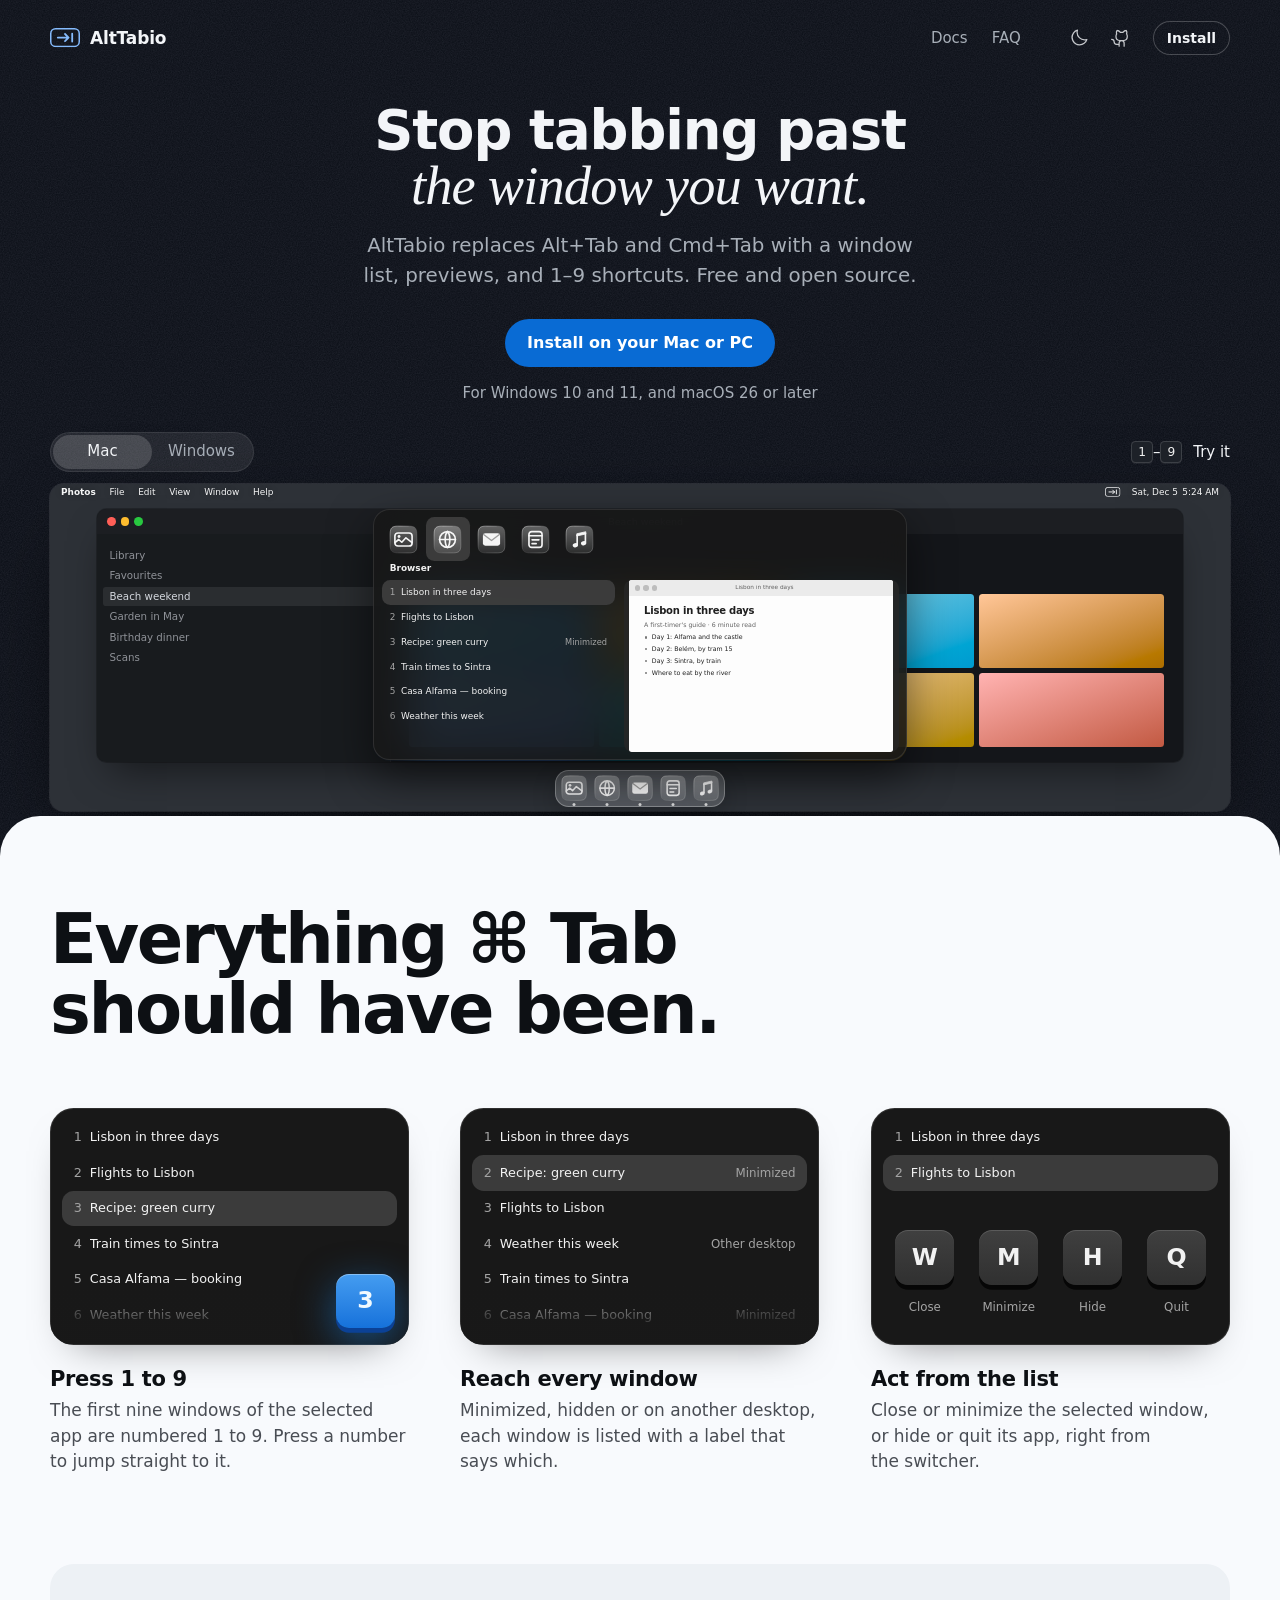
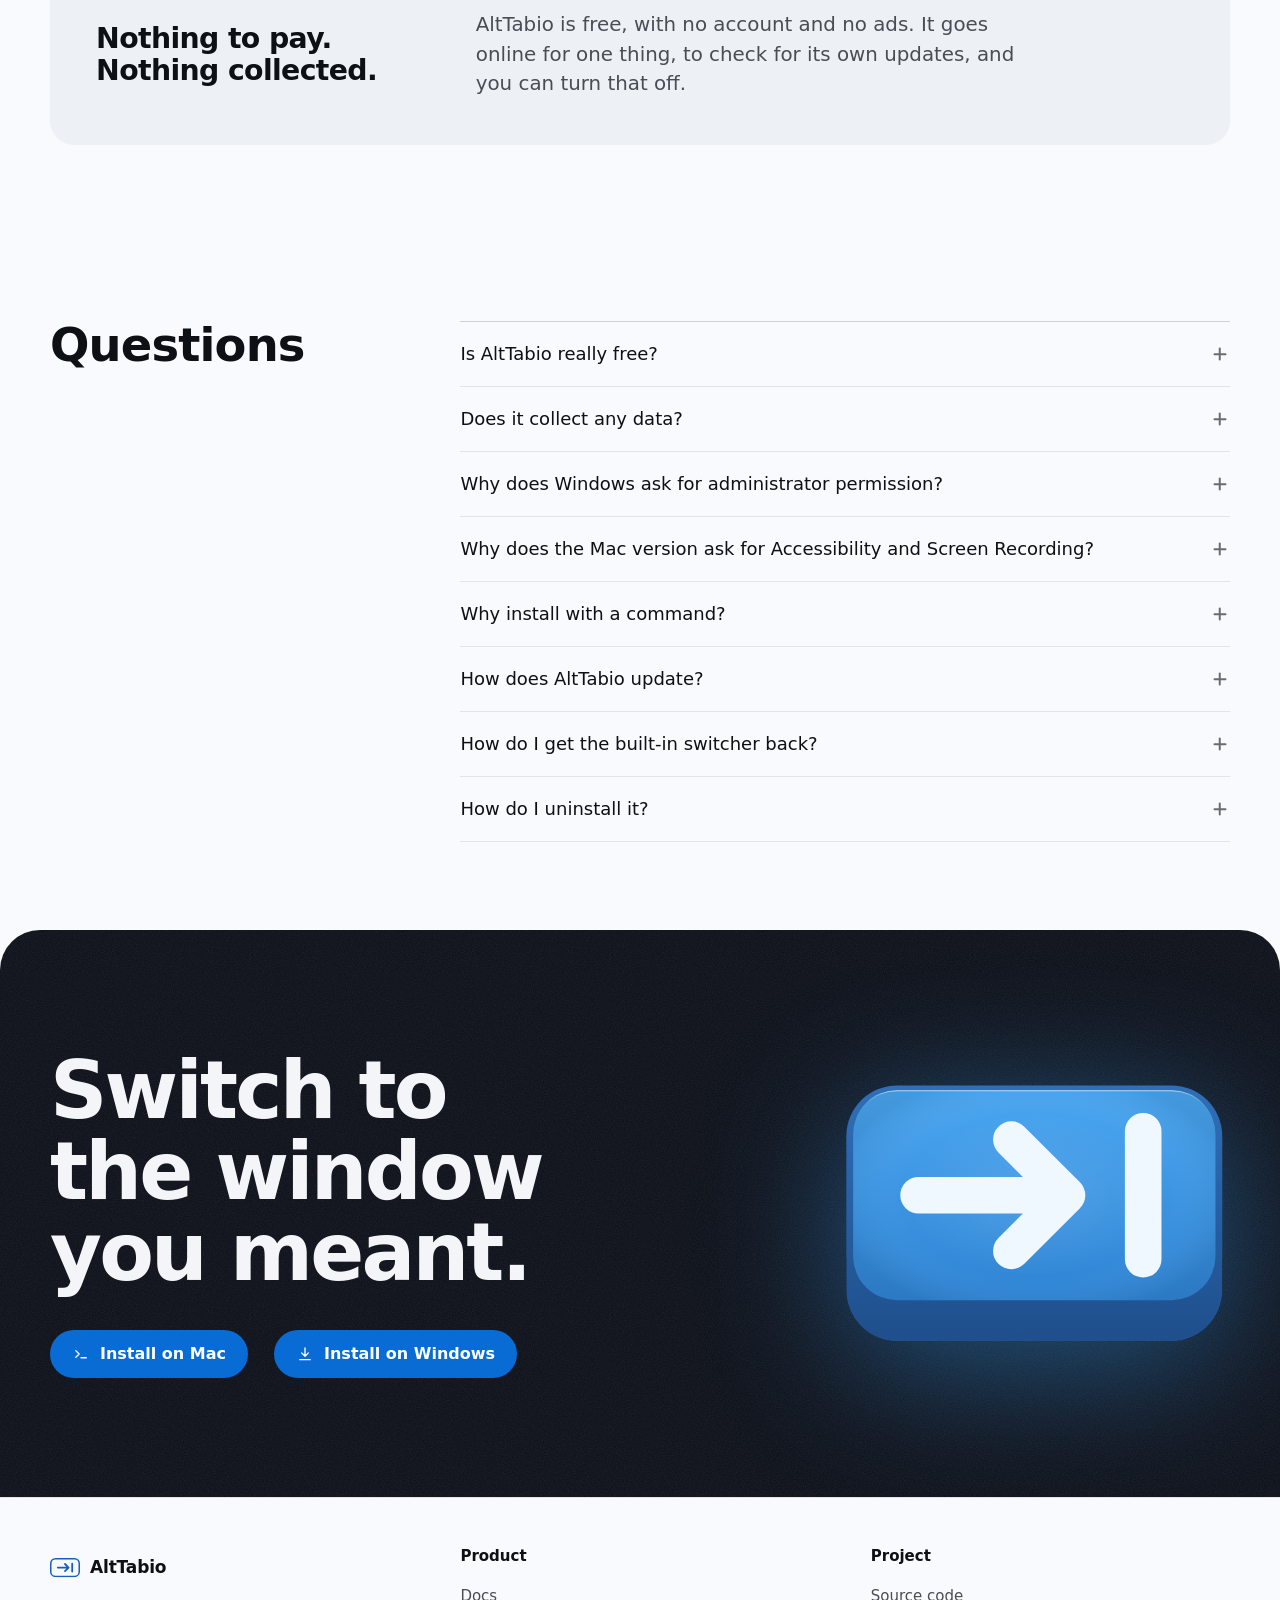
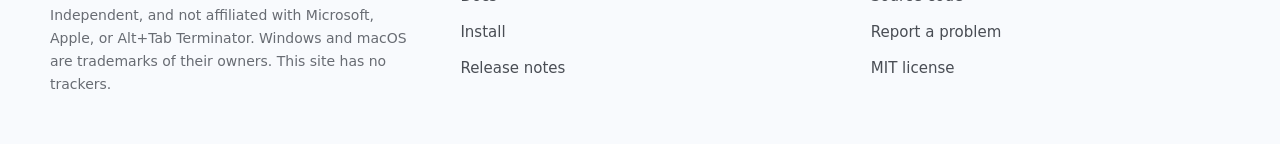
<file: docs/index.html>
<!doctype html>
<html lang="en">
<head>
<meta charset="utf-8" />
<meta name="viewport" content="width=device-width, initial-scale=1" />
<title>AltTabio: free Alt+Tab and Cmd+Tab replacement</title>
<meta name="description" content="AltTabio replaces Alt+Tab on Windows and Cmd+Tab on macOS with a window list, number-key shortcuts, and a preview. Free, open source, no telemetry." />
<meta name="application-name" content="AltTabio" />
<meta name="robots" content="index, follow, max-image-preview:large, max-snippet:-1, max-video-preview:-1" />
<meta name="theme-color" content="#090d16" media="(prefers-color-scheme: light)" />
<meta name="theme-color" content="#090d16" media="(prefers-color-scheme: dark)" />
<meta name="color-scheme" content="light dark" />
<link rel="canonical" href="https://vibeslop.github.io/AltTabio/" />
<link rel="alternate" type="text/markdown" title="AltTabio product notes" href="https://vibeslop.github.io/AltTabio/product.md" />
<link rel="alternate" type="application/atom+xml" title="AltTabio releases" href="https://github.com/vibeslop/AltTabio/releases.atom" />
<link rel="describedby" href="https://vibeslop.github.io/AltTabio/llms.txt" />
<link rel="sitemap" type="application/xml" href="https://vibeslop.github.io/AltTabio/sitemap.xml" />
<link rel="icon" href="favicon.ico" sizes="any" />
<link rel="icon" href="favicon.svg" type="image/svg+xml" />
<link rel="apple-touch-icon" href="alttabio-icon.png" />
<meta property="og:type" content="website" />
<meta property="og:site_name" content="AltTabio" />
<meta property="og:locale" content="en_US" />
<meta property="og:title" content="AltTabio: free Alt+Tab and Cmd+Tab replacement" />
<meta property="og:description" content="A window list, number-key shortcuts, and a preview. Replaces Alt+Tab on Windows and Cmd+Tab on macOS. Free and open source." />
<meta property="og:url" content="https://vibeslop.github.io/AltTabio/" />
<meta property="og:image" content="https://vibeslop.github.io/AltTabio/images/og-share.jpg" />
<meta property="og:image:type" content="image/jpeg" />
<meta property="og:image:width" content="1200" />
<meta property="og:image:height" content="630" />
<meta property="og:image:alt" content="AltTabio: Stop tabbing past the window you want. The Mac switcher open over a desktop, with numbered windows." />
<meta name="twitter:card" content="summary_large_image" />
<meta name="twitter:title" content="AltTabio: free Alt+Tab and Cmd+Tab replacement" />
<meta name="twitter:description" content="A window list, number-key shortcuts, and a preview. Replaces Alt+Tab on Windows and Cmd+Tab on macOS." />
<meta name="twitter:image" content="https://vibeslop.github.io/AltTabio/images/og-share.jpg" />
<link rel="stylesheet" href="site.css" />
<script>
(function () {
  var root = document.documentElement;
  try {
    var stored = localStorage.getItem("alttabio-theme");
    root.dataset.theme = stored === "light" || stored === "dark" ? stored
      : (matchMedia("(prefers-color-scheme: dark)").matches ? "dark" : "light");
  } catch (e) {
    root.dataset.theme = "light";
  }
  // Picks the download to lead with before the first paint. iPads report a Mac platform
  // but have touch points, and AltTabio does not run on them.
  var platform = (navigator.userAgentData && navigator.userAgentData.platform) || navigator.platform || "";
  root.dataset.os = /mac/i.test(platform) && navigator.maxTouchPoints < 2 ? "mac" : /win/i.test(platform) ? "windows" : "other";
  // The demo, and the features under it, show this system; the demo's switch changes it.
  root.dataset.demo = root.dataset.os === "windows" ? "windows" : "mac";
})();
</script>
<script src="site.js" defer></script>
<script type="application/ld+json">
{
  "@context": "https://schema.org",
  "@graph": [
    {
      "@type": "WebSite",
      "@id": "https://vibeslop.github.io/AltTabio/#website",
      "url": "https://vibeslop.github.io/AltTabio/",
      "name": "AltTabio",
      "description": "Free, open-source Alt+Tab replacement for Windows and Cmd+Tab replacement for macOS.",
      "inLanguage": "en",
      "publisher": {"@id": "https://vibeslop.github.io/AltTabio/#software"}
    },
    {
      "@type": "WebPage",
      "@id": "https://vibeslop.github.io/AltTabio/#webpage",
      "url": "https://vibeslop.github.io/AltTabio/",
      "name": "AltTabio: free Alt+Tab and Cmd+Tab replacement",
      "isPartOf": {"@id": "https://vibeslop.github.io/AltTabio/#website"},
      "about": {"@id": "https://vibeslop.github.io/AltTabio/#software"},
      "primaryImageOfPage": {"@type": "ImageObject", "url": "https://vibeslop.github.io/AltTabio/images/og-share.jpg"},
      "inLanguage": "en",
      "dateModified": "2026-11-09"
    },
    {
      "@type": "SoftwareApplication",
      "@id": "https://vibeslop.github.io/AltTabio/#software",
      "name": "AltTabio",
      "alternateName": ["Alt Tabio", "Alt-Tabio"],
      "url": "https://vibeslop.github.io/AltTabio/",
      "image": "https://vibeslop.github.io/AltTabio/alttabio-icon.png",
      "screenshot": "https://vibeslop.github.io/AltTabio/images/hero-switcher.png",
      "description": "AltTabio is a free, open-source window switcher. On Windows it replaces Alt+Tab with a list of open windows, optional number labels, a live preview, and search as you type. On macOS it replaces Cmd+Tab and lists every window of each app, including minimized windows and windows on other desktops.",
      "applicationCategory": "UtilitiesApplication",
      "applicationSubCategory": "Window switcher",
      "operatingSystem": "Windows 10, Windows 11, macOS 26",
      "softwareVersion": "1.4.1",
      "softwareRequirements": "64-bit Windows 10 or 11, or macOS 26 or later",
      "downloadUrl": "https://github.com/vibeslop/AltTabio/releases/latest",
      "installUrl": "https://vibeslop.github.io/AltTabio/#install",
      "codeRepository": "https://github.com/vibeslop/AltTabio",
      "license": "https://opensource.org/licenses/MIT",
      "isAccessibleForFree": true,
      "offers": {"@type": "Offer", "price": "0", "priceCurrency": "USD", "availability": "https://schema.org/InStock"},
      "featureList": [
        "Replaces Alt+Tab and optionally Win+Tab on Windows",
        "Replaces Cmd+Tab and optionally Option+Tab on macOS",
        "Lists every window of every app on macOS, including minimized, hidden, and other-desktop windows",
        "Live preview of the selected window",
        "Type to filter windows by title or app on Windows",
        "Number keys 1 to 9 switch to a window at once",
        "Close, minimize, hide, quit, or force-quit from the switcher",
        "No ads, no account, no telemetry",
        "Automatic updates from GitHub Releases on Windows and macOS"
      ],
      "sameAs": ["https://github.com/vibeslop/AltTabio"]
    },
    {
      "@type": "FAQPage",
      "@id": "https://vibeslop.github.io/AltTabio/#faq-schema",
      "mainEntity": [
        {"@type": "Question", "name": "Is AltTabio really free?", "acceptedAnswer": {"@type": "Answer", "text": "Yes. AltTabio is open-source software under the MIT license. No trial, no ads, no account, and no paid version."}},
        {"@type": "Question", "name": "Does it collect any data?", "acceptedAnswer": {"@type": "Answer", "text": "No. AltTabio has no tracking. It contacts GitHub only to check for and download its own updates, and those requests send nothing about your windows, what you type, or your settings. You can turn automatic updates off in Settings and still check yourself. The source code is public, so anyone can read it."}},
        {"@type": "Question", "name": "Why does Windows ask for administrator permission?", "acceptedAnswer": {"@type": "Answer", "text": "AltTabio needs it to see Alt+Tab before Windows does and to close a frozen program when you ask. Those are the only reasons."}},
        {"@type": "Question", "name": "Why does the Mac version ask for Accessibility and Screen Recording?", "acceptedAnswer": {"@type": "Answer", "text": "Accessibility lets AltTabio see Cmd+Tab before macOS does and raise, minimize, or close windows. Screen Recording is only for window previews, which are never saved or sent. AltTabio asks for it after your first Cmd+Tab, and the list still works without it."}},
        {"@type": "Question", "name": "Why install with a command?", "acceptedAnswer": {"@type": "Answer", "text": "Apple and Windows block or warn about browser downloads unless a developer pays a yearly fee, and AltTabio doesn't. The install command downloads the latest release from GitHub over HTTPS, verifies AltTabio's own signature before installing anything, puts the app in Applications or Program Files, and opens it. Every Mac release is signed with the same certificate, so macOS keeps your permissions across updates. It takes a minute. On a Mac, press Cmd+Space, type Terminal, and press Return. On Windows, press Start, type PowerShell, and press Enter. Then paste the command and press Return or Enter. Prefer not to run a command? You can download and verify it by hand on a Mac or on Windows."}},
        {"@type": "Question", "name": "How does AltTabio update?", "acceptedAnswer": {"@type": "Answer", "text": "AltTabio checks GitHub once a day, installs newer releases automatically, and restarts while your computer is idle. You don't need to run the install command again. You can turn automatic updates off in Settings and check from the tray or menu bar icon instead."}},
        {"@type": "Question", "name": "How do I get the built-in switcher back?", "acceptedAnswer": {"@type": "Answer", "text": "On Windows, right-click the AltTabio tray icon and choose Exit, or turn off Replace Alt+Tab or Replace Win+Tab in Settings. On a Mac, quit AltTabio from its menu bar icon, or turn off replacing Cmd+Tab in Settings."}},
        {"@type": "Question", "name": "How do I uninstall it?", "acceptedAnswer": {"@type": "Answer", "text": "On Windows, turn off Start at sign-in if you enabled it, exit from the tray icon, and delete its folder (C:\\Program Files\\AltTabio by default). On a Mac, turn off Launch at login, quit AltTabio, delete AltTabio.app, and remove its settings and permissions. The docs have the command for that."}}
      ]
    }
  ]
}
</script>
</head>
<body>
<a class="skip" href="#main">Skip to content</a>

<svg width="0" height="0" style="position:absolute" aria-hidden="true">
  <symbol id="mark" viewBox="0 0 25 16">
    <rect x=".625" y=".625" width="23.75" height="14.75" rx="4" fill="none" stroke="currentColor" stroke-width="1.25"/>
    <path d="M6.5 8H15.5M12.5 5L15.5 8L12.5 11M18.5 4.75V11.25" fill="none" stroke="currentColor" stroke-width="1.5" stroke-linecap="round" stroke-linejoin="round"/>
  </symbol>
  <symbol id="i-download" viewBox="0 0 24 24"><g fill="none" stroke="currentColor" stroke-width="1.8" stroke-linecap="round" stroke-linejoin="round"><path d="M12 4v11M7.5 10.5L12 15l4.5-4.5M5 19.5h14"/></g></symbol>
  <symbol id="i-github" viewBox="0 0 256 256"><path fill="currentColor" d="M208.31,75.68A59.78,59.78,0,0,0,202.93,28,8,8,0,0,0,196,24a59.75,59.75,0,0,0-48,24H124A59.75,59.75,0,0,0,76,24a8,8,0,0,0-6.93,4,59.78,59.78,0,0,0-5.38,47.68A58.14,58.14,0,0,0,56,104v8a56.06,56.06,0,0,0,48.44,55.47A39.8,39.8,0,0,0,96,192v8H72a24,24,0,0,1-24-24A40,40,0,0,0,8,136a8,8,0,0,0,0,16,24,24,0,0,1,24,24,40,40,0,0,0,40,40H96v16a8,8,0,0,0,16,0V192a24,24,0,0,1,48,0v40a8,8,0,0,0,16,0V192a39.8,39.8,0,0,0-8.44-24.53A56.06,56.06,0,0,0,216,112v-8A58.14,58.14,0,0,0,208.31,75.68ZM200,112a40,40,0,0,1-40,40H112a40,40,0,0,1-40-40v-8a41.74,41.74,0,0,1,6.9-22.48A8,8,0,0,0,80,73.83a43.81,43.81,0,0,1,.79-33.58,43.88,43.88,0,0,1,32.32,20.06A8,8,0,0,0,119.82,64h32.35a8,8,0,0,0,6.74-3.69,43.87,43.87,0,0,1,32.32-20.06A43.81,43.81,0,0,1,192,73.83a8.09,8.09,0,0,0,1,7.65A41.72,41.72,0,0,1,200,104Z"/></symbol>
  <symbol id="i-sun" viewBox="0 0 256 256"><path fill="currentColor" d="M120,40V16a8,8,0,0,1,16,0V40a8,8,0,0,1-16,0Zm72,88a64,64,0,1,1-64-64A64.07,64.07,0,0,1,192,128Zm-16,0a48,48,0,1,0-48,48A48.05,48.05,0,0,0,176,128ZM58.34,69.66A8,8,0,0,0,69.66,58.34l-16-16A8,8,0,0,0,42.34,53.66Zm0,116.68-16,16a8,8,0,0,0,11.32,11.32l16-16a8,8,0,0,0-11.32-11.32ZM192,72a8,8,0,0,0,5.66-2.34l16-16a8,8,0,0,0-11.32-11.32l-16,16A8,8,0,0,0,192,72Zm5.66,114.34a8,8,0,0,0-11.32,11.32l16,16a8,8,0,0,0,11.32-11.32ZM48,128a8,8,0,0,0-8-8H16a8,8,0,0,0,0,16H40A8,8,0,0,0,48,128Zm80,80a8,8,0,0,0-8,8v24a8,8,0,0,0,16,0V216A8,8,0,0,0,128,208Zm112-88H216a8,8,0,0,0,0,16h24a8,8,0,0,0,0-16Z"/></symbol>
<symbol id="i-moon" viewBox="0 0 256 256"><path fill="currentColor" d="M233.54,142.23a8,8,0,0,0-8-2,88.08,88.08,0,0,1-109.8-109.8,8,8,0,0,0-10-10,104.84,104.84,0,0,0-52.91,37A104,104,0,0,0,136,224a103.09,103.09,0,0,0,62.52-20.88,104.84,104.84,0,0,0,37-52.91A8,8,0,0,0,233.54,142.23ZM188.9,190.34A88,88,0,0,1,65.66,67.11a89,89,0,0,1,31.4-26A106,106,0,0,0,96,56,104.11,104.11,0,0,0,200,160a106,106,0,0,0,14.92-1.06A89,89,0,0,1,188.9,190.34Z"/></symbol>
  <symbol id="i-arrow" viewBox="0 0 24 24"><g fill="none" stroke="currentColor" stroke-width="1.8" stroke-linecap="round" stroke-linejoin="round"><path d="M5 12h14M13 6l6 6-6 6"/></g></symbol>
  <symbol id="i-copy" viewBox="0 0 24 24"><g fill="none" stroke="currentColor" stroke-width="1.7" stroke-linecap="round" stroke-linejoin="round"><rect x="8.5" y="8.5" width="11.5" height="11.5" rx="2.5"/><path d="M15.5 8.5V6.5a2.5 2.5 0 0 0-2.5-2.5H6.5A2.5 2.5 0 0 0 4 6.5V13a2.5 2.5 0 0 0 2.5 2.5h2"/></g></symbol>
  <symbol id="i-check" viewBox="0 0 24 24"><g fill="none" stroke="currentColor" stroke-width="1.9" stroke-linecap="round" stroke-linejoin="round"><path d="M5 12.5l4.5 4.5L19 7.5"/></g></symbol>
  <symbol id="i-terminal" viewBox="0 0 24 24"><g fill="none" stroke="currentColor" stroke-width="1.8" stroke-linecap="round" stroke-linejoin="round"><path d="M5 7.5l4.5 4.5L5 16.5M12 17h7"/></g></symbol>
</svg>

<header class="stage">
  <nav class="wrap nav" aria-label="Site">
    <a class="brand" href="./" aria-label="AltTabio home">
      <svg class="mark" viewBox="0 0 25 16" aria-hidden="true"><use href="#mark"/></svg>
      <span>AltTabio</span>
    </a>
    <div class="navlinks">
      <a href="docs/">Docs</a>
      <a href="#faq">FAQ</a>
    </div>
    <div class="nav-tools">
      <button class="icon-btn" id="theme-btn" type="button" aria-label="Use the dark appearance">
        <svg viewBox="0 0 256 256" aria-hidden="true"><use href="#i-moon"/></svg>
      </button>
      <a class="icon-btn nav-github" href="https://github.com/vibeslop/AltTabio" aria-label="AltTabio on GitHub">
        <svg viewBox="0 0 256 256" aria-hidden="true"><use href="#i-github"/></svg>
      </a>
      <a class="btn btn-sm btn-quiet nav-cta" href="#install">Install</a>
    </div>
  </nav>
</header>

<main id="main">
  <section class="stage hero" aria-labelledby="hero-title">
    <div class="wrap hero-copy">
      <h1 id="hero-title">Stop tabbing past <em>the window you want.</em></h1>
      <p class="sub">AltTabio replaces Alt+Tab and Cmd+Tab with a window list, previews, and 1–9 shortcuts. Free and open&nbsp;source.</p>
      <div class="hero-get">
        <div class="get-mac">
          <div class="cmd hero-cmd">
            <span class="p" aria-hidden="true">$</span>
            <code id="hero-install-cmd">curl -fsSL https://vibeslop.github.io/AltTabio/install.sh | sh</code>
            <button class="icon-btn copy-btn" type="button" data-copy="hero-install-cmd" aria-label="Copy the install command">
              <svg class="i-copy" viewBox="0 0 24 24" aria-hidden="true"><use href="#i-copy"/></svg>
              <svg class="i-check" viewBox="0 0 24 24" aria-hidden="true"><use href="#i-check"/></svg>
              <span aria-hidden="true">Copy</span>
            </button>
            <span class="sr-only copy-status" aria-live="polite"></span>
          </div>
          <p class="hero-meta">Paste into Terminal and press Return · macOS 26 or later · <a href="#faq-terminal">Why a command?</a></p>
        </div>
        <div class="get-win">
          <div class="cmd hero-cmd">
            <span class="p" aria-hidden="true">&gt;</span>
            <code id="hero-install-cmd-win">irm https://vibeslop.github.io/AltTabio/install.ps1 | iex</code>
            <button class="icon-btn copy-btn" type="button" data-copy="hero-install-cmd-win" aria-label="Copy the install command">
              <svg class="i-copy" viewBox="0 0 24 24" aria-hidden="true"><use href="#i-copy"/></svg>
              <svg class="i-check" viewBox="0 0 24 24" aria-hidden="true"><use href="#i-check"/></svg>
              <span aria-hidden="true">Copy</span>
            </button>
            <span class="sr-only copy-status" aria-live="polite"></span>
          </div>
          <p class="hero-meta">Paste into PowerShell and press Enter · Windows 10 and 11 · <a href="#faq-terminal">Why a command?</a></p>
        </div>
        <div class="get-other">
          <div class="cta"><a class="btn only-other" href="#install">Install on your Mac or PC</a></div>
          <p class="hero-meta">For Windows 10 and 11, and macOS 26 or later</p>
        </div>
      </div>
    </div>

    <div class="wrap demo" id="demo">
      <div class="demo-bar">
        <div class="seg" role="group" aria-label="Show the switcher for">
          <button type="button" data-os-pick="mac" aria-pressed="true">Mac</button>
          <button type="button" data-os-pick="windows" aria-pressed="false">Windows</button>
        </div>
        <p class="demo-keys" id="demo-keys"><span class="on-keys"><kbd data-k="digit">1</kbd>–<kbd data-k="digit">9</kbd> Try it</span><span class="on-touch">Tap a window</span></p>
      </div>
      <div class="desk" data-mode="mac">
        <div class="desk-front" aria-hidden="true"></div>
        <div class="sw" tabindex="0" role="group" aria-roledescription="switcher demo" aria-label="Try the switcher" aria-describedby="demo-keys"></div>
        <button class="reopen" type="button" hidden>Show the switcher again</button>
        <noscript><img class="desk-fallback" src="images/windows-zed.png" width="1600" height="847" alt="AltTabio on Windows 11: four numbered windows beside a live preview of its source in Zed." /></noscript>
      </div>
      <p class="sr-only" aria-live="polite" id="demo-status"></p>
    </div>
  </section>

  <section id="features" class="sheet-up" aria-labelledby="features-title">
    <div class="wrap">
      <h2 id="features-title" class="display">Everything <span class="say-win">Alt+Tab</span><span class="say-mac">⌘&nbsp;Tab</span> should have been.</h2>
      <!-- Each feature is a piece of the panel, drawn with the demo's styles. site.js adds the
           Windows icons and lets the first piece answer to the pointer and the number keys. -->
      <ul class="feats">
        <li>
          <div class="for-win" data-mode="windows">
            <div class="sw fx fx-more fx-pick" aria-hidden="true">
              <div class="fx-rows">
                <div class="row"><span class="n">1</span><span class="ic" data-ic="photos"></span><span class="t">Beach weekend<small>Photos</small></span></div>
                <div class="row"><span class="n">2</span><span class="ic" data-ic="web"></span><span class="t">Lisbon in three days<small>Browser</small></span></div>
                <div class="row" aria-current="true"><span class="n">3</span><span class="ic" data-ic="mail"></span><span class="t">Inbox<small>Mail</small></span></div>
                <div class="row"><span class="n">4</span><span class="ic" data-ic="notes"></span><span class="t">Packing for Lisbon<small>Notes</small></span></div>
                <div class="row"><span class="n">5</span><span class="ic" data-ic="music"></span><span class="t">Morning<small>Music</small></span></div>
              </div>
              <span class="fx-key lit">3</span>
            </div>
            <h3>Press 1 to 9</h3><p>Keys 1 to 9 jump straight to the first nine windows, without stepping through the list.</p></div>
          <div class="for-mac" data-mode="mac">
            <div class="sw fx fx-more fx-pick" aria-hidden="true">
              <div class="fx-rows">
                <div class="row"><span class="n">1</span><span class="t">Lisbon in three days</span></div>
                <div class="row"><span class="n">2</span><span class="t">Flights to Lisbon</span></div>
                <div class="row" aria-current="true"><span class="n">3</span><span class="t">Recipe: green curry</span></div>
                <div class="row"><span class="n">4</span><span class="t">Train times to Sintra</span></div>
                <div class="row"><span class="n">5</span><span class="t">Casa Alfama — booking</span></div>
                <div class="row"><span class="n">6</span><span class="t">Weather this week</span></div>              </div>
              <span class="fx-key lit">3</span>
            </div>
            <h3>Press 1 to 9</h3><p>The first nine windows of the selected app are numbered 1 to 9. Press a number to jump straight to it.</p></div>
        </li>
        <li>
          <div class="for-win" data-mode="windows">
            <div class="sw fx" aria-hidden="true">
              <div class="fx-rows">
                <div class="row" aria-current="true"><span class="ic" data-ic="web"></span><span class="t">Lisbon in three days<small>Browser</small></span></div>
                <div class="row"><span class="ic" data-ic="web"></span><span class="t">Flights to Lisbon<small>Browser</small></span></div>
                <div class="row"><span class="ic" data-ic="notes"></span><span class="t">Packing for Lisbon<small>Notes</small></span></div>
              </div>
              <div class="fx-find"><svg viewBox="0 0 24 24"><circle cx="10.5" cy="10.5" r="6" fill="none" stroke="currentColor" stroke-width="1.8"/><path d="M15 15l5 5" stroke="currentColor" stroke-width="1.8" stroke-linecap="round"/></svg><span>lisbon</span></div>
            </div>
            <h3>Type to find</h3><p>Hold Alt and type. The list narrows by title, app or number.</p></div>
          <div class="for-mac" data-mode="mac">
            <div class="sw fx fx-more" aria-hidden="true">
              <div class="fx-rows">
                <div class="row"><span class="n">1</span><span class="t">Lisbon in three days</span></div>
                <div class="row" aria-current="true"><span class="n">2</span><span class="t">Recipe: green curry</span><span class="s">Minimized</span></div>
                <div class="row"><span class="n">3</span><span class="t">Flights to Lisbon</span></div>
                <div class="row"><span class="n">4</span><span class="t">Weather this week</span><span class="s">Other desktop</span></div>
                <div class="row"><span class="n">5</span><span class="t">Train times to Sintra</span></div>
                <div class="row"><span class="n">6</span><span class="t">Casa Alfama — booking</span><span class="s">Minimized</span></div>              </div>
            </div>
            <h3>Reach every window</h3><p>Minimized, hidden or on another desktop, each window is listed with a label that says which.</p></div>
        </li>
        <li>
          <div class="for-win" data-mode="windows">
            <div class="sw fx" aria-hidden="true">
              <div class="fx-rows">
                <div class="row"><span class="n">1</span><span class="ic" data-ic="photos"></span><span class="t">Beach weekend<small>Photos</small></span></div>
                <div class="row" aria-current="true"><span class="n">2</span><span class="ic" data-ic="web"></span><span class="t">Lisbon in three days<small>Browser</small></span></div>
              </div>
              <div class="fx-acts"><span class="fx-act"><span class="fx-key">F4</span><small>Close</small></span><span class="fx-act"><span class="fx-key">F5</span><small>Minimize</small></span><span class="fx-act"><span class="fx-key">F6</span><small>Maximize</small></span><span class="fx-act"><span class="fx-key">F8</span><small>Terminate</small></span></div>
            </div>
            <h3>Act from the list</h3><p>Close, minimize, or maximize a window, or terminate its app, without leaving the switcher.</p></div>
          <div class="for-mac" data-mode="mac">
            <div class="sw fx" aria-hidden="true">
              <div class="fx-rows">
                <div class="row"><span class="n">1</span><span class="t">Lisbon in three days</span></div>
                <div class="row" aria-current="true"><span class="n">2</span><span class="t">Flights to Lisbon</span></div>
              </div>
              <div class="fx-acts"><span class="fx-act"><span class="fx-key">W</span><small>Close</small></span><span class="fx-act"><span class="fx-key">M</span><small>Minimize</small></span><span class="fx-act"><span class="fx-key">H</span><small>Hide</small></span><span class="fx-act"><span class="fx-key">Q</span><small>Quit</small></span></div>
            </div>
            <h3>Act from the list</h3><p>Close or minimize the selected window, or hide or quit its app, right from the switcher.</p></div>
        </li>
      </ul>
      <div id="about" class="pledge thirds">
        <h2>Nothing to pay. Nothing collected.</h2>
        <p>AltTabio is free, with no account and no ads. It goes online for one thing, to check for its own updates, and you can turn that off.</p>
      </div>
    </div>
  </section>

  <section id="faq" aria-labelledby="faq-title">
    <div class="wrap thirds">
      <div class="head">
        <h2 id="faq-title">Questions</h2>
      </div>
      <div class="faq">
        <details>
          <summary>Is AltTabio really free?<span class="plus" aria-hidden="true"></span></summary>
          <div class="ans"><p>Yes. AltTabio is open-source software under the MIT license. No trial, no ads, no account, and no paid version.</p></div>
        </details>
        <details>
          <summary>Does it collect any data?<span class="plus" aria-hidden="true"></span></summary>
          <div class="ans"><p>No. AltTabio has no tracking. It contacts GitHub only to check for and download its own updates, and those requests send nothing about your windows, what you type, or your settings. You can turn automatic updates off in Settings and still check yourself. The <a href="https://github.com/vibeslop/AltTabio">source code</a> is public, so anyone can read it.</p></div>
        </details>
        <details>
          <summary>Why does Windows ask for administrator permission?<span class="plus" aria-hidden="true"></span></summary>
          <div class="ans"><p>AltTabio needs it to see Alt+Tab before Windows does and to close a frozen program when you ask. Those are the only reasons.</p></div>
        </details>
        <details>
          <summary>Why does the Mac version ask for Accessibility and Screen Recording?<span class="plus" aria-hidden="true"></span></summary>
          <div class="ans"><p>Accessibility lets AltTabio see Cmd+Tab before macOS does and raise, minimize, or close windows. Screen Recording is only for window previews, which are never saved or sent. AltTabio asks for it after your first Cmd+Tab, and the list still works without it.</p></div>
        </details>
        <details id="faq-terminal">
          <summary>Why install with a command?<span class="plus" aria-hidden="true"></span></summary>
          <div class="ans"><p>Apple and Windows block or warn about browser downloads unless a developer pays a yearly fee, and AltTabio doesn't. The install command downloads the latest release from GitHub over HTTPS, verifies AltTabio's own signature before installing anything, puts the app in Applications or Program Files, and opens it. Every Mac release is signed with the same certificate, so macOS keeps your permissions across updates.</p><p>It takes a minute. On a Mac, press Cmd+Space, type Terminal, and press Return. On Windows, press Start, type PowerShell, and press Enter. Then paste the command and press Return or Enter.</p><p>Prefer not to run a command? You can download and verify it by hand on a <a href="docs/#manual-mac">Mac</a> or on <a href="docs/#download-windows">Windows</a>.</p></div>
        </details>
        <details>
          <summary>How does AltTabio update?<span class="plus" aria-hidden="true"></span></summary>
          <div class="ans"><p>AltTabio checks GitHub once a day, installs newer releases automatically, and restarts while your computer is idle. You don't need to run the install command again. You can turn automatic updates off in Settings and check from the tray or menu bar icon instead.</p></div>
        </details>
        <details>
          <summary>How do I get the built-in switcher back?<span class="plus" aria-hidden="true"></span></summary>
          <div class="ans"><p>On Windows, right-click the AltTabio tray icon and choose Exit, or turn off Replace Alt+Tab or Replace Win+Tab in Settings.</p><p>On a Mac, quit AltTabio from its menu bar icon, or turn off replacing Cmd+Tab in Settings.</p></div>
        </details>
        <details>
          <summary>How do I uninstall it?<span class="plus" aria-hidden="true"></span></summary>
          <div class="ans"><p>On Windows, turn off Start at sign-in if you enabled it, exit from the tray icon, and delete its folder (<code class="inline">C:\Program Files\AltTabio</code> by default).</p><p>On a Mac, turn off Launch at login, quit AltTabio, delete <code class="inline">AltTabio.app</code>, and remove its settings and permissions. The <a href="docs/#uninstall">docs</a> have the command for that.</p></div>
        </details>
      </div>
    </div>
  </section>

  <section class="stage closing sheet-up" id="install" aria-labelledby="closing-title">
    <div class="wrap closing-grid">
      <div>
      <h2 id="closing-title" class="display">Switch to the window you meant.</h2>
      <div class="cmd closing-cmd only-mac">
        <span class="p" aria-hidden="true">$</span>
        <code id="closing-install-cmd">curl -fsSL https://vibeslop.github.io/AltTabio/install.sh | sh</code>
        <button class="icon-btn copy-btn" type="button" data-copy="closing-install-cmd" aria-label="Copy the install command">
          <svg class="i-copy" viewBox="0 0 24 24" aria-hidden="true"><use href="#i-copy"/></svg>
          <svg class="i-check" viewBox="0 0 24 24" aria-hidden="true"><use href="#i-check"/></svg>
          <span aria-hidden="true">Copy</span>
        </button>
        <span class="sr-only copy-status" aria-live="polite"></span>
      </div>
      <p class="hero-meta only-mac">Open Terminal, paste it and press Return.</p>
      <div class="cmd closing-cmd only-win">
        <span class="p" aria-hidden="true">&gt;</span>
        <code id="closing-install-cmd-win">irm https://vibeslop.github.io/AltTabio/install.ps1 | iex</code>
        <button class="icon-btn copy-btn" type="button" data-copy="closing-install-cmd-win" aria-label="Copy the install command">
          <svg class="i-copy" viewBox="0 0 24 24" aria-hidden="true"><use href="#i-copy"/></svg>
          <svg class="i-check" viewBox="0 0 24 24" aria-hidden="true"><use href="#i-check"/></svg>
          <span aria-hidden="true">Copy</span>
        </button>
        <span class="sr-only copy-status" aria-live="polite"></span>
      </div>
      <p class="hero-meta only-win">Open PowerShell, paste it and press Enter.</p>
      <div class="cta">
        <a class="btn only-mac" href="docs/#install-mac"><svg viewBox="0 0 24 24" aria-hidden="true"><use href="#i-terminal"/></svg>Install on Mac</a>
        <a class="btn only-win" href="docs/#install-windows"><svg viewBox="0 0 24 24" aria-hidden="true"><use href="#i-download"/></svg>Install on Windows</a>
        <a class="link only-mac" href="docs/#install-windows">Also for Windows <svg viewBox="0 0 24 24" aria-hidden="true"><use href="#i-arrow"/></svg></a>
        <a class="link only-win" href="docs/#install-mac">Also for Mac <svg viewBox="0 0 24 24" aria-hidden="true"><use href="#i-arrow"/></svg></a>
      </div>
      </div>
      <!-- The app's icon, as key_svg() in scripts/build-icons.py draws it, with its colours as
           custom properties: pressing it steps through the app's own icon colours. -->
      <button class="closing-key" type="button" aria-label="Change the key's colour">
        <svg viewBox="112 108 800 800" aria-hidden="true">
          <defs>
            <linearGradient id="key-skirt" x1="0" y1="246" x2="0" y2="770" gradientUnits="userSpaceOnUse"><stop offset="0" style="stop-color: var(--key-skirt-top)"/><stop offset="1" style="stop-color: var(--key-skirt-bottom)"/></linearGradient>
            <linearGradient id="key-face" x1="0" y1="256" x2="0" y2="686" gradientUnits="userSpaceOnUse"><stop offset="0" style="stop-color: var(--key-face-top)"/><stop offset="1" style="stop-color: var(--key-face-bottom)"/></linearGradient>
            <radialGradient id="key-dish" cx="512" cy="471" r="415.52" gradientUnits="userSpaceOnUse" gradientTransform="translate(0 471) scale(1 .62) translate(0 -471)"><stop offset="0" stop-color="#fff" stop-opacity=".10"/><stop offset=".65" stop-color="#fff" stop-opacity="0"/><stop offset="1" stop-color="#000" stop-opacity=".08"/></radialGradient>
            <linearGradient id="key-sheen" x1="141" y1="0" x2="883" y2="0" gradientUnits="userSpaceOnUse"><stop offset="0" stop-color="#fff" stop-opacity="0"/><stop offset=".12" stop-color="#fff" stop-opacity=".6"/><stop offset=".88" stop-color="#fff" stop-opacity=".6"/><stop offset="1" stop-color="#fff" stop-opacity="0"/></linearGradient>
            <mask id="key-top-edge" maskUnits="userSpaceOnUse" x="-100" y="-100" width="1300" height="1300"><g fill="#fff"><rect x="141" y="256" width="742" height="430" rx="90"/></g><g fill="#000"><rect x="141" y="258" width="742" height="430" rx="90"/></g></mask>
            <clipPath id="key-face-clip"><rect x="141" y="256" width="742" height="430" rx="90"/></clipPath>
            <!-- The key's foot stays where it is while the cap sinks into it; above it the cap is free. -->
            <clipPath id="key-foot"><rect x="0" y="0" width="1024" height="600"/><rect x="127" y="246" width="770" height="524" rx="104"/></clipPath>
          </defs>
          <g clip-path="url(#key-foot)">
            <g class="key-cap">
              <rect x="127" y="246" width="770" height="524" rx="104" fill="url(#key-skirt)"/>
              <rect x="141" y="256" width="742" height="430" rx="90" fill="url(#key-face)"/>
              <rect x="141" y="256" width="742" height="430" rx="90" fill="url(#key-dish)"/>
              <g mask="url(#key-top-edge)"><rect x="-100" y="-100" width="1300" height="1300" fill="url(#key-sheen)"/></g>
              <g clip-path="url(#key-face-clip)"><path class="key-legend" d="M275 471H579M465 357L579 471L465 585M735 340V602" fill="none" stroke-width="75" stroke-linecap="round" stroke-linejoin="round"/></g>
            </g>
          </g>
          <rect class="key-ring" x="115" y="234" width="794" height="548" rx="116" fill="none" stroke-width="8"/>
        </svg>
      </button>
      <span class="sr-only" id="key-colour" aria-live="polite"></span>
    </div>
  </section>

</main>

<footer>
  <div class="wrap foot thirds">
    <div>
      <a class="brand" href="./">
        <svg class="mark" viewBox="0 0 25 16" aria-hidden="true"><use href="#mark"/></svg>
        <span>AltTabio</span>
      </a>
      <p class="colophon">Independent, and not affiliated with Microsoft, Apple, or Alt+Tab Terminator. Windows and macOS are trademarks of their owners. This site has no trackers.</p>
    </div>
    <nav aria-labelledby="foot-product">
      <h2 id="foot-product">Product</h2>
      <ul>
        <li><a href="docs/">Docs</a></li>
        <li><a href="#install">Install</a></li>
        <li><a href="https://github.com/vibeslop/AltTabio/releases">Release notes</a></li>
      </ul>
    </nav>
    <nav aria-labelledby="foot-project">
      <h2 id="foot-project">Project</h2>
      <ul>
        <li><a href="https://github.com/vibeslop/AltTabio">Source code</a></li>
        <li><a href="https://github.com/vibeslop/AltTabio/issues">Report a problem</a></li>
        <li><a href="https://github.com/vibeslop/AltTabio/blob/main/LICENSE">MIT license</a></li>
      </ul>
    </nav>
  </div>
</footer>

</body>
</html>
</file>
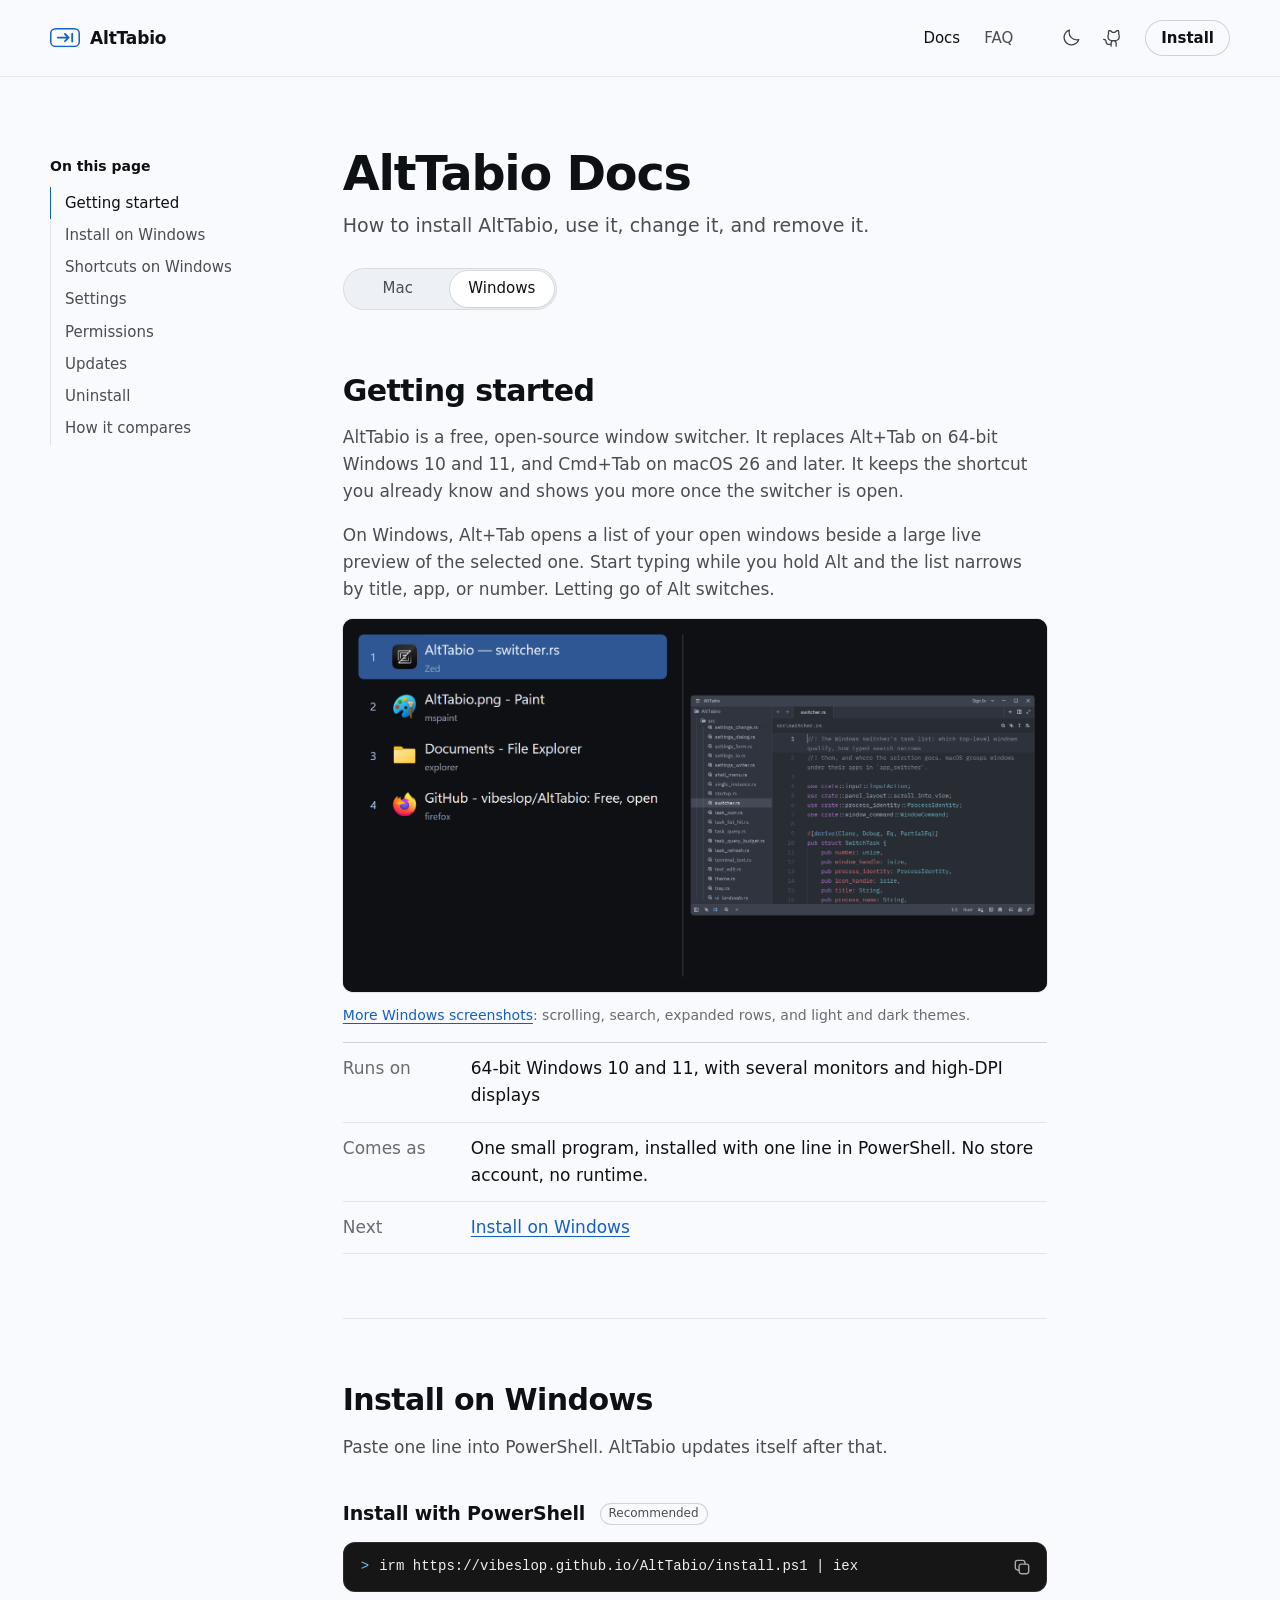
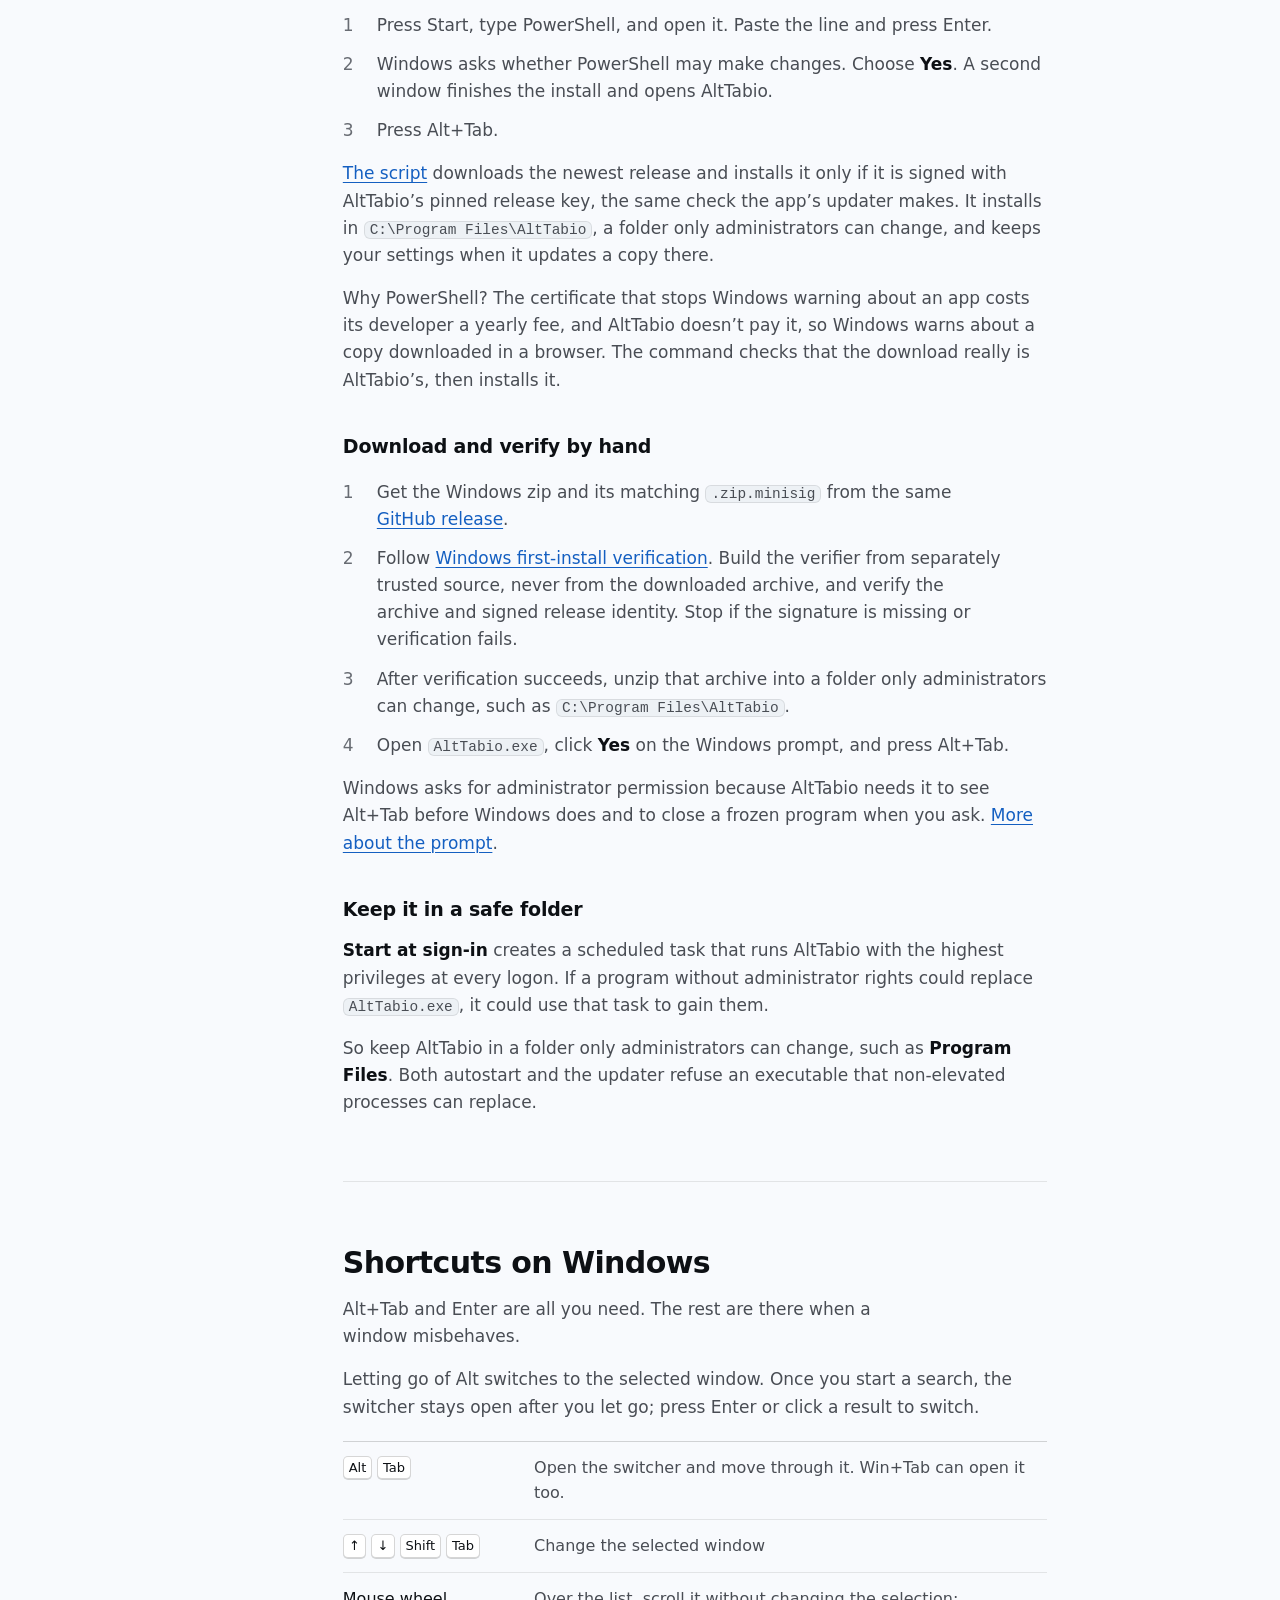
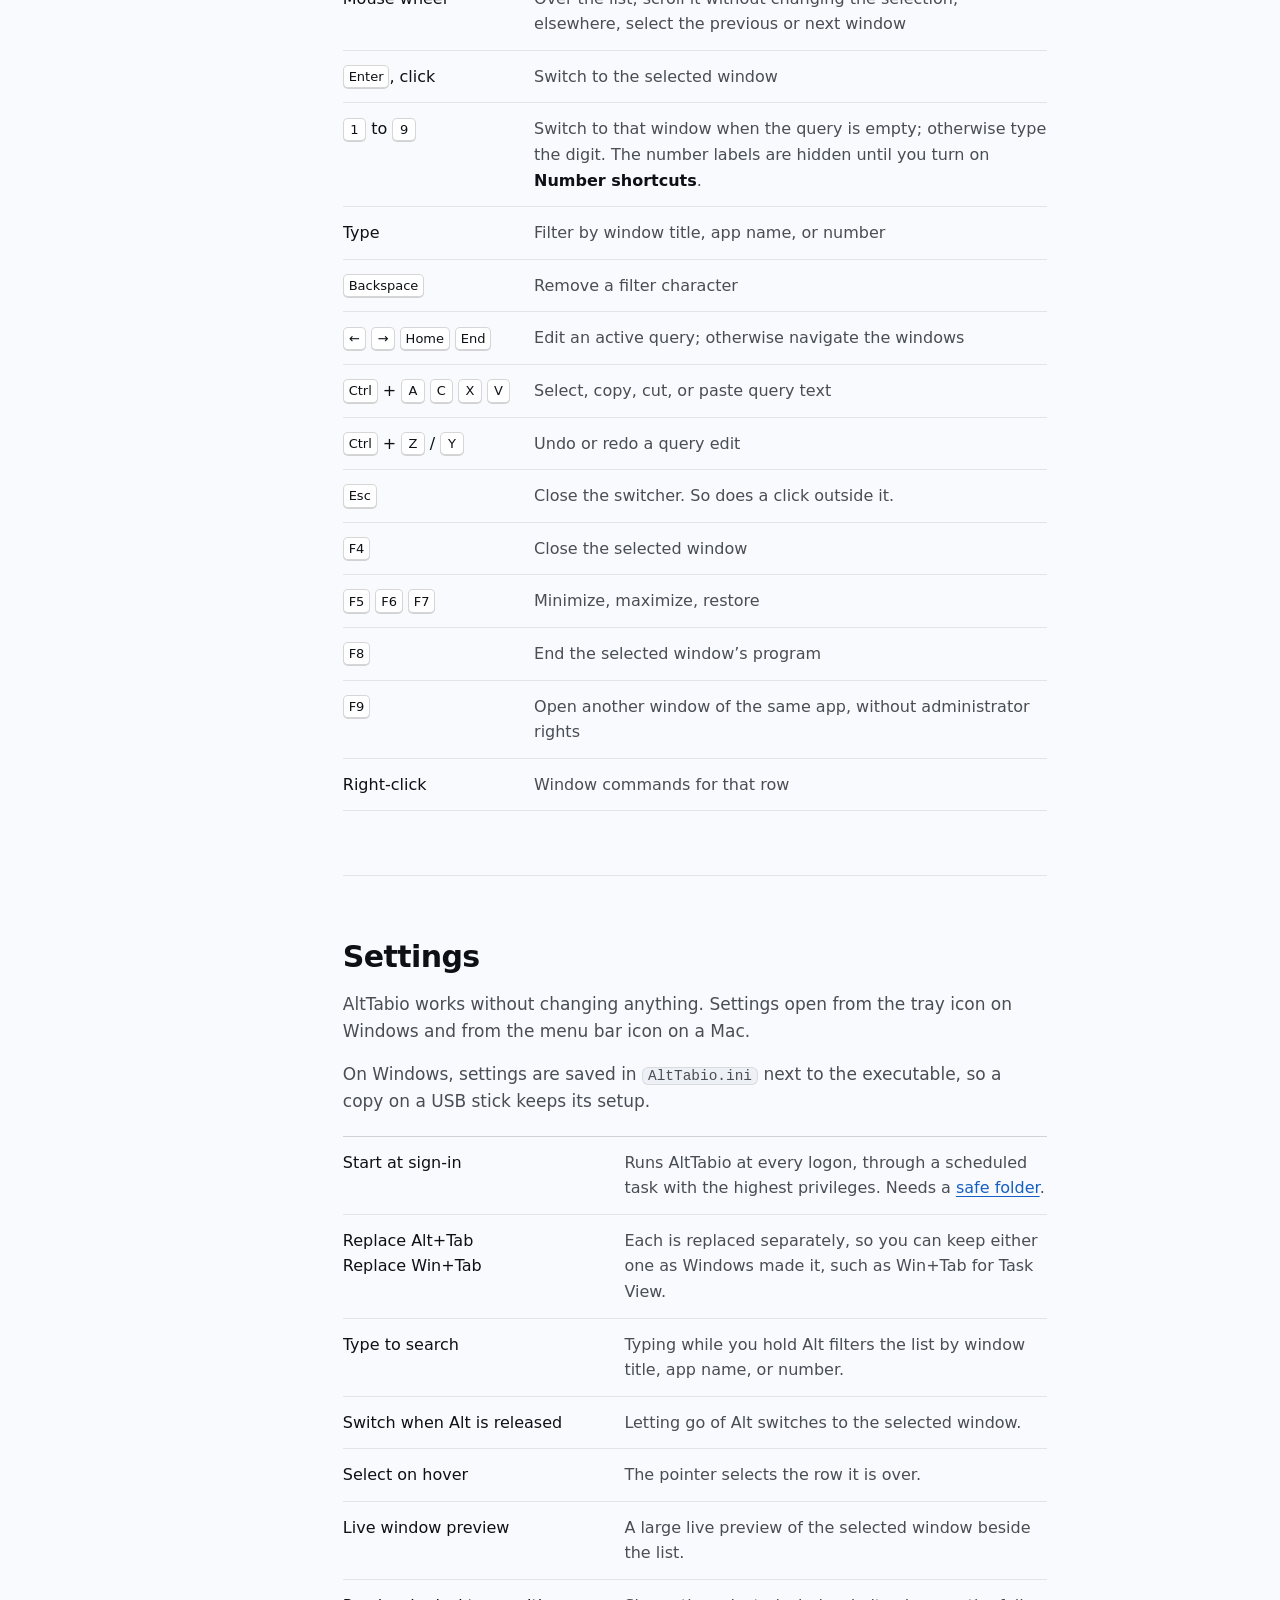
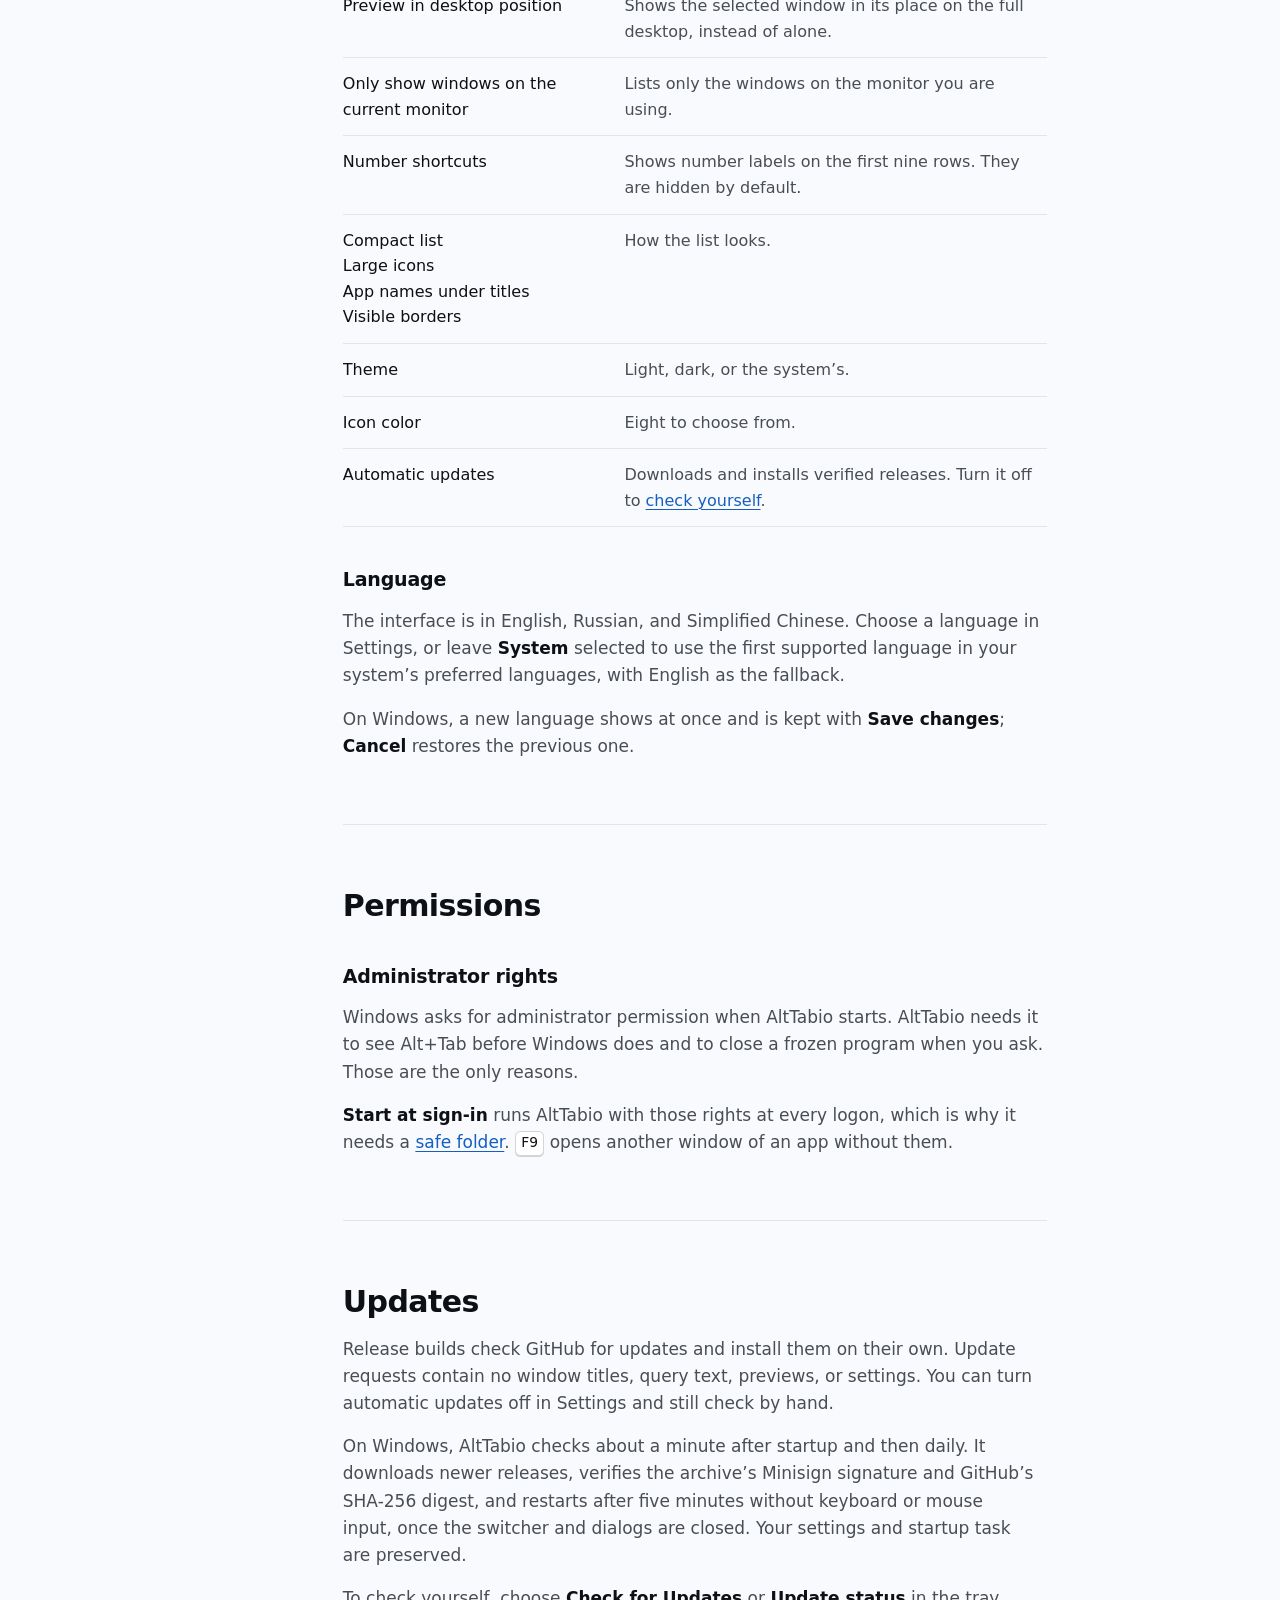
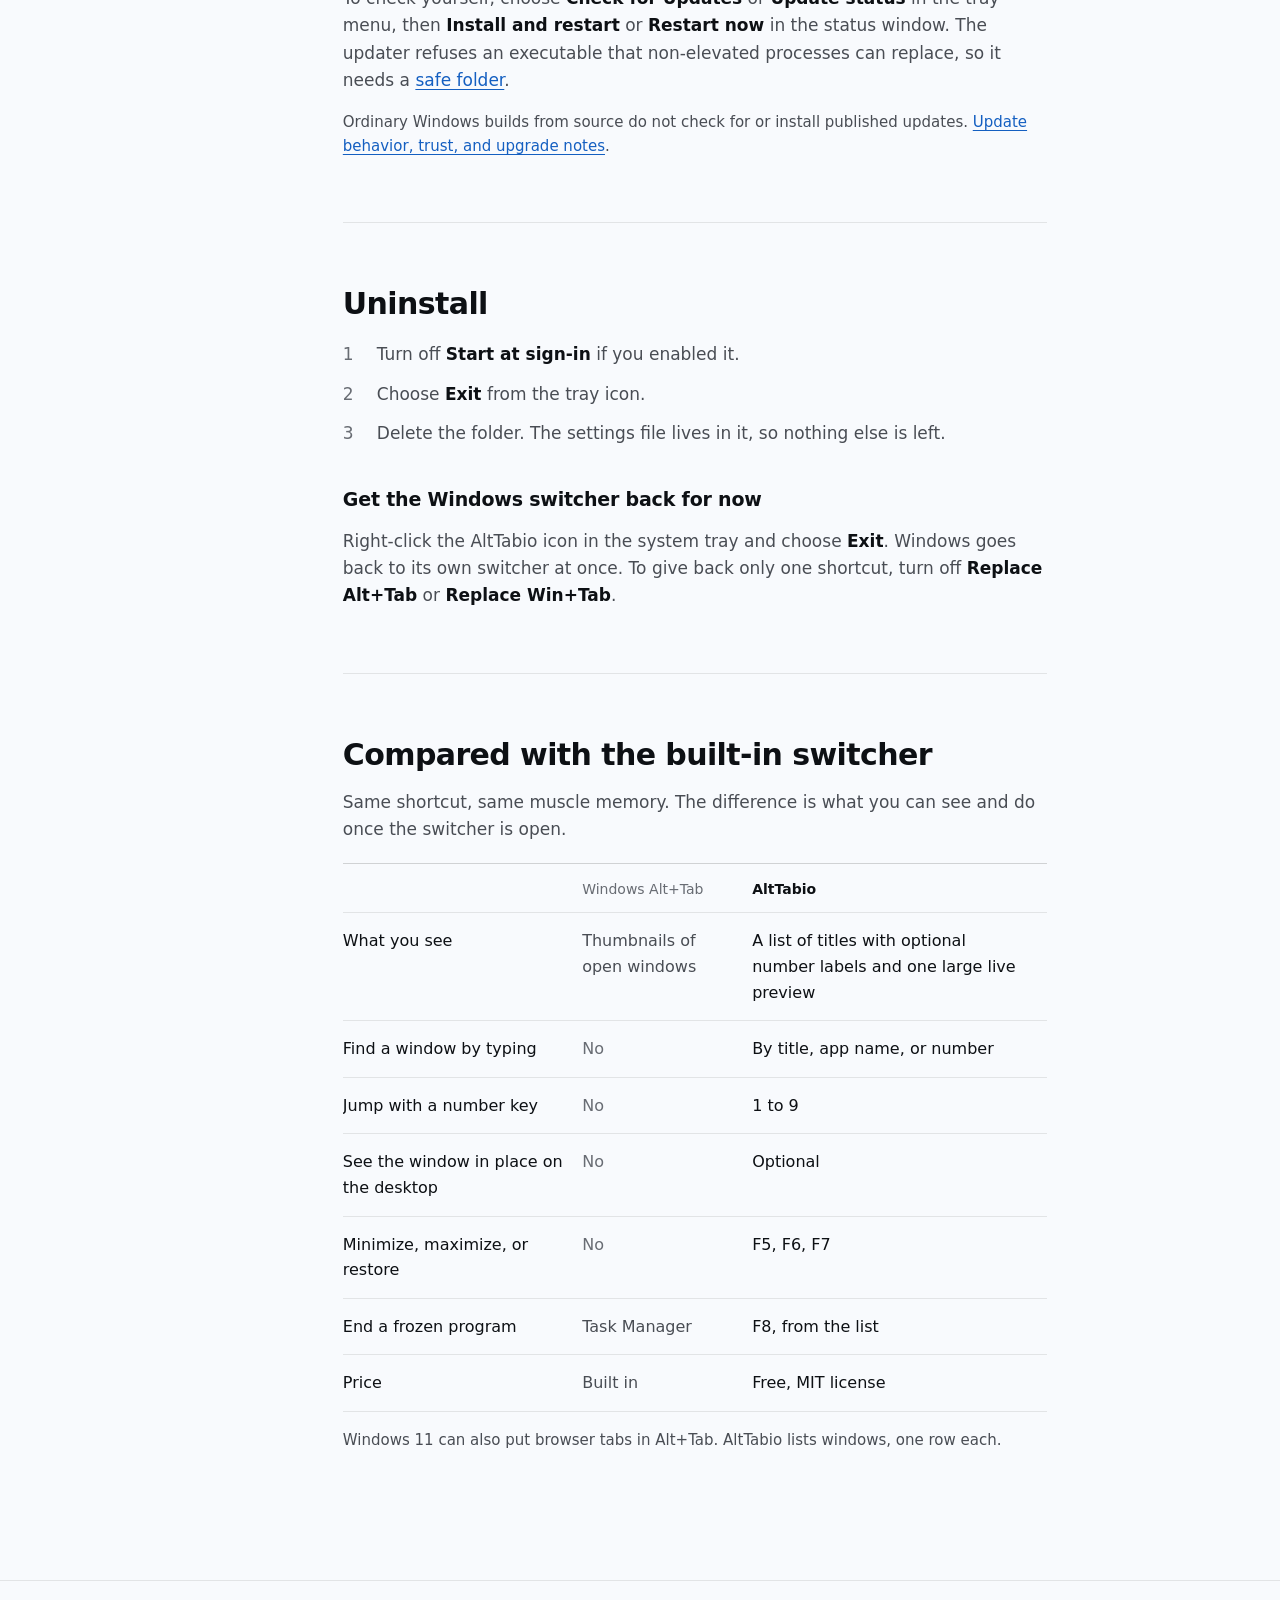
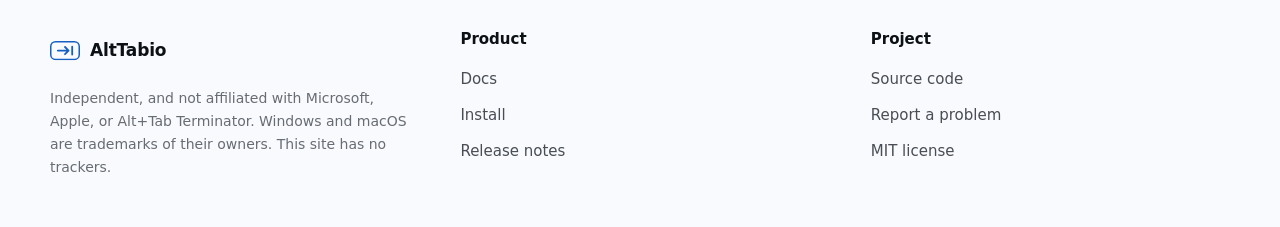
<file: docs/docs/index.html>
<!doctype html>
<html lang="en">
<head>
<meta charset="utf-8" />
<meta name="viewport" content="width=device-width, initial-scale=1" />
<title>AltTabio Docs: install, shortcuts, and settings for Windows and Mac</title>
<meta name="description" content="How to install, verify, use, update, and uninstall AltTabio on Windows and Mac: every shortcut and setting, the permissions it asks for, and how it differs from the built-in switcher." />
<meta name="robots" content="index, follow, max-image-preview:large, max-snippet:-1, max-video-preview:-1" />
<meta name="theme-color" content="#090d16" media="(prefers-color-scheme: light)" />
<meta name="theme-color" content="#090d16" media="(prefers-color-scheme: dark)" />
<meta name="color-scheme" content="light dark" />
<link rel="canonical" href="https://vibeslop.github.io/AltTabio/docs/" />
<link rel="alternate" type="application/atom+xml" title="AltTabio releases" href="https://github.com/vibeslop/AltTabio/releases.atom" />
<link rel="icon" href="../favicon.ico" sizes="any" />
<link rel="icon" href="../favicon.svg" type="image/svg+xml" />
<link rel="apple-touch-icon" href="../alttabio-icon.png" />
<meta property="og:type" content="website" />
<meta property="og:site_name" content="AltTabio" />
<meta property="og:locale" content="en_US" />
<meta property="og:title" content="AltTabio Docs" />
<meta property="og:description" content="Install, shortcuts, settings, permissions, updates, and uninstall for AltTabio on Windows and Mac." />
<meta property="og:url" content="https://vibeslop.github.io/AltTabio/docs/" />
<meta property="og:image" content="https://vibeslop.github.io/AltTabio/images/og-share.jpg" />
<meta property="og:image:type" content="image/jpeg" />
<meta property="og:image:width" content="1200" />
<meta property="og:image:height" content="630" />
<meta property="og:image:alt" content="AltTabio: Stop tabbing past the window you want. The Mac switcher open over a desktop, with numbered windows." />
<meta name="twitter:card" content="summary_large_image" />
<meta name="twitter:title" content="AltTabio Docs" />
<meta name="twitter:description" content="Install, shortcuts, settings, permissions, updates, and uninstall for AltTabio on Windows and Mac." />
<meta name="twitter:image" content="https://vibeslop.github.io/AltTabio/images/og-share.jpg" />
<link rel="stylesheet" href="../site.css" />
<link rel="stylesheet" href="docs.css" />
<script>
(function () {
  var root = document.documentElement;
  try {
    var stored = localStorage.getItem("alttabio-theme");
    root.dataset.theme = stored === "light" || stored === "dark" ? stored
      : (matchMedia("(prefers-color-scheme: dark)").matches ? "dark" : "light");
  } catch (e) {
    root.dataset.theme = "light";
  }
  // Picks the download to lead with before the first paint. iPads report a Mac platform
  // but have touch points, and AltTabio does not run on them.
  var platform = (navigator.userAgentData && navigator.userAgentData.platform) || navigator.platform || "";
  root.dataset.os = /mac/i.test(platform) && navigator.maxTouchPoints < 2 ? "mac" : /win/i.test(platform) ? "windows" : "other";
  // The docs show one system's instructions: the one a link points into, else this computer's,
  // else Windows. Without script both stay. #windows and #mac only pick the system.
  var hash = location.hash;
  var pick = /^#(windows|mac)$/.exec(hash);
  root.dataset.platform = pick ? pick[1]
    : /-mac$|^#remote-desktops$/.test(hash) ? "mac"
    : /-windows$/.test(hash) ? "windows"
    : root.dataset.os === "mac" ? "mac" : "windows";
  if (pick) history.replaceState(null, "", location.pathname + location.search);
})();
</script>
<script src="../site.js" defer></script>
<script src="docs.js" defer></script>
<script type="application/ld+json">
{
  "@context": "https://schema.org",
  "@graph": [
    {
      "@type": "TechArticle",
      "@id": "https://vibeslop.github.io/AltTabio/docs/#article",
      "url": "https://vibeslop.github.io/AltTabio/docs/",
      "headline": "AltTabio Docs",
      "description": "How to install, verify, use, update, and uninstall AltTabio on Windows and Mac.",
      "isPartOf": {"@id": "https://vibeslop.github.io/AltTabio/#website"},
      "breadcrumb": {"@id": "https://vibeslop.github.io/AltTabio/docs/#breadcrumb"},
      "inLanguage": "en",
      "dateModified": "2026-11-09"
    },
    {
      "@type": "BreadcrumbList",
      "@id": "https://vibeslop.github.io/AltTabio/docs/#breadcrumb",
      "itemListElement": [
        {"@type": "ListItem", "position": 1, "name": "AltTabio", "item": "https://vibeslop.github.io/AltTabio/"},
        {"@type": "ListItem", "position": 2, "name": "Docs", "item": "https://vibeslop.github.io/AltTabio/docs/"}
      ]
    }
  ]
}
</script>
</head>
<body>
<a class="skip" href="#main">Skip to content</a>

<svg width="0" height="0" style="position:absolute" aria-hidden="true">
  <symbol id="mark" viewBox="0 0 25 16">
    <rect x=".625" y=".625" width="23.75" height="14.75" rx="4" fill="none" stroke="currentColor" stroke-width="1.25"/>
    <path d="M6.5 8H15.5M12.5 5L15.5 8L12.5 11M18.5 4.75V11.25" fill="none" stroke="currentColor" stroke-width="1.5" stroke-linecap="round" stroke-linejoin="round"/>
  </symbol>
  <symbol id="i-github" viewBox="0 0 256 256"><path fill="currentColor" d="M208.31,75.68A59.78,59.78,0,0,0,202.93,28,8,8,0,0,0,196,24a59.75,59.75,0,0,0-48,24H124A59.75,59.75,0,0,0,76,24a8,8,0,0,0-6.93,4,59.78,59.78,0,0,0-5.38,47.68A58.14,58.14,0,0,0,56,104v8a56.06,56.06,0,0,0,48.44,55.47A39.8,39.8,0,0,0,96,192v8H72a24,24,0,0,1-24-24A40,40,0,0,0,8,136a8,8,0,0,0,0,16,24,24,0,0,1,24,24,40,40,0,0,0,40,40H96v16a8,8,0,0,0,16,0V192a24,24,0,0,1,48,0v40a8,8,0,0,0,16,0V192a39.8,39.8,0,0,0-8.44-24.53A56.06,56.06,0,0,0,216,112v-8A58.14,58.14,0,0,0,208.31,75.68ZM200,112a40,40,0,0,1-40,40H112a40,40,0,0,1-40-40v-8a41.74,41.74,0,0,1,6.9-22.48A8,8,0,0,0,80,73.83a43.81,43.81,0,0,1,.79-33.58,43.88,43.88,0,0,1,32.32,20.06A8,8,0,0,0,119.82,64h32.35a8,8,0,0,0,6.74-3.69,43.87,43.87,0,0,1,32.32-20.06A43.81,43.81,0,0,1,192,73.83a8.09,8.09,0,0,0,1,7.65A41.72,41.72,0,0,1,200,104Z"/></symbol>
  <symbol id="i-sun" viewBox="0 0 256 256"><path fill="currentColor" d="M120,40V16a8,8,0,0,1,16,0V40a8,8,0,0,1-16,0Zm72,88a64,64,0,1,1-64-64A64.07,64.07,0,0,1,192,128Zm-16,0a48,48,0,1,0-48,48A48.05,48.05,0,0,0,176,128ZM58.34,69.66A8,8,0,0,0,69.66,58.34l-16-16A8,8,0,0,0,42.34,53.66Zm0,116.68-16,16a8,8,0,0,0,11.32,11.32l16-16a8,8,0,0,0-11.32-11.32ZM192,72a8,8,0,0,0,5.66-2.34l16-16a8,8,0,0,0-11.32-11.32l-16,16A8,8,0,0,0,192,72Zm5.66,114.34a8,8,0,0,0-11.32,11.32l16,16a8,8,0,0,0,11.32-11.32ZM48,128a8,8,0,0,0-8-8H16a8,8,0,0,0,0,16H40A8,8,0,0,0,48,128Zm80,80a8,8,0,0,0-8,8v24a8,8,0,0,0,16,0V216A8,8,0,0,0,128,208Zm112-88H216a8,8,0,0,0,0,16h24a8,8,0,0,0,0-16Z"/></symbol>
  <symbol id="i-moon" viewBox="0 0 256 256"><path fill="currentColor" d="M233.54,142.23a8,8,0,0,0-8-2,88.08,88.08,0,0,1-109.8-109.8,8,8,0,0,0-10-10,104.84,104.84,0,0,0-52.91,37A104,104,0,0,0,136,224a103.09,103.09,0,0,0,62.52-20.88,104.84,104.84,0,0,0,37-52.91A8,8,0,0,0,233.54,142.23ZM188.9,190.34A88,88,0,0,1,65.66,67.11a89,89,0,0,1,31.4-26A106,106,0,0,0,96,56,104.11,104.11,0,0,0,200,160a106,106,0,0,0,14.92-1.06A89,89,0,0,1,188.9,190.34Z"/></symbol>
  <symbol id="i-arrow" viewBox="0 0 24 24"><g fill="none" stroke="currentColor" stroke-width="1.8" stroke-linecap="round" stroke-linejoin="round"><path d="M5 12h14M13 6l6 6-6 6"/></g></symbol>
  <symbol id="i-copy" viewBox="0 0 24 24"><g fill="none" stroke="currentColor" stroke-width="1.7" stroke-linecap="round" stroke-linejoin="round"><rect x="8.5" y="8.5" width="11.5" height="11.5" rx="2.5"/><path d="M15.5 8.5V6.5a2.5 2.5 0 0 0-2.5-2.5H6.5A2.5 2.5 0 0 0 4 6.5V13a2.5 2.5 0 0 0 2.5 2.5h2"/></g></symbol>
  <symbol id="i-check" viewBox="0 0 24 24"><g fill="none" stroke="currentColor" stroke-width="1.9" stroke-linecap="round" stroke-linejoin="round"><path d="M5 12.5l4.5 4.5L19 7.5"/></g></symbol>
</svg>

<header class="site-head">
  <nav class="wrap nav" aria-label="Site">
    <a class="brand" href="../" aria-label="AltTabio home">
      <svg class="mark" viewBox="0 0 25 16" aria-hidden="true"><use href="#mark"/></svg>
      <span>AltTabio</span>
    </a>
    <div class="navlinks">
      <a href="./" aria-current="page">Docs</a>
      <a href="../#faq">FAQ</a>
    </div>
    <div class="nav-tools">
      <button class="icon-btn" id="theme-btn" type="button" aria-label="Use the dark appearance">
        <svg viewBox="0 0 256 256" aria-hidden="true"><use href="#i-moon"/></svg>
      </button>
      <a class="icon-btn nav-github" href="https://github.com/vibeslop/AltTabio" aria-label="AltTabio on GitHub">
        <svg viewBox="0 0 256 256" aria-hidden="true"><use href="#i-github"/></svg>
      </a>
      <a class="btn btn-sm btn-quiet nav-cta" data-only="windows" href="#install-windows">Install</a>
      <a class="btn btn-sm btn-quiet nav-cta" data-only="mac" href="#install-mac">Install</a>
    </div>
  </nav>
</header>

<main id="main" class="wrap docs">
  <div class="docs-head">
    <h1>AltTabio Docs</h1>
    <p class="lede">How to install AltTabio, use it, change it, and remove it.</p>
    <div class="platform" role="group" aria-label="System">
      <button type="button" data-platform-pick="mac" aria-pressed="false">Mac</button>
      <button type="button" data-platform-pick="windows" aria-pressed="false">Windows</button>
    </div>
  </div>

  <nav class="toc" aria-label="On this page">
    <h2 class="toc-title">On this page</h2>
    <ul>
      <li><a href="#getting-started">Getting started</a></li>
      <li data-only="windows"><a href="#install-windows">Install on Windows</a></li>
      <li data-only="mac"><a href="#install-mac">Install on Mac</a></li>
      <li data-only="windows"><a href="#shortcuts-windows">Shortcuts on Windows</a></li>
      <li data-only="mac"><a href="#shortcuts-mac">Shortcuts on Mac</a></li>
      <li><a href="#settings">Settings</a></li>
      <li><a href="#permissions">Permissions</a></li>
      <li data-only="mac"><a href="#remote-desktops">Remote desktops</a></li>
      <li><a href="#updates">Updates</a></li>
      <li><a href="#uninstall">Uninstall</a></li>
      <li><a href="#compare">How it compares</a></li>
    </ul>
  </nav>

  <div class="docs-body">
    <section id="getting-started" aria-labelledby="getting-started-title">
      <h2 id="getting-started-title">Getting started</h2>
      <p>AltTabio is a free, open-source window switcher. It replaces Alt+Tab on 64-bit Windows 10 and 11, and Cmd+Tab on macOS 26 and later. It keeps the shortcut you already know and shows you more once the switcher is open.</p>

      <div data-only="windows">
        <p>On Windows, Alt+Tab opens a list of your open windows beside a large live preview of the selected one. Start typing while you hold Alt and the list narrows by title, app, or number. Letting go of Alt switches.</p>
        <figure class="docs-shot">
          <img src="../images/windows-zed.png" width="1600" height="847" decoding="async" alt="AltTabio on Windows 11: four numbered windows on the left and a live preview of the selected one, its source code in Zed, on the right." />
          <figcaption><a href="https://github.com/vibeslop/AltTabio/blob/main/docs/screenshots.md">More Windows screenshots</a>: scrolling, search, expanded rows, and light and dark themes.</figcaption>
        </figure>
        <dl class="facts-list">
          <div><dt>Runs on</dt><dd>64-bit Windows 10 and 11, with several monitors and high-DPI displays</dd></div>
          <div><dt>Comes as</dt><dd>One small program, installed with one line in PowerShell. No store account, no runtime.</dd></div>
          <div><dt>Next</dt><dd><a href="#install-windows">Install on Windows</a></dd></div>
        </dl>
      </div>

      <div data-only="mac">
        <p>On a Mac, Cmd+Tab opens a strip of your running apps, most recently used first, and lists every window of the selected app below it. Minimized windows, windows of hidden apps, and windows on other desktops are in the list, each marked. The first Tab lands on the previous app, and letting go of Cmd switches.</p>
        <dl class="facts-list">
          <div><dt>Runs on</dt><dd>macOS 26 or later, on Apple silicon and Intel</dd></div>
          <div><dt>Comes as</dt><dd>A universal app, installed with one line in Terminal</dd></div>
          <div><dt>Next</dt><dd><a href="#install-mac">Install on Mac</a></dd></div>
        </dl>
      </div>
    </section>

    <section id="install-windows" data-only="windows" aria-labelledby="install-windows-title">
      <h2 id="install-windows-title">Install on Windows</h2>
      <p>Paste one line into PowerShell. AltTabio updates itself after that.</p>

      <h3 id="powershell-windows">Install with PowerShell <span class="tag">Recommended</span></h3>
      <div class="cmd">
        <span class="p" aria-hidden="true">&gt;</span>
        <code id="install-cmd-windows">irm https://vibeslop.github.io/AltTabio/install.ps1 | iex</code>
        <button class="icon-btn" type="button" data-copy="install-cmd-windows" aria-label="Copy the install command">
          <svg class="i-copy" viewBox="0 0 24 24" aria-hidden="true"><use href="#i-copy"/></svg>
          <svg class="i-check" viewBox="0 0 24 24" aria-hidden="true"><use href="#i-check"/></svg>
        </button>
        <span class="sr-only copy-status" aria-live="polite"></span>
      </div>
      <ol class="steps">
        <li><span>Press Start, type PowerShell, and open it. Paste the line and press Enter.</span></li>
        <li><span>Windows asks whether PowerShell may make changes. Choose <strong>Yes</strong>. A second window finishes the install and opens AltTabio.</span></li>
        <li><span>Press Alt+Tab.</span></li>
      </ol>
      <p><a href="https://github.com/vibeslop/AltTabio/blob/main/docs/install.ps1">The script</a> downloads the newest release and installs it only if it is signed with AltTabio’s pinned release key, the same check the app’s updater makes. It installs in <code class="inline">C:\Program Files\AltTabio</code>, a folder only administrators can change, and keeps your settings when it updates a copy there.</p>
      <p>Why PowerShell? The certificate that stops Windows warning about an app costs its developer a yearly fee, and AltTabio doesn’t pay it, so Windows warns about a copy downloaded in a browser. The command checks that the download really is AltTabio’s, then installs it.</p>

      <h3 id="download-windows">Download and verify by hand</h3>
      <ol class="steps">
        <li><span>Get the Windows zip and its matching <code class="inline">.zip.minisig</code> from the same <a href="https://github.com/vibeslop/AltTabio/releases/latest">GitHub release</a>.</span></li>
        <li><span>Follow <a href="https://github.com/vibeslop/AltTabio/blob/main/docs/windows-install.md">Windows first-install verification</a>. Build the verifier from separately trusted source, never from the downloaded archive, and verify the archive and signed release identity. Stop if the signature is missing or verification fails.</span></li>
        <li><span>After verification succeeds, unzip that archive into a folder only administrators can change, such as <code class="inline">C:\Program Files\AltTabio</code>.</span></li>
        <li><span>Open <code class="inline">AltTabio.exe</code>, click <strong>Yes</strong> on the Windows prompt, and press Alt+Tab.</span></li>
      </ol>
      <p>Windows asks for administrator permission because AltTabio needs it to see Alt+Tab before Windows does and to close a frozen program when you ask. <a href="#permissions-windows">More about the prompt</a>.</p>

      <h3 id="safe-folder-windows">Keep it in a safe folder</h3>
      <p><strong>Start at sign-in</strong> creates a scheduled task that runs AltTabio with the highest privileges at every logon. If a program without administrator rights could replace <code class="inline">AltTabio.exe</code>, it could use that task to gain them.</p>
      <p>So keep AltTabio in a folder only administrators can change, such as <strong>Program Files</strong>. Both autostart and the updater refuse an executable that non-elevated processes can replace.</p>
    </section>

    <section id="install-mac" data-only="mac" aria-labelledby="install-mac-title">
      <h2 id="install-mac-title">Install on Mac</h2>
      <p>Paste one line into Terminal. AltTabio updates itself after that.</p>

      <h3 id="terminal-mac">Install with Terminal <span class="tag">Recommended</span></h3>
      <div class="cmd">
        <span class="p" aria-hidden="true">$</span>
        <code id="install-cmd">curl -fsSL https://vibeslop.github.io/AltTabio/install.sh | sh</code>
        <button class="icon-btn" type="button" data-copy="install-cmd" aria-label="Copy the install command">
          <svg class="i-copy" viewBox="0 0 24 24" aria-hidden="true"><use href="#i-copy"/></svg>
          <svg class="i-check" viewBox="0 0 24 24" aria-hidden="true"><use href="#i-check"/></svg>
        </button>
        <span class="sr-only copy-status" aria-live="polite"></span>
      </div>
      <ol class="steps">
        <li><span>Open Terminal, paste the line, and press Return. It installs AltTabio in Applications, or updates your copy, then opens it.</span></li>
        <li><span>Allow <strong>Accessibility</strong> when AltTabio asks, then press Cmd+Tab.</span></li>
        <li><span>AltTabio updates itself from then on. To check now, choose <strong>Check for Updates…</strong> in its menu bar menu.</span></li>
      </ol>
      <p><a href="https://github.com/vibeslop/AltTabio/blob/main/docs/install.sh">The script</a> downloads the newest installer and runs it only if it is signed with AltTabio’s pinned release certificate. A new copy goes in <code class="inline">/Applications</code> if that folder is writable, otherwise in <code class="inline">~/Applications</code>. An existing copy is updated where it is.</p>
      <p>Why Terminal? Apple charges developers to notarize their apps, and AltTabio doesn’t pay, so macOS blocks a copy downloaded in a browser. The command checks that the download really is AltTabio’s, then installs it.</p>

      <h3 id="first-run-mac">First run</h3>
      <p>AltTabio asks for <strong>Accessibility</strong> on first launch, keeps its settings window open until you allow it, and picks up the grant while it runs. After your first Cmd+Tab it asks for <strong>Screen Recording</strong>, which only window previews use. The list works without it. <a href="#permissions-mac">More about both permissions</a>.</p>

      <h3 id="manual-mac">Download the app by hand</h3>
      <ol class="steps">
        <li><span>Download <code class="inline">AltTabio-&lt;version&gt;-macos.zip</code> from <a href="https://github.com/vibeslop/AltTabio/releases/latest">GitHub Releases</a> and unzip it in Downloads. Leave the app there without opening it.</span></li>
        <li><div class="prose">
          <p>In Terminal, run this command to verify the app’s signature, bundle identifier, and pinned release certificate. If you unzipped it elsewhere, change the quoted app path to that location.</p>
          <div class="cmd">
            <span class="p" aria-hidden="true">$</span>
            <!-- Keep the requirement aligned with scripts/mac/release-certificate.sha1 and scripts/mac/install.sh. -->
            <code id="manual-verify-cmd">codesign --verify --deep --strict -R '=identifier "com.vibeslop.AltTabio" and certificate leaf = H"617A82407E9767025EDE4A62A9B990ADEA21F53B"' "$HOME/Downloads/AltTabio.app" &amp;&amp; printf '%s\n' 'Verified AltTabio release identity.'</code>
            <button class="icon-btn" type="button" data-copy="manual-verify-cmd" aria-label="Copy the command">
              <svg class="i-copy" viewBox="0 0 24 24" aria-hidden="true"><use href="#i-copy"/></svg>
              <svg class="i-check" viewBox="0 0 24 24" aria-hidden="true"><use href="#i-check"/></svg>
            </button>
            <span class="sr-only copy-status" aria-live="polite"></span>
          </div>
          <p>Continue only if Terminal prints <strong>Verified AltTabio release identity.</strong> If it does not, stop. Do not move or open the app, or use Open Anyway.</p>
        </div></li>
        <li><span>Only after verification succeeds, move that same <code class="inline">AltTabio.app</code> to Applications and open it. When macOS says it could not verify the app, choose <strong>Done</strong>.</span></li>
        <li><span>For the verified app only, open <strong>System Settings, Privacy &amp; Security</strong>, click <strong>Open Anyway</strong> next to the message about AltTabio, and confirm.</span></li>
      </ol>
      <p class="callout">Open Anyway does not verify the release identity; the check in step 2 is required first. The Terminal installer checks the same identity before installing.</p>
    </section>

    <section id="shortcuts-windows" data-only="windows" aria-labelledby="shortcuts-windows-title">
      <h2 id="shortcuts-windows-title">Shortcuts on Windows</h2>
      <p>Alt+Tab and Enter are all you need. The rest are there when a window misbehaves.</p>
      <p>Letting go of Alt switches to the selected window. Once you start a search, the switcher stays open after you let go; press Enter or click a result to switch.</p>
      <div class="table-wrap">
        <table class="table keys">
          <caption class="sr-only">AltTabio shortcuts on Windows</caption>
          <tbody>
          <tr><th scope="row"><kbd>Alt</kbd> <kbd>Tab</kbd></th><td>Open the switcher and move through it. Win+Tab can open it too.</td></tr>
          <tr><th scope="row"><kbd>↑</kbd> <kbd>↓</kbd> <kbd>Shift</kbd> <kbd>Tab</kbd></th><td>Change the selected window</td></tr>
          <tr><th scope="row">Mouse wheel</th><td>Over the list, scroll it without changing the selection; elsewhere, select the previous or next window</td></tr>
          <tr><th scope="row"><kbd>Enter</kbd>, click</th><td>Switch to the selected window</td></tr>
          <tr><th scope="row"><kbd>1</kbd> to <kbd>9</kbd></th><td>Switch to that window when the query is empty; otherwise type the digit. The number labels are hidden until you turn on <strong>Number shortcuts</strong>.</td></tr>
          <tr><th scope="row">Type</th><td>Filter by window title, app name, or number</td></tr>
          <tr><th scope="row"><kbd>Backspace</kbd></th><td>Remove a filter character</td></tr>
          <tr><th scope="row"><kbd>←</kbd> <kbd>→</kbd> <kbd>Home</kbd> <kbd>End</kbd></th><td>Edit an active query; otherwise navigate the windows</td></tr>
          <tr><th scope="row"><kbd>Ctrl</kbd> + <kbd>A</kbd> <kbd>C</kbd> <kbd>X</kbd> <kbd>V</kbd></th><td>Select, copy, cut, or paste query text</td></tr>
          <tr><th scope="row"><kbd>Ctrl</kbd> + <kbd>Z</kbd> / <kbd>Y</kbd></th><td>Undo or redo a query edit</td></tr>
          <tr><th scope="row"><kbd>Esc</kbd></th><td>Close the switcher. So does a click outside it.</td></tr>
          <tr><th scope="row"><kbd>F4</kbd></th><td>Close the selected window</td></tr>
          <tr><th scope="row"><kbd>F5</kbd> <kbd>F6</kbd> <kbd>F7</kbd></th><td>Minimize, maximize, restore</td></tr>
          <tr><th scope="row"><kbd>F8</kbd></th><td>End the selected window’s program</td></tr>
          <tr><th scope="row"><kbd>F9</kbd></th><td>Open another window of the same app, without administrator rights</td></tr>
          <tr><th scope="row">Right-click</th><td>Window commands for that row</td></tr>
          </tbody>
        </table>
      </div>
    </section>

    <section id="shortcuts-mac" data-only="mac" aria-labelledby="shortcuts-mac-title">
      <h2 id="shortcuts-mac-title">Shortcuts on Mac</h2>
      <p>The keys follow macOS. Hold Cmd for all of them, as in the system switcher.</p>
      <div class="table-wrap">
        <table class="table keys">
          <caption class="sr-only">AltTabio shortcuts on macOS</caption>
          <tbody>
          <tr><th scope="row"><kbd>⌘</kbd> <kbd>Tab</kbd></th><td>Open the switcher on the previous app. Tab steps on, Shift+Tab steps back.</td></tr>
          <tr><th scope="row"><kbd>⌥</kbd> <kbd>Tab</kbd></th><td>The same, when <strong>Also open with ⌥ Tab</strong> is on</td></tr>
          <tr><th scope="row"><kbd>←</kbd> <kbd>`</kbd> / <kbd>→</kbd></th><td>Previous app / next app</td></tr>
          <tr><th scope="row"><kbd>↑</kbd> <kbd>↓</kbd></th><td>The selected app’s windows</td></tr>
          <tr><th scope="row"><kbd>1</kbd> to <kbd>9</kbd></th><td>Switch to that window of the selected app</td></tr>
          <tr><th scope="row">Release <kbd>⌘</kbd>, <kbd>Return</kbd>, click</th><td>Switch to the selected window, or bring forward an app that has none</td></tr>
          <tr><th scope="row"><kbd>W</kbd> <kbd>M</kbd></th><td>Close or minimize the selected window</td></tr>
          <tr><th scope="row"><kbd>H</kbd> <kbd>Q</kbd></th><td>Hide or quit the selected app</td></tr>
          <tr><th scope="row"><kbd>Esc</kbd></th><td>Close the switcher. So does a click outside it.</td></tr>
          <tr><th scope="row">Right-click</th><td>Window and app commands, including Force Quit</td></tr>
          </tbody>
        </table>
      </div>
    </section>

    <section id="settings" aria-labelledby="settings-title">
      <h2 id="settings-title">Settings</h2>
      <p>AltTabio works without changing anything. Settings open from the tray icon on Windows and from the menu bar icon on a Mac.</p>

      <div data-only="windows" id="settings-windows">
        <p>On Windows, settings are saved in <code class="inline">AltTabio.ini</code> next to the executable, so a copy on a USB stick keeps its setup.</p>
        <div class="table-wrap">
          <table class="table settings">
            <caption class="sr-only">AltTabio settings on Windows</caption>
            <tbody>
            <tr><th scope="row">Start at sign-in</th><td>Runs AltTabio at every logon, through a scheduled task with the highest privileges. Needs a <a href="#safe-folder-windows">safe folder</a>.</td></tr>
            <tr><th scope="row">Replace Alt+Tab<br />Replace Win+Tab</th><td>Each is replaced separately, so you can keep either one as Windows made it, such as Win+Tab for Task View.</td></tr>
            <tr><th scope="row">Type to search</th><td>Typing while you hold Alt filters the list by window title, app name, or number.</td></tr>
            <tr><th scope="row">Switch when Alt is released</th><td>Letting go of Alt switches to the selected window.</td></tr>
            <tr><th scope="row">Select on hover</th><td>The pointer selects the row it is over.</td></tr>
            <tr><th scope="row">Live window preview</th><td>A large live preview of the selected window beside the list.</td></tr>
            <tr><th scope="row">Preview in desktop position</th><td>Shows the selected window in its place on the full desktop, instead of alone.</td></tr>
            <tr><th scope="row">Only show windows on the current monitor</th><td>Lists only the windows on the monitor you are using.</td></tr>
            <tr><th scope="row">Number shortcuts</th><td>Shows number labels on the first nine rows. They are hidden by default.</td></tr>
            <tr><th scope="row">Compact list<br />Large icons<br />App names under titles<br />Visible borders</th><td>How the list looks.</td></tr>
            <tr><th scope="row">Theme</th><td>Light, dark, or the system’s.</td></tr>
            <tr><th scope="row">Icon color</th><td>Eight to choose from.</td></tr>
            <tr><th scope="row">Automatic updates</th><td>Downloads and installs verified releases. Turn it off to <a href="#updates-windows">check yourself</a>.</td></tr>
            </tbody>
          </table>
        </div>
      </div>

      <div data-only="mac" id="settings-mac">
        <p>On a Mac, settings are saved in <code class="inline">~/Library/Application Support/AltTabio</code>.</p>
        <div class="table-wrap">
          <table class="table settings">
            <caption class="sr-only">AltTabio settings on macOS</caption>
            <tbody>
            <tr><th scope="row">Replace ⌘ Tab</th><td>Turn it off to get the system Cmd+Tab back without quitting AltTabio.</td></tr>
            <tr><th scope="row">Also open with ⌥ Tab</th><td>Option+Tab opens the switcher too.</td></tr>
            <tr><th scope="row">Show window previews</th><td>A live preview of the selected window. It needs <a href="#permissions-mac">Screen Recording</a>; with previews off, AltTabio doesn’t ask for it.</td></tr>
            <tr><th scope="row">Only windows on the current display</th><td>Lists only the windows on the display you are using.</td></tr>
            <tr><th scope="row">Launch at login</th><td>Starts AltTabio when you log in, through the system.</td></tr>
            <tr><th scope="row">Update automatically</th><td>Installs new releases on its own. Turn it off to <a href="#updates-mac">check yourself</a>.</td></tr>
            <tr><th scope="row">Appearance</th><td>System, light, or dark.</td></tr>
            </tbody>
          </table>
        </div>
      </div>

      <h3 id="language">Language</h3>
      <p>The interface is in English, Russian, and Simplified Chinese. Choose a language in Settings, or leave <strong>System</strong> selected to use the first supported language in your system’s preferred languages, with English as the fallback.</p>
      <p data-only="windows">On Windows, a new language shows at once and is kept with <strong>Save changes</strong>; <strong>Cancel</strong> restores the previous one.</p>
      <p data-only="mac">On a Mac, the change applies immediately.</p>
    </section>

    <section id="permissions" aria-labelledby="permissions-title">
      <h2 id="permissions-title">Permissions</h2>

      <div data-only="windows" id="permissions-windows">
        <h3>Administrator rights</h3>
        <p>Windows asks for administrator permission when AltTabio starts. AltTabio needs it to see Alt+Tab before Windows does and to close a frozen program when you ask. Those are the only reasons.</p>
        <p><strong>Start at sign-in</strong> runs AltTabio with those rights at every logon, which is why it needs a <a href="#safe-folder-windows">safe folder</a>. <kbd>F9</kbd> opens another window of an app without them.</p>
      </div>

      <div data-only="mac" id="permissions-mac">
        <p>On a Mac, AltTabio asks for two permissions, for two jobs. Both live in <strong>System Settings, Privacy &amp; Security</strong>.</p>
        <h3>Accessibility</h3>
        <p>Lets AltTabio see Cmd+Tab before macOS does, and raise, minimize, and close windows. AltTabio asks for it on first launch, keeps its settings window open until you allow it, and picks up the grant while it runs.</p>
        <h3>Screen Recording, only for previews</h3>
        <p>AltTabio asks for it after your first Cmd+Tab, and not at all with <strong>Show window previews</strong> off. Without it the list still works, and the preview area shows a hint instead. Once you allow it, macOS offers to quit and reopen AltTabio so the capture sees the change.</p>
        <h3>Kept across updates</h3>
        <p>macOS ties both grants to the certificate an app is signed with. Every AltTabio release carries the same one, so an update never asks again.</p>
      </div>
    </section>

    <section id="remote-desktops" data-only="mac" aria-labelledby="remote-desktops-title">
      <h2 id="remote-desktops-title">Remote desktops and virtual machines</h2>
      <p>Apps such as Windows App, Parallels, and VMware take Cmd+Tab for their guest. AltTabio moves back in front of them whenever the front app changes, so Cmd+Tab keeps opening AltTabio inside them.</p>
      <p>The one exception is secure keyboard input, which macOS reserves for one app while a password field holds it.</p>
    </section>

    <section id="updates" aria-labelledby="updates-title">
      <h2 id="updates-title">Updates</h2>
      <p>Release builds check GitHub for updates and install them on their own. Update requests contain no window titles, query text, previews, or settings. You can turn automatic updates off in Settings and still check by hand.</p>

      <div data-only="windows" id="updates-windows">
        <p>On Windows, AltTabio checks about a minute after startup and then daily. It downloads newer releases, verifies the archive’s Minisign signature and GitHub’s SHA-256 digest, and restarts after five minutes without keyboard or mouse input, once the switcher and dialogs are closed. Your settings and startup task are preserved.</p>
        <p>To check yourself, choose <strong>Check for Updates</strong> or <strong>Update status</strong> in the tray menu, then <strong>Install and restart</strong> or <strong>Restart now</strong> in the status window. The updater refuses an executable that non-elevated processes can replace, so it needs a <a href="#safe-folder-windows">safe folder</a>.</p>
        <p class="note">Ordinary Windows builds from source do not check for or install published updates. <a href="https://github.com/vibeslop/AltTabio/blob/main/docs/windows-updater.md">Update behavior, trust, and upgrade notes</a>.</p>
      </div>

      <div data-only="mac" id="updates-mac">
        <p>On a Mac, AltTabio looks for a newer release once a day, installs it, and reopens while the Mac is idle. To check now, choose <strong>Check for Updates…</strong> in its menu bar menu. That still works with <strong>Update automatically</strong> off.</p>
        <p>Running the install command again also updates your copy. Updates never ask for the permissions again, because every release is signed with the same certificate.</p>
      </div>
    </section>

    <section id="uninstall" aria-labelledby="uninstall-title">
      <h2 id="uninstall-title">Uninstall</h2>

      <div data-only="windows" id="uninstall-windows">
        <ol class="steps">
          <li><span>Turn off <strong>Start at sign-in</strong> if you enabled it.</span></li>
          <li><span>Choose <strong>Exit</strong> from the tray icon.</span></li>
          <li><span>Delete the folder. The settings file lives in it, so nothing else is left.</span></li>
        </ol>
        <h3>Get the Windows switcher back for now</h3>
        <p>Right-click the AltTabio icon in the system tray and choose <strong>Exit</strong>. Windows goes back to its own switcher at once. To give back only one shortcut, turn off <strong>Replace Alt+Tab</strong> or <strong>Replace Win+Tab</strong>.</p>
      </div>

      <div data-only="mac" id="uninstall-mac">
        <ol class="steps">
          <li><span>Turn off <strong>Launch at login</strong> in the settings.</span></li>
          <li><span>Quit AltTabio from its menu bar icon.</span></li>
          <li><span>Delete <code class="inline">AltTabio.app</code>.</span></li>
          <li><div class="prose">
            <p>Remove its settings and permissions:</p>
            <div class="cmd">
              <span class="p" aria-hidden="true">$</span>
              <code id="uninstall-cmd"><span class="t-prog">rm</span> <span class="t-flag">-rf</span> <span class="t-path">~/Library/Application\ Support/AltTabio</span> <span class="t-op">&amp;&amp;</span> <span class="t-prog">tccutil</span> reset All com.vibeslop.AltTabio</code>
              <button class="icon-btn" type="button" data-copy="uninstall-cmd" aria-label="Copy the command">
                <svg class="i-copy" viewBox="0 0 24 24" aria-hidden="true"><use href="#i-copy"/></svg>
                <svg class="i-check" viewBox="0 0 24 24" aria-hidden="true"><use href="#i-check"/></svg>
              </button>
              <span class="sr-only copy-status" aria-live="polite"></span>
            </div>
          </div></li>
        </ol>
        <h3>Get the system Cmd+Tab back for now</h3>
        <p>Turn off <strong>Replace ⌘ Tab</strong> in the AltTabio settings, or quit AltTabio from its menu bar icon.</p>
      </div>
    </section>

    <section id="compare" aria-labelledby="compare-title">
      <h2 id="compare-title">Compared with the built-in switcher</h2>

      <div data-only="windows" id="compare-windows">
        <p>Same shortcut, same muscle memory. The difference is what you can see and do once the switcher is open.</p>
        <div class="table-wrap">
          <table class="compare">
            <thead><tr><th scope="col"><span class="sr-only">Feature</span></th><th scope="col">Windows Alt+Tab</th><th scope="col" class="us">AltTabio</th></tr></thead>
            <tbody>
              <tr><th scope="row">What you see</th><td>Thumbnails of open windows</td><td class="us">A list of titles with optional number labels and one large live preview</td></tr>
              <tr><th scope="row">Find a window by typing</th><td class="no">No</td><td class="us">By title, app name, or number</td></tr>
              <tr><th scope="row">Jump with a number key</th><td class="no">No</td><td class="us">1 to 9</td></tr>
              <tr><th scope="row">See the window in place on the desktop</th><td class="no">No</td><td class="us">Optional</td></tr>
              <tr><th scope="row">Minimize, maximize, or restore</th><td class="no">No</td><td class="us">F5, F6, F7</td></tr>
              <tr><th scope="row">End a frozen program</th><td>Task Manager</td><td class="us">F8, from the list</td></tr>
              <tr><th scope="row">Price</th><td>Built in</td><td class="us">Free, MIT license</td></tr>
            </tbody>
          </table>
        </div>
        <p class="note">Windows 11 can also put browser tabs in Alt+Tab. AltTabio lists windows, one row each.</p>
      </div>

      <div data-only="mac" id="compare-mac">
        <p>AltTabio keeps the habits you have. The previous app comes first, Tab steps on, and letting go of Cmd switches. It adds the windows.</p>
        <div class="table-wrap">
          <table class="compare">
            <thead><tr><th scope="col"><span class="sr-only">Feature</span></th><th scope="col">macOS Cmd+Tab</th><th scope="col" class="us">AltTabio</th></tr></thead>
            <tbody>
              <tr><th scope="row">What it lists</th><td>Running apps</td><td class="us">Running apps, and every window of the selected one</td></tr>
              <tr><th scope="row">Minimized windows</th><td class="no">Not in the switcher</td><td class="us">Listed, marked Minimized</td></tr>
              <tr><th scope="row">Windows on other desktops</th><td class="no">Not in the switcher</td><td class="us">Listed, marked Other desktop</td></tr>
              <tr><th scope="row">Windows of hidden apps</th><td class="no">Not in the switcher</td><td class="us">Listed, marked Hidden</td></tr>
              <tr><th scope="row">Pick a window by number</th><td class="no">No</td><td class="us">1 to 9</td></tr>
              <tr><th scope="row">Close or minimize a window</th><td class="no">No</td><td class="us">W, M</td></tr>
              <tr><th scope="row">Hide or quit an app</th><td>H, Q</td><td class="us">H, Q</td></tr>
              <tr><th scope="row">Force Quit</th><td class="no">No</td><td class="us">Right-click menu</td></tr>
              <tr><th scope="row">Window preview</th><td class="no">No</td><td class="us">Optional, live</td></tr>
              <tr><th scope="row">Price</th><td>Built in</td><td class="us">Free, MIT license</td></tr>
            </tbody>
          </table>
        </div>
        <p class="note">In the system switcher, the down arrow opens App Exposé for the selected app. AltTabio lists the windows in the switcher itself, so an arrow or a number key reaches them without leaving it.</p>
      </div>
    </section>
  </div>
</main>

<footer>
  <div class="wrap foot thirds">
    <div>
      <a class="brand" href="../">
        <svg class="mark" viewBox="0 0 25 16" aria-hidden="true"><use href="#mark"/></svg>
        <span>AltTabio</span>
      </a>
      <p class="colophon">Independent, and not affiliated with Microsoft, Apple, or Alt+Tab Terminator. Windows and macOS are trademarks of their owners. This site has no trackers.</p>
    </div>
    <nav aria-labelledby="foot-product">
      <h2 id="foot-product">Product</h2>
      <ul>
        <li><a href="./">Docs</a></li>
        <li><a href="../#install">Install</a></li>
        <li><a href="https://github.com/vibeslop/AltTabio/releases">Release notes</a></li>
      </ul>
    </nav>
    <nav aria-labelledby="foot-project">
      <h2 id="foot-project">Project</h2>
      <ul>
        <li><a href="https://github.com/vibeslop/AltTabio">Source code</a></li>
        <li><a href="https://github.com/vibeslop/AltTabio/issues">Report a problem</a></li>
        <li><a href="https://github.com/vibeslop/AltTabio/blob/main/LICENSE">MIT license</a></li>
      </ul>
    </nav>
  </div>
</footer>
</body>
</html>
</file>
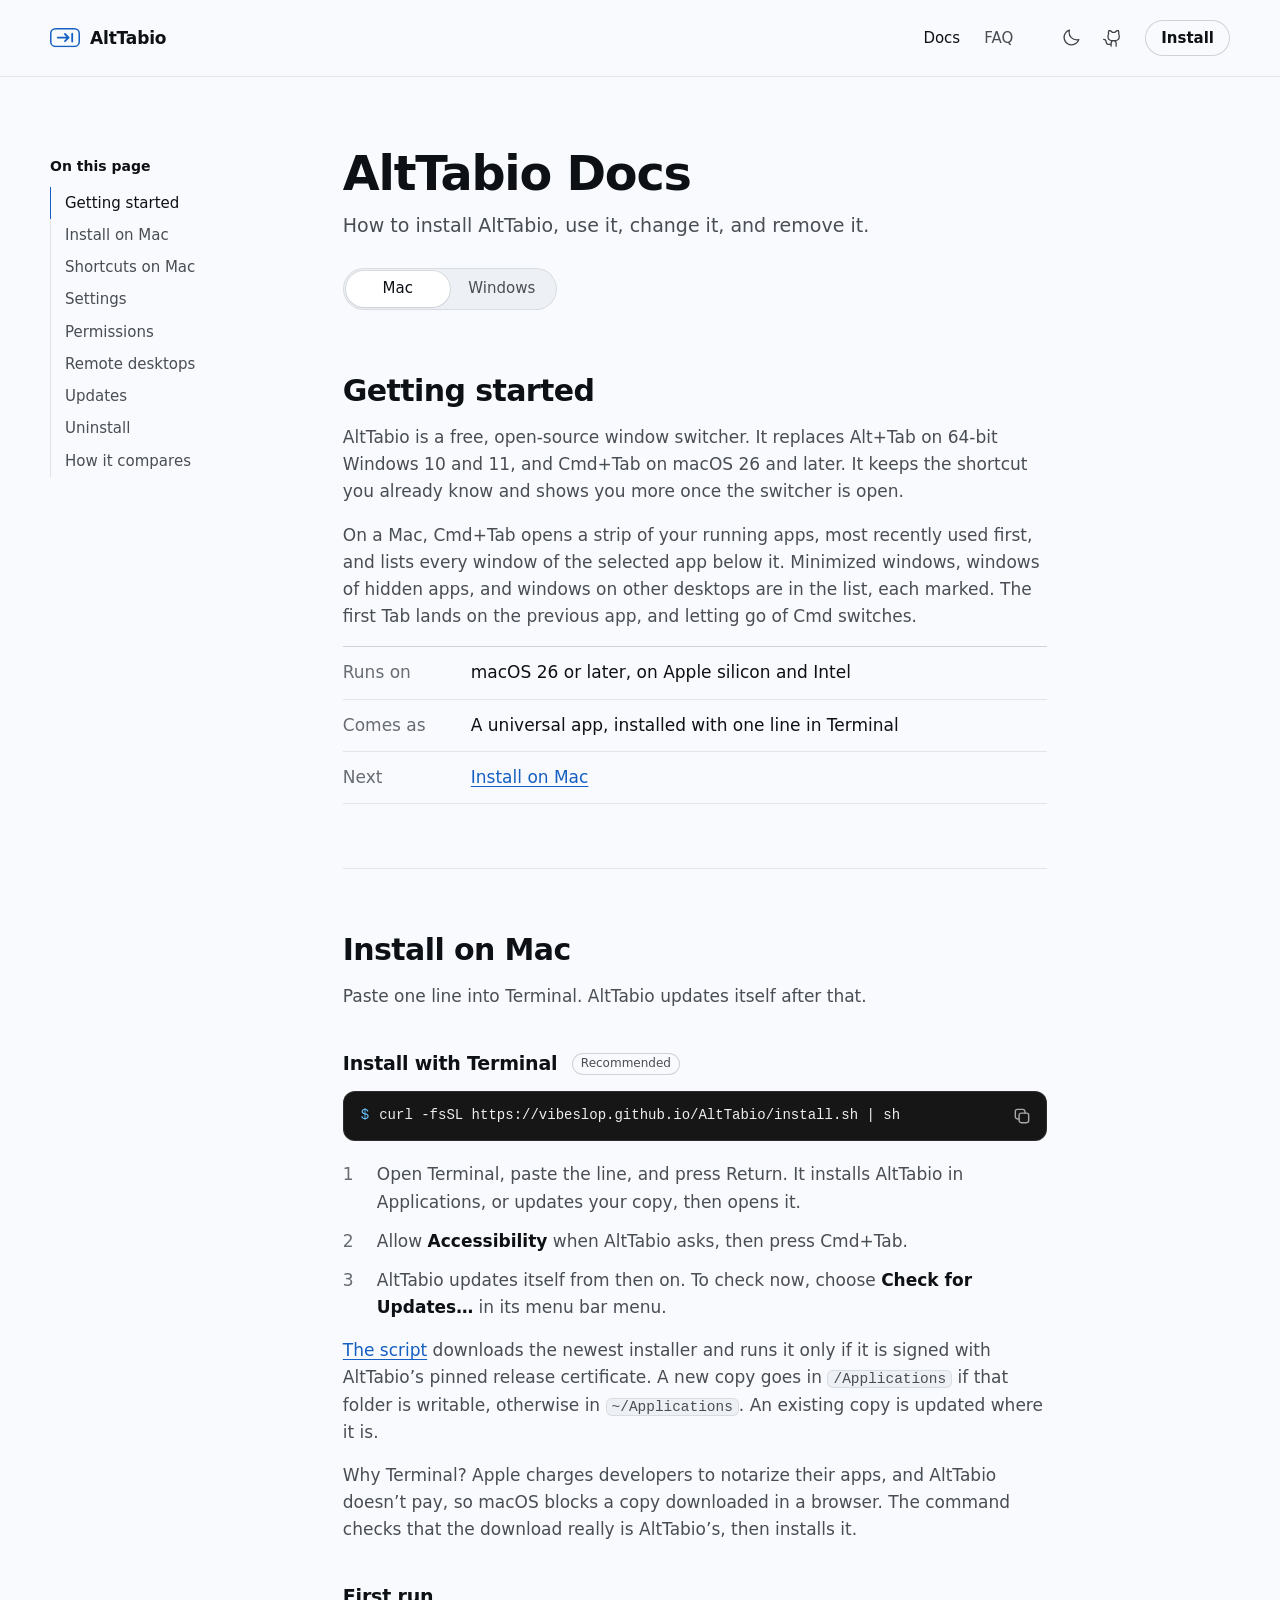
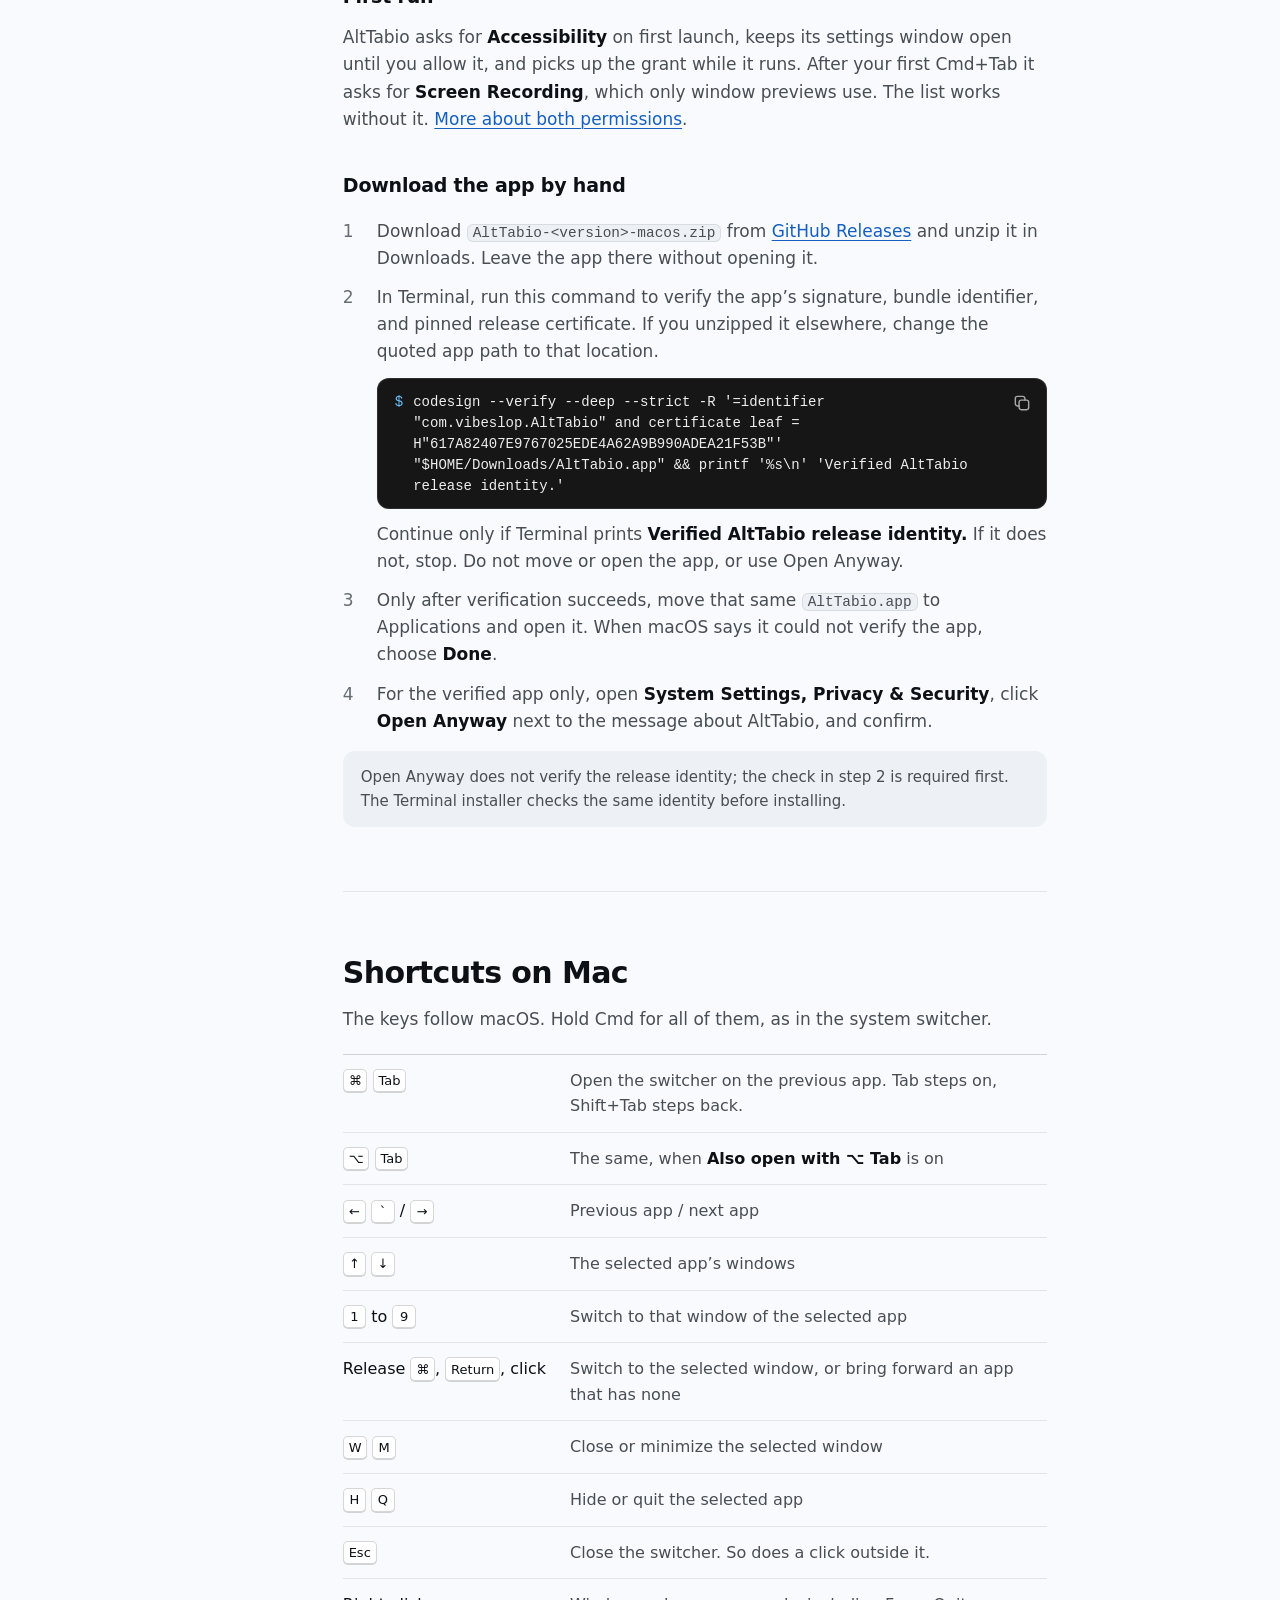
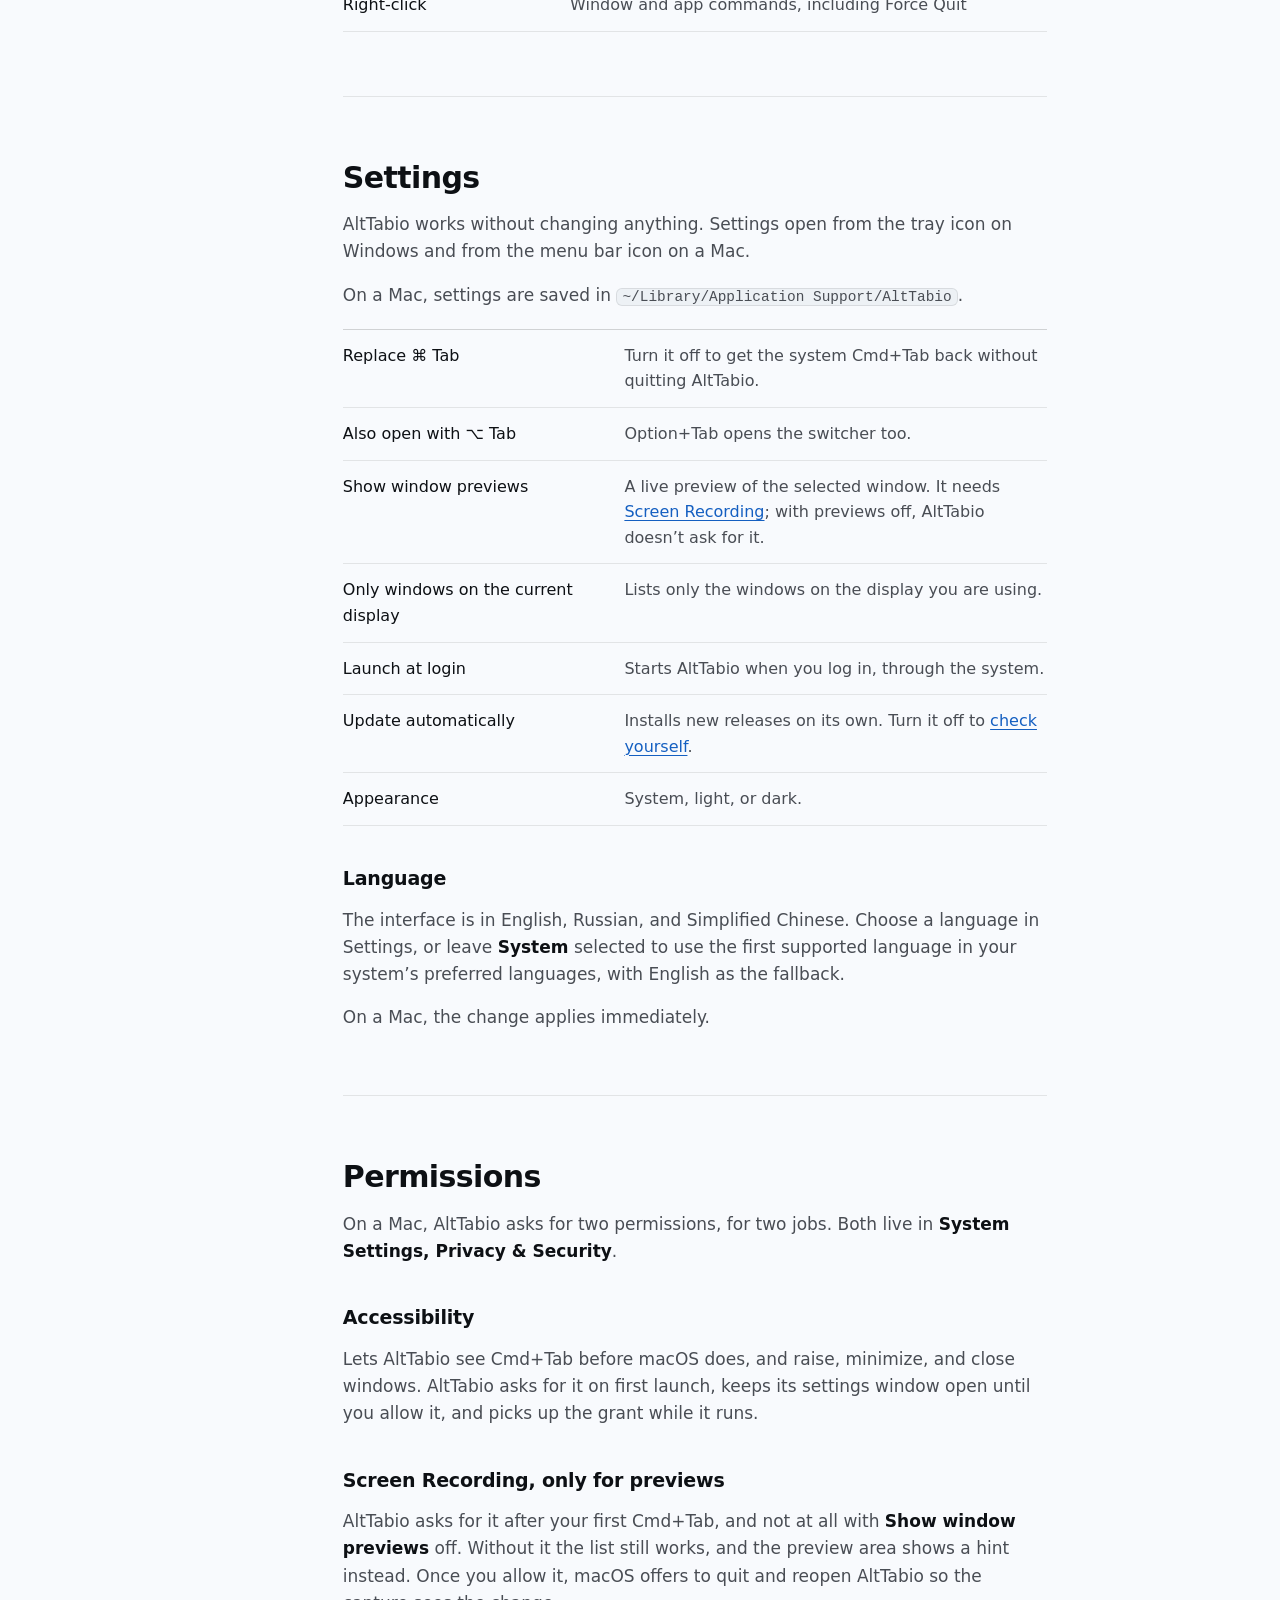
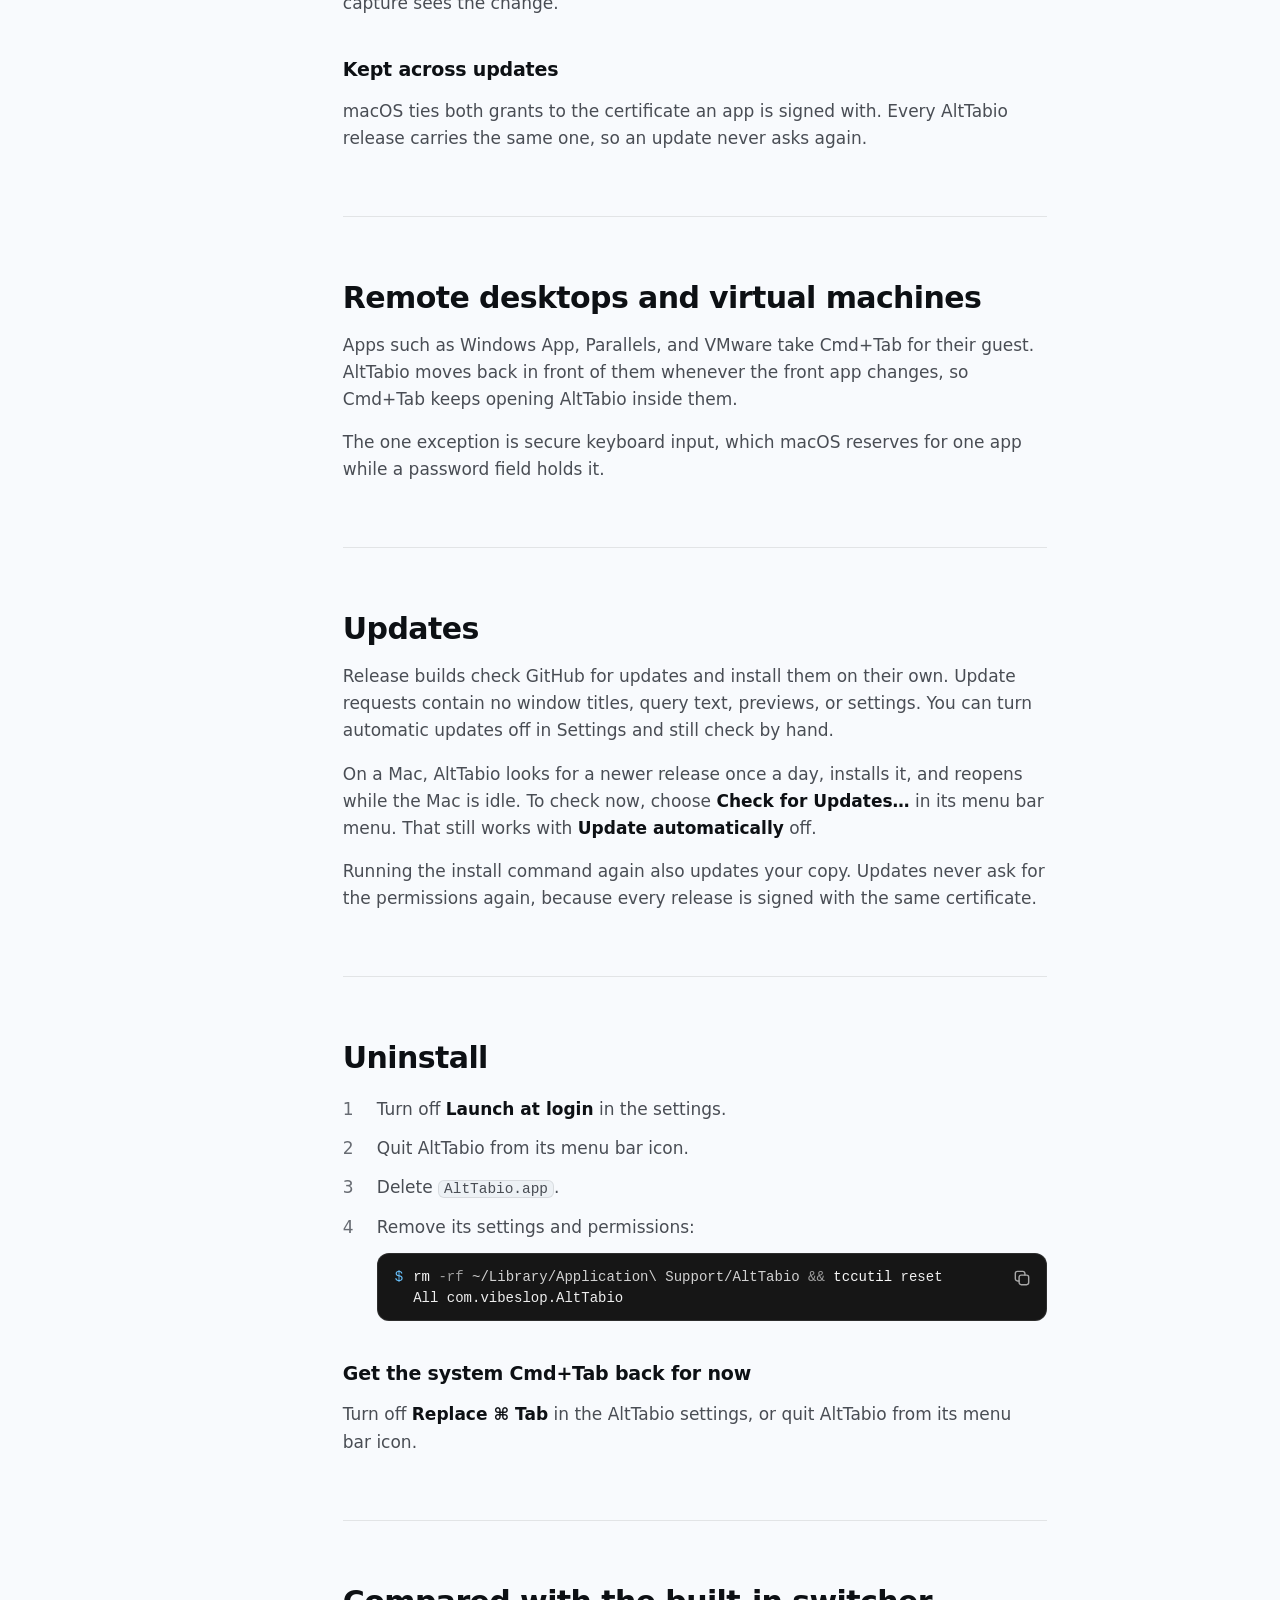
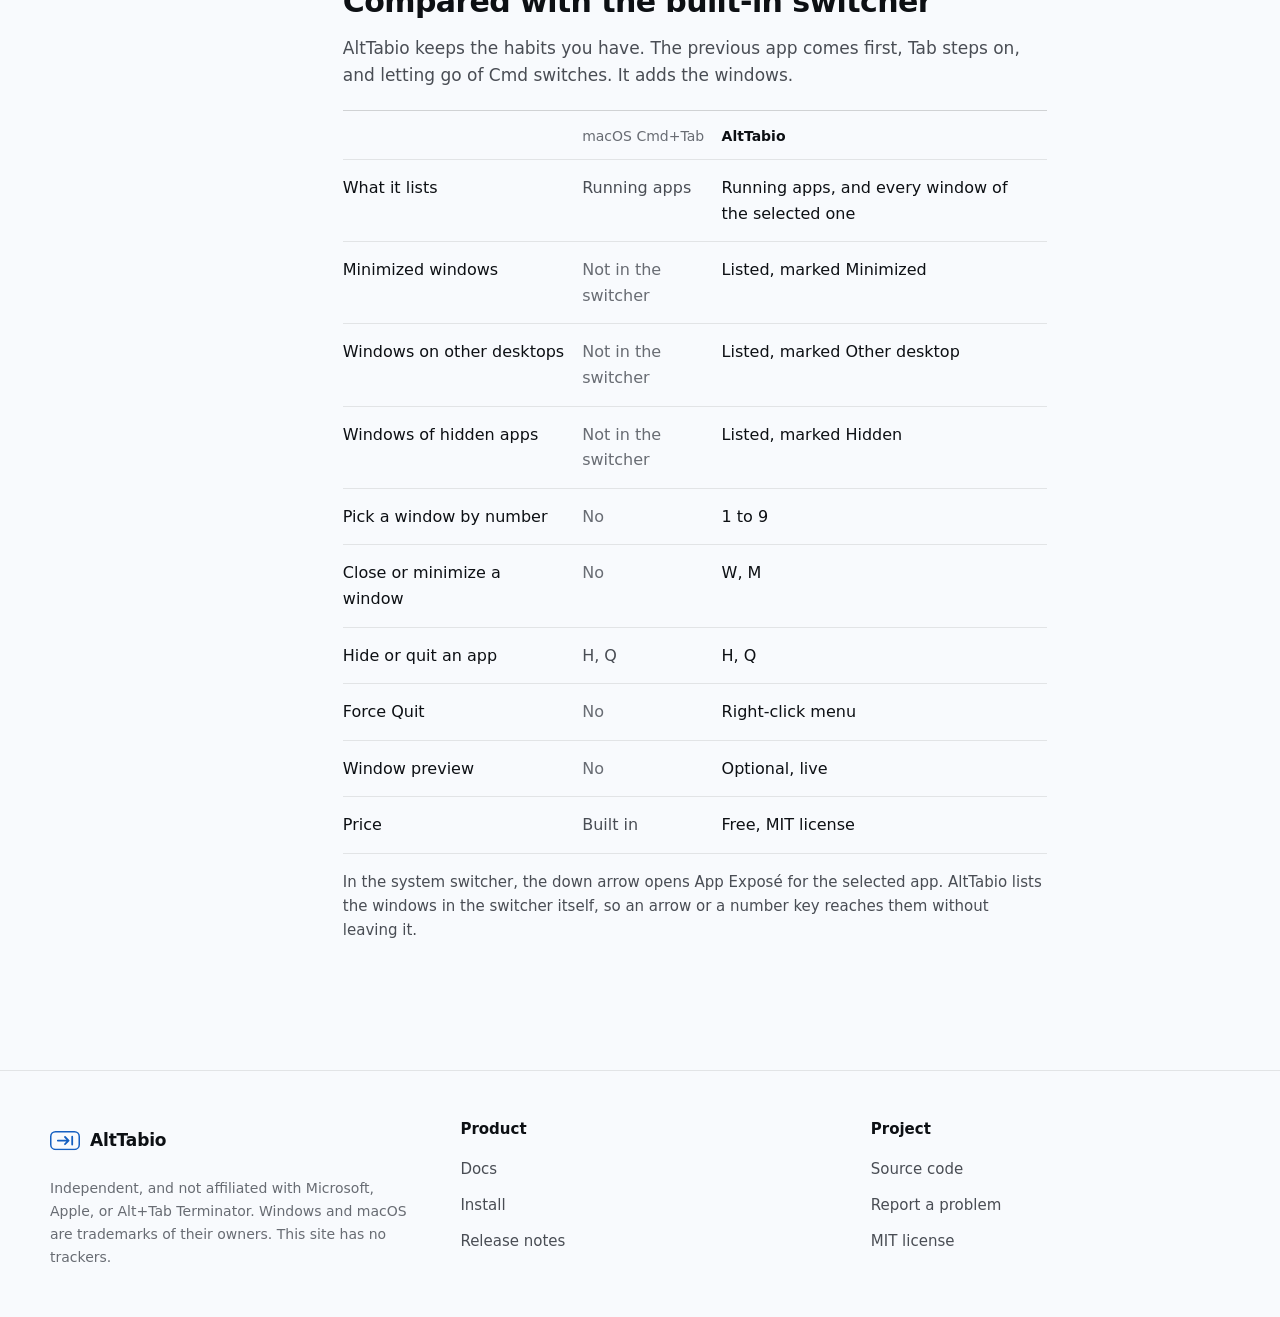
<file: docs/mac/index.html>
<!doctype html>
<html lang="en">
<head>
<meta charset="utf-8" />
<meta name="viewport" content="width=device-width, initial-scale=1" />
<title>AltTabio for Mac has moved to the Docs</title>
<meta name="robots" content="noindex" />
<link rel="canonical" href="https://vibeslop.github.io/AltTabio/docs/" />
<script>
// The Mac page is now part of the Docs. Each old section lands on the topic that replaced it,
// and the Docs open on Mac's instructions.
(function () {
  var map = {
    install: "../docs/#install-mac",
    uninstall: "../docs/#uninstall-mac",
    shortcuts: "../docs/#shortcuts-mac",
    settings: "../docs/#settings-mac",
    permissions: "../docs/#permissions-mac",
    remote: "../docs/#remote-desktops",
    compare: "../docs/#compare-mac",
    features: "../docs/#mac",
    faq: "../#faq"
  };
  var id = location.hash.slice(1);
  location.replace(Object.prototype.hasOwnProperty.call(map, id) ? map[id] : "../docs/#mac");
})();
</script>
<meta http-equiv="refresh" content="0; url=../docs/#mac" />
</head>
<body>
<p>AltTabio for Mac is now part of the <a href="../docs/#mac">AltTabio Docs</a>.</p>
</body>
</html>
</file>
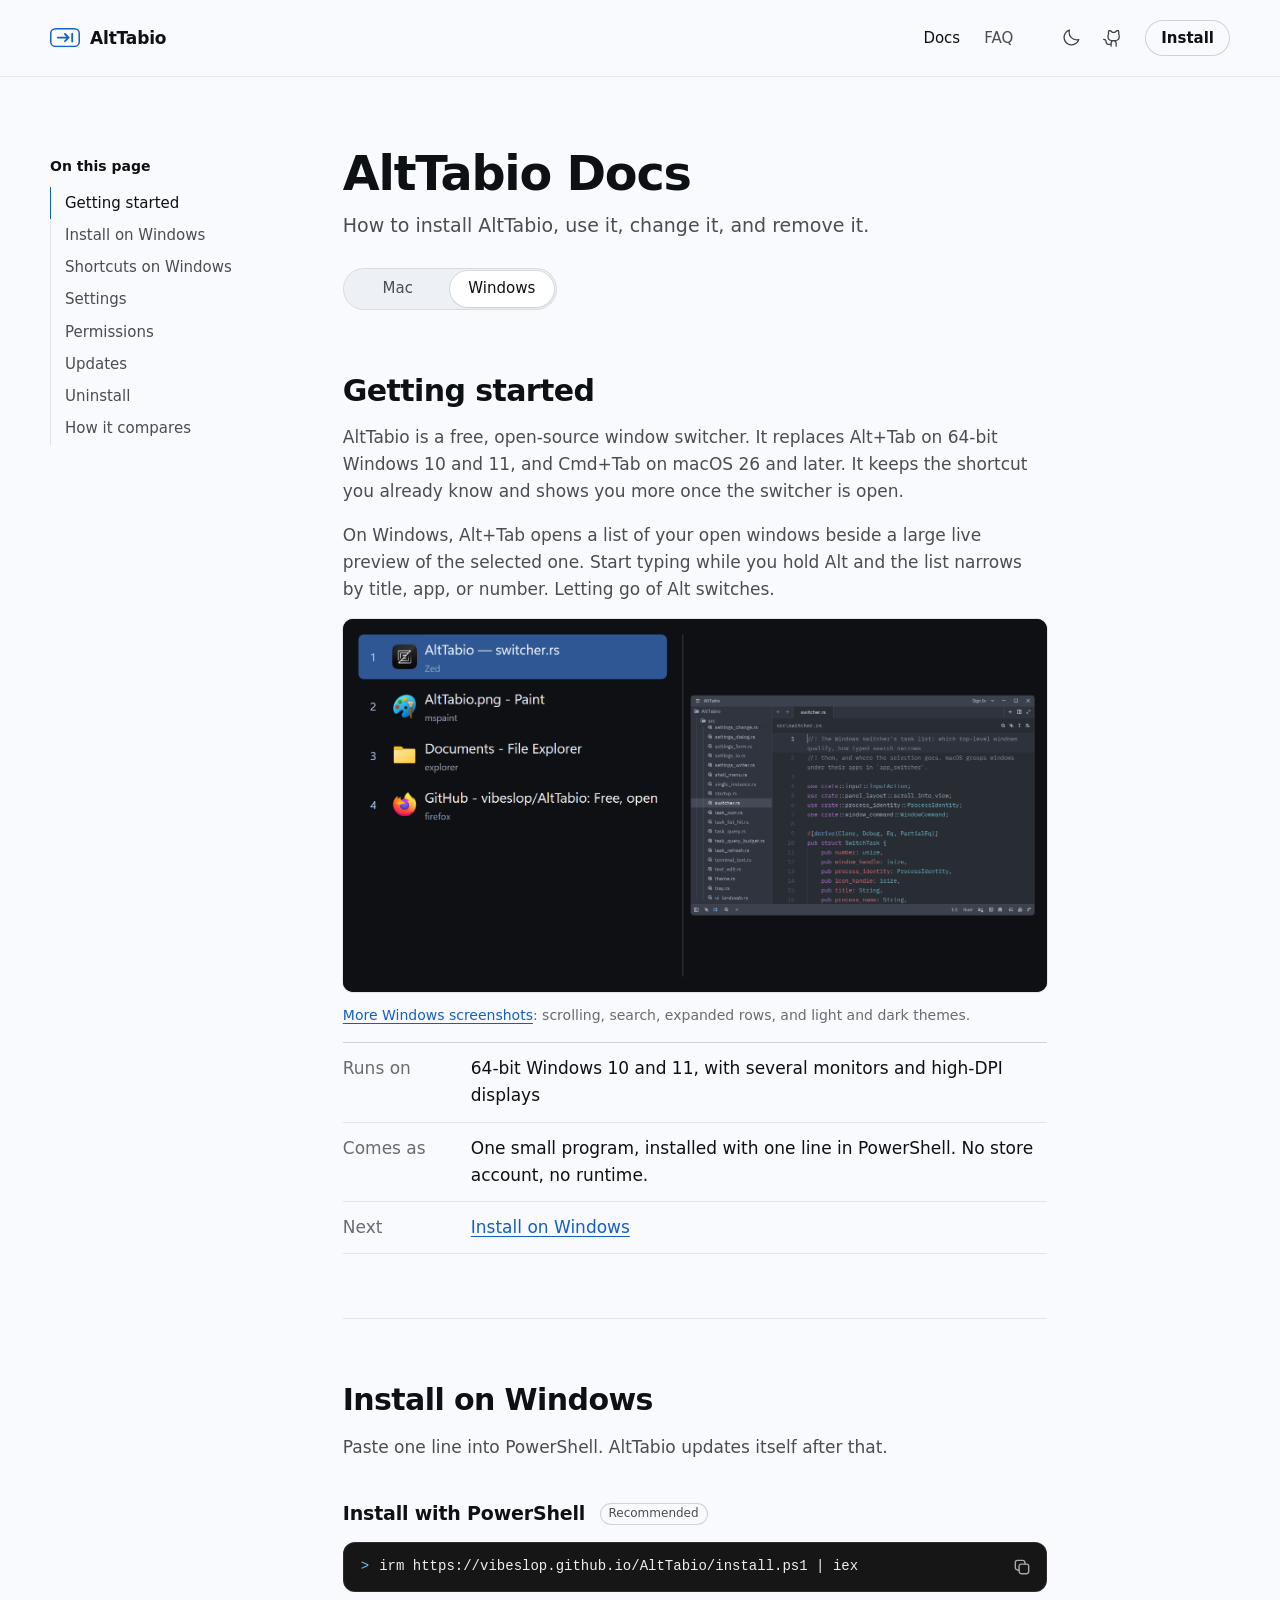
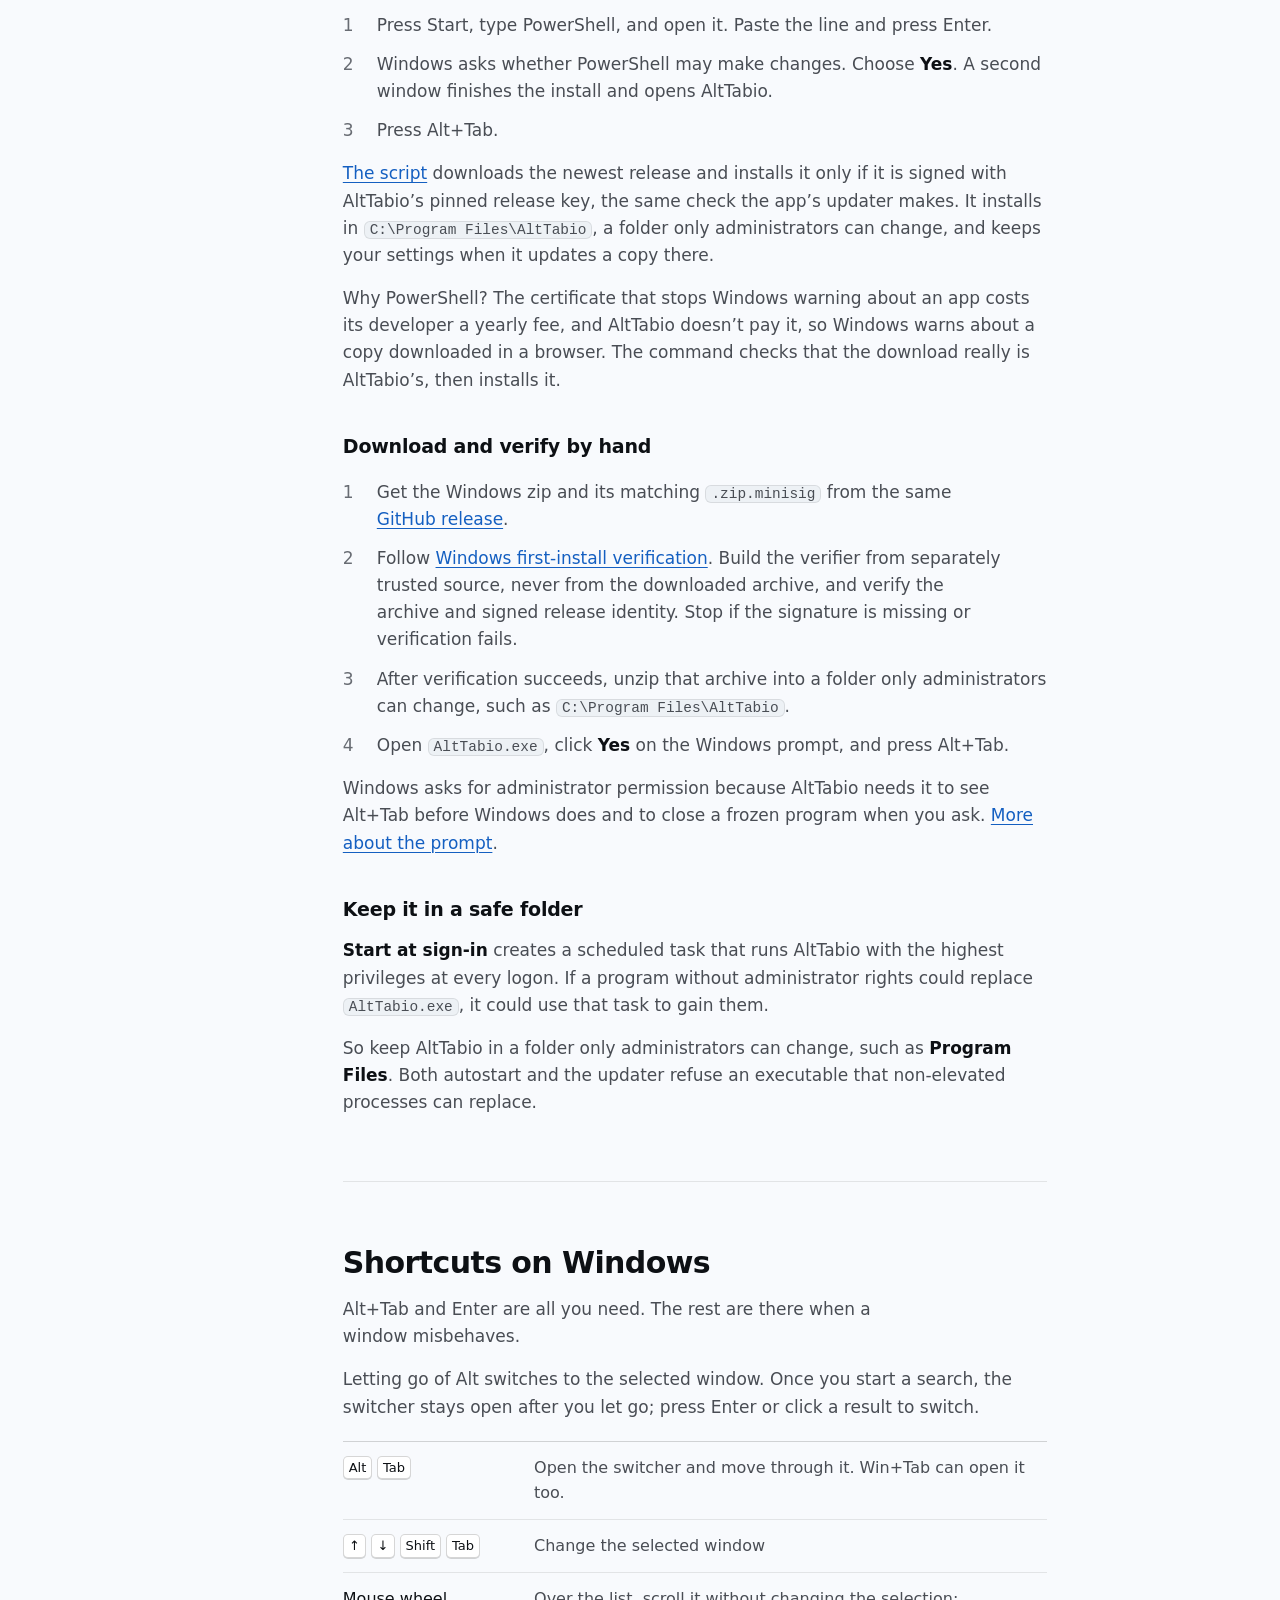
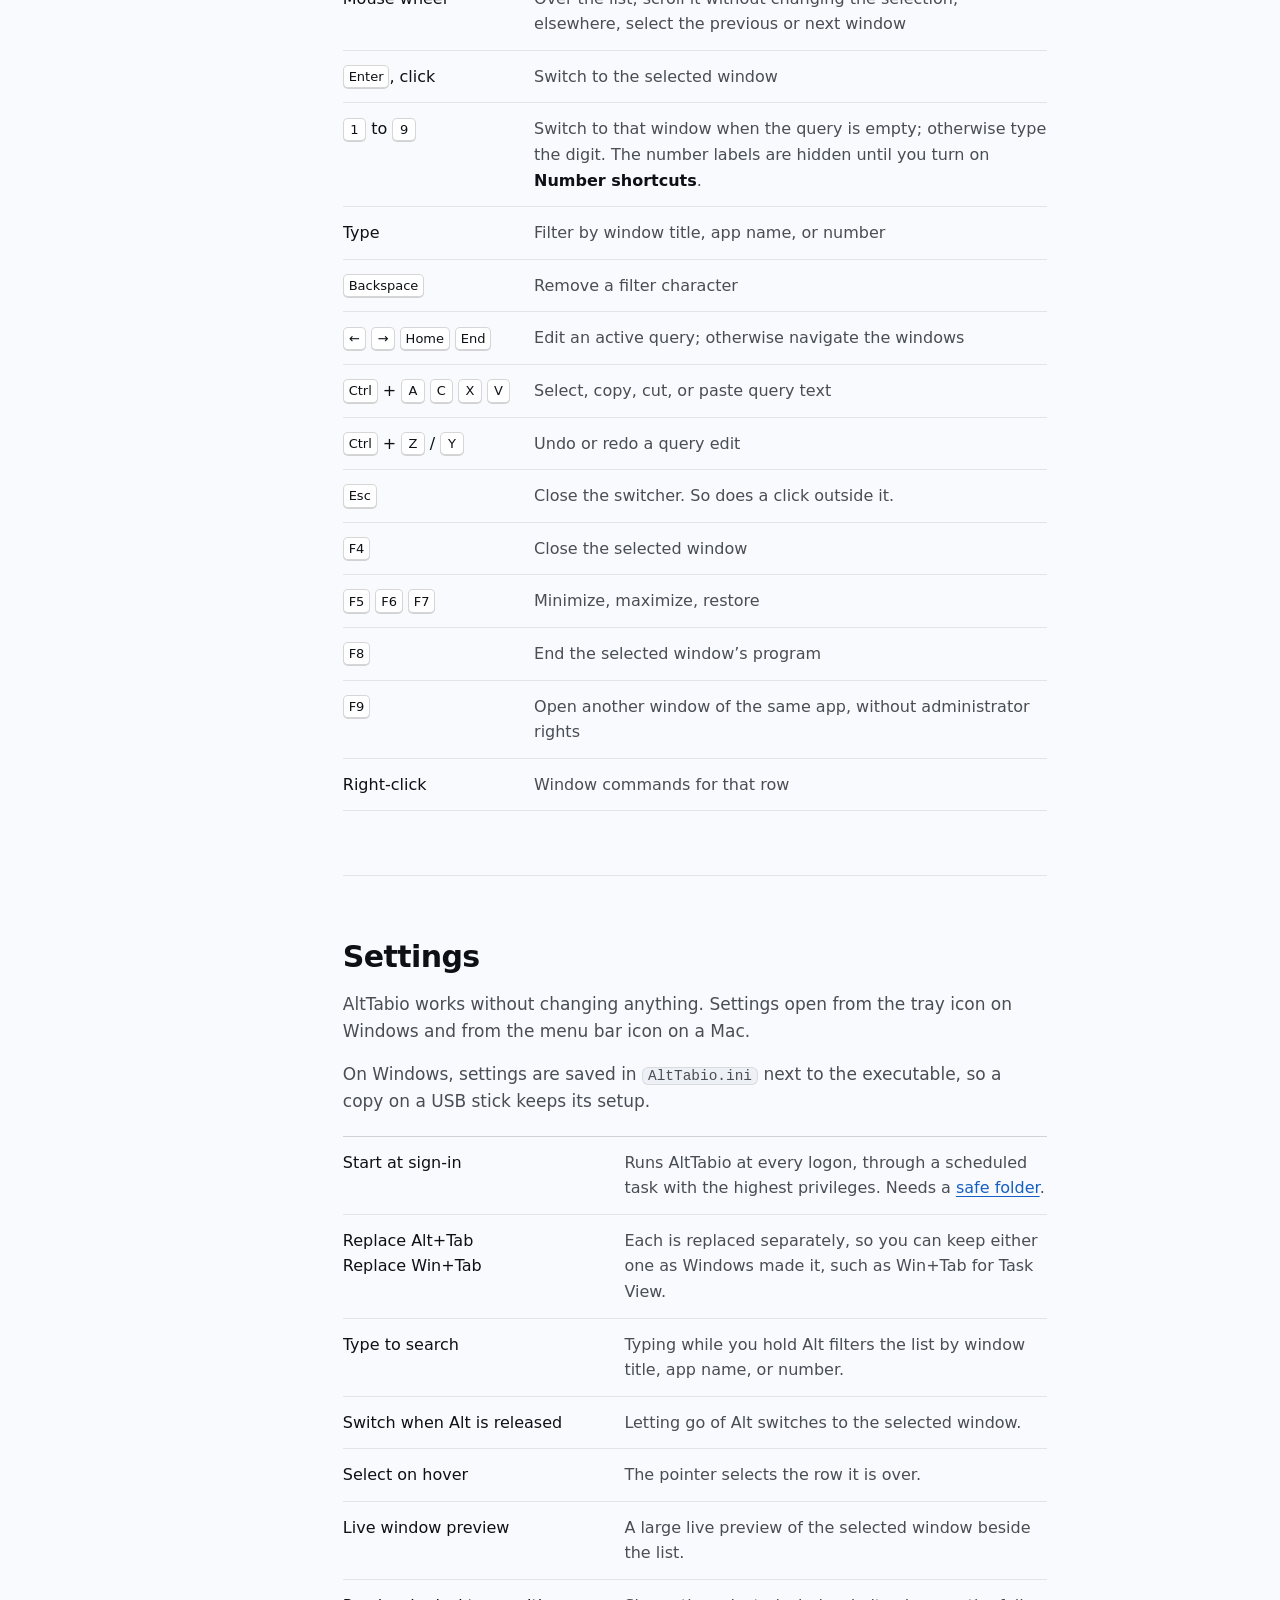
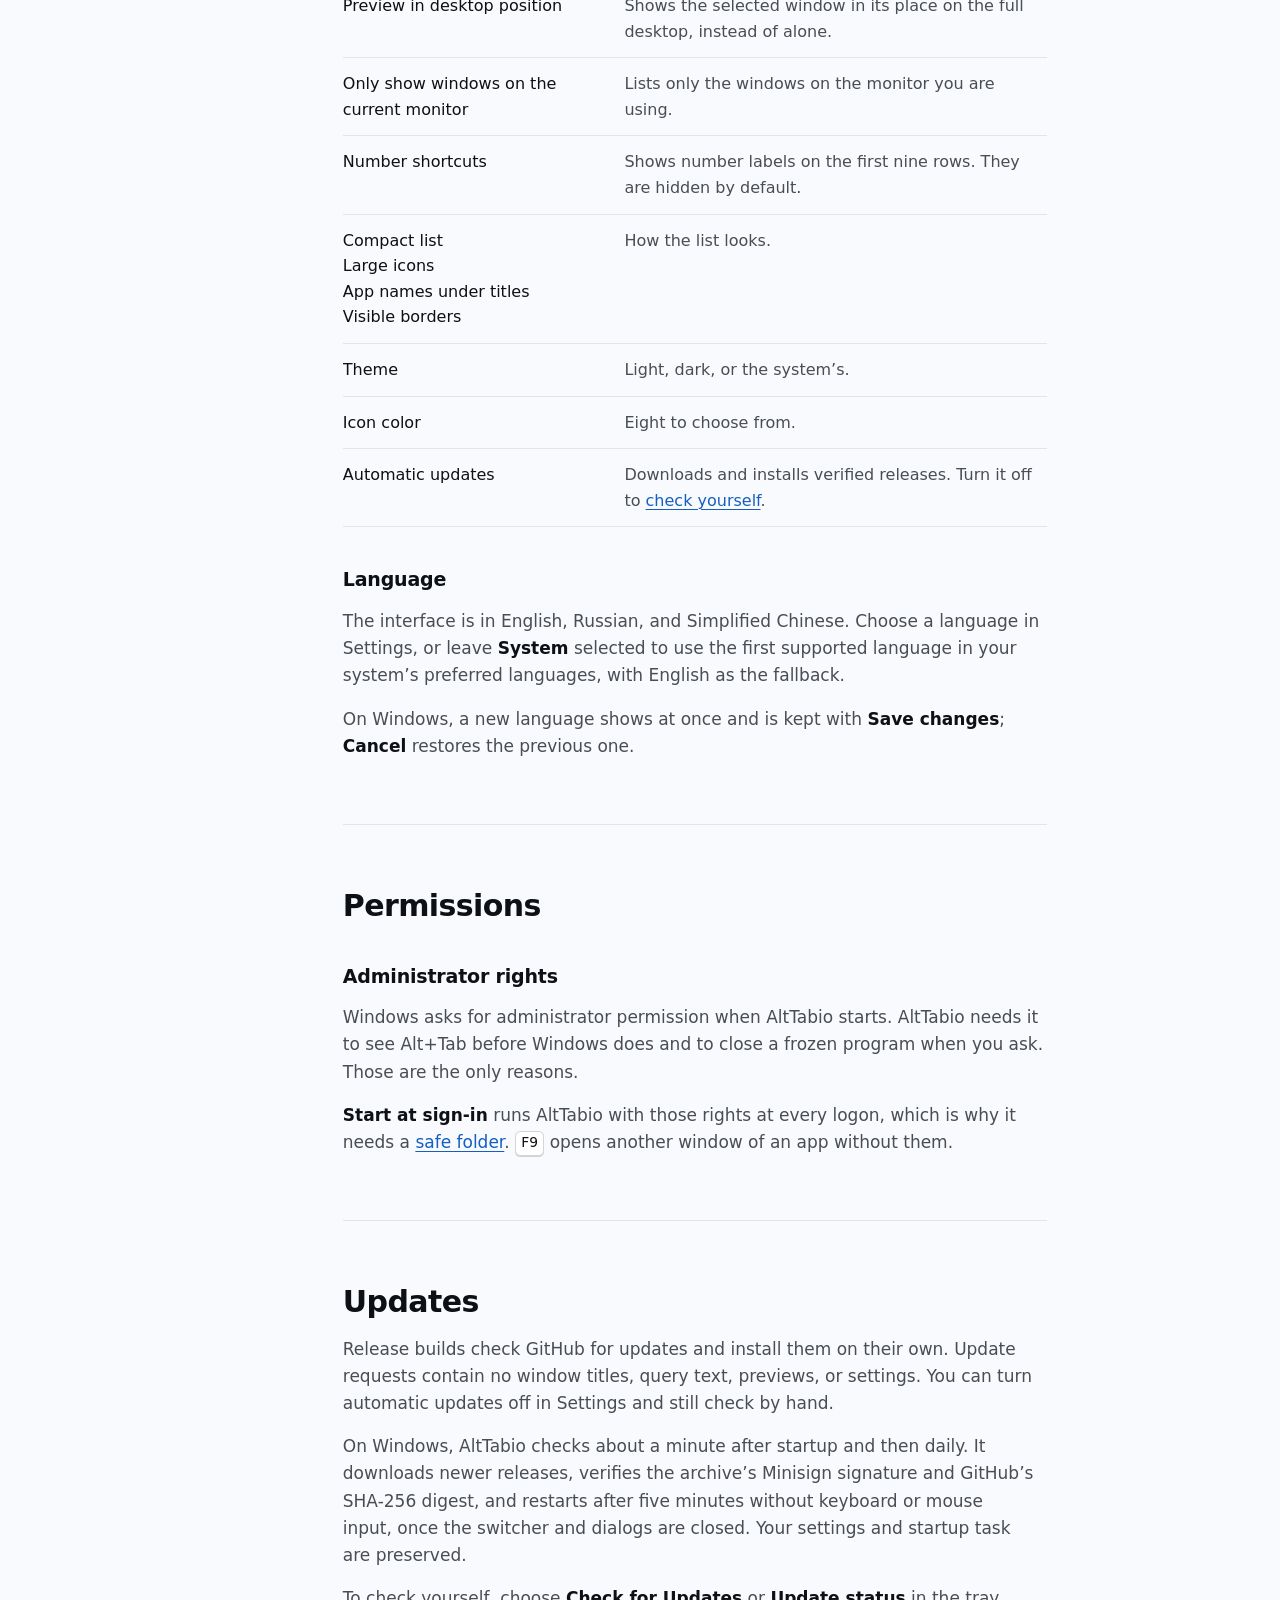
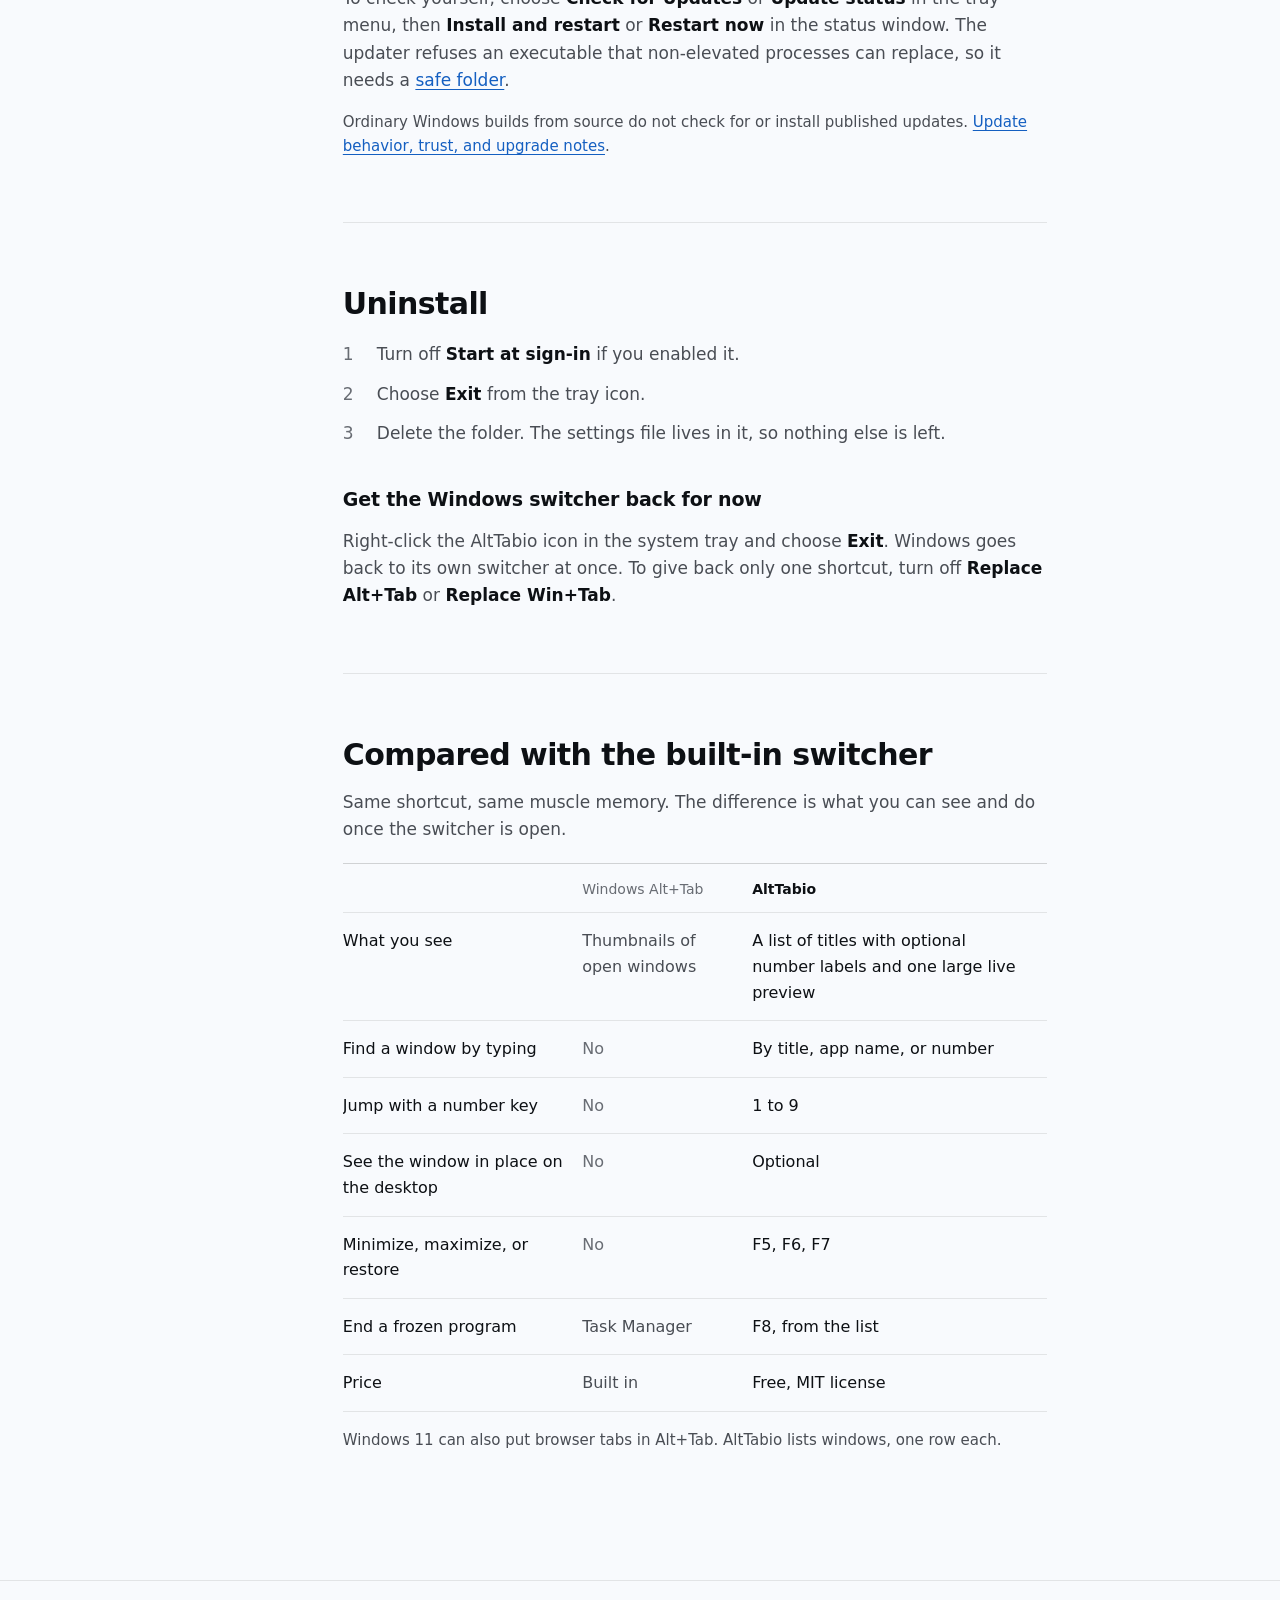
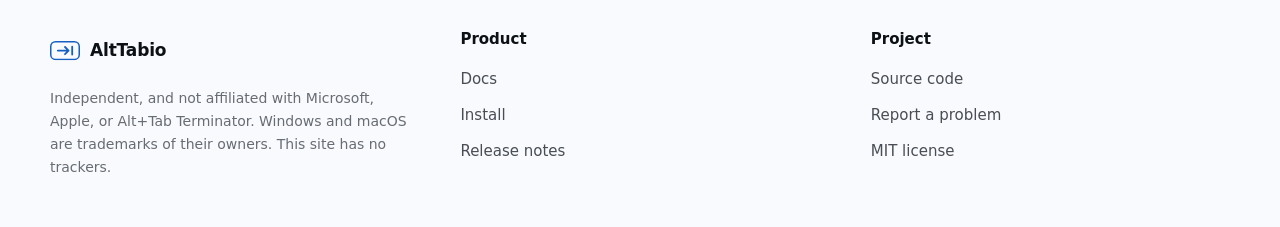
<file: docs/windows/index.html>
<!doctype html>
<html lang="en">
<head>
<meta charset="utf-8" />
<meta name="viewport" content="width=device-width, initial-scale=1" />
<title>AltTabio for Windows has moved to the Docs</title>
<meta name="robots" content="noindex" />
<link rel="canonical" href="https://vibeslop.github.io/AltTabio/docs/" />
<script>
// The Windows page is now part of the Docs. Each old section lands on the topic that replaced it,
// and the Docs open on Windows's instructions.
(function () {
  var map = {
    install: "../docs/#install-windows",
    uninstall: "../docs/#uninstall-windows",
    shortcuts: "../docs/#shortcuts-windows",
    settings: "../docs/#settings-windows",
    compare: "../docs/#compare-windows",
    features: "../docs/#windows",
    faq: "../#faq",
    "faq-terminator": "../docs/#compare-windows"
  };
  var id = location.hash.slice(1);
  location.replace(Object.prototype.hasOwnProperty.call(map, id) ? map[id] : "../docs/#windows");
})();
</script>
<meta http-equiv="refresh" content="0; url=../docs/#windows" />
</head>
<body>
<p>AltTabio for Windows is now part of the <a href="../docs/#windows">AltTabio Docs</a>.</p>
</body>
</html>
</file>
<file: docs/site.css>
/* The site takes its one colour from the app icon: the lit azure Tab keycap. Azure marks what you
   can act on (the main button, links, focus) and the brand mark; everything else stays in greys
   tinted faintly toward it, so no surface is flat black or white. Every page opens on a dark
   stage; the rest follows the appearance. */
:root{
  color-scheme: light;
  --bg: oklch(0.985 0.004 250);
  --bg-2: oklch(0.955 0.007 250);
  --surface: oklch(1 0 0);
  --text: oklch(0.17 0.01 260);
  --text-2: oklch(0.42 0.012 260);
  --text-3: oklch(0.53 0.012 260);
  /* The icon's azure: a fill that holds white text at 5.2:1, and a text shade for each ground. */
  --accent: oklch(0.54 0.18 256);
  --accent-hover: oklch(0.5 0.18 257);
  --accent-text: oklch(0.5 0.17 258);
  --card: var(--surface);
  --card-inset: oklch(0.975 0.004 255);
  --plate: oklch(0.9 0.006 260);
  --line: oklch(0 0 0 / 0.09);
  --line-2: oklch(0 0 0 / 0.16);
  --stage: oklch(0.16 0.02 262);
  --stage-text: oklch(0.97 0.005 250);
  --stage-text-2: oklch(0.75 0.015 255);
  --sans: "Segoe UI Variable Text", "Segoe UI", system-ui, -apple-system, Roboto, "Helvetica Neue", sans-serif;
  --display: "Segoe UI Variable Display", "Segoe UI", system-ui, -apple-system, Roboto, "Helvetica Neue", sans-serif;
  --serif: ui-serif, "New York", "Iowan Old Style", Charter, Georgia, serif;
  --grain: url("data:image/svg+xml,%3Csvg xmlns='http://www.w3.org/2000/svg' width='180' height='180'%3E%3Cfilter id='n'%3E%3CfeTurbulence type='fractalNoise' baseFrequency='0.85' numOctaves='3' stitchTiles='stitch'/%3E%3CfeColorMatrix values='0 0 0 0 1 0 0 0 0 1 0 0 0 0 1 0.09 0 0 0 0'/%3E%3C/filter%3E%3Crect width='100%25' height='100%25' filter='url(%23n)'/%3E%3C/svg%3E");
  --mono: ui-monospace, "SF Mono", "Cascadia Mono", Menlo, Consolas, monospace;
  --maxw: 1180px;
  --space: clamp(6rem, 13vw, 11rem);
}
[data-theme="dark"]{
  color-scheme: dark;
  --bg: oklch(0.14 0.008 262);
  --bg-2: oklch(0.175 0.01 262);
  --surface: oklch(0.19 0.01 262);
  --text: oklch(0.96 0.005 250);
  --text-2: oklch(0.78 0.012 255);
  --text-3: oklch(0.66 0.012 255);
  --accent-text: oklch(0.78 0.11 254);
  --card: var(--surface);
  --card-inset: oklch(0.245 0.012 262);
  --plate: oklch(0.36 0.01 262);
  /* Solid in the dark: alpha white borders glow instead of receding. */
  --line: oklch(0.25 0.012 262);
  --line-2: oklch(0.32 0.014 262);
}

*,*::before,*::after{ box-sizing: border-box; }
html{ -webkit-text-size-adjust: 100%; scroll-padding-top: 24px; font-synthesis: none; }
/* Jumps are instant: a smooth scroll crawls the whole page, and on arrival from another page it
   starts from the top. Where the browser can, the view cross-fades instead, between pages here
   and within a page from site.js. */
@view-transition{ navigation: auto; }
::view-transition-old(root), ::view-transition-new(root){ animation-duration: 200ms; animation-timing-function: cubic-bezier(0.23, 1, 0.32, 1); }
body{
  margin: 0; background: var(--bg); color: var(--text);
  font: 400 1.0625rem/1.6 var(--sans);
  overflow-wrap: break-word;
  -webkit-font-smoothing: antialiased; -moz-osx-font-smoothing: grayscale;
}
img{ max-width: 100%; height: auto; display: block; }
svg{ display: block; }
a{ color: inherit; text-decoration-thickness: from-font; text-underline-offset: 0.2em; touch-action: manipulation; }
p{ margin: 0; }
h1,h2,h3{ margin: 0; font-family: var(--display); text-wrap: balance; }
code{ font-family: var(--mono); }
::selection{ background: oklch(0.6 0.17 252 / 0.3); }
:where(a,button,summary,[tabindex]):focus-visible{ outline: 2px solid var(--accent-text); outline-offset: 3px; }
.sr-only{ position: absolute; width: 1px; height: 1px; padding: 0; margin: -1px; overflow: hidden; clip-path: inset(50%); white-space: nowrap; border: 0; }
.skip{
  position: absolute; left: 12px; top: 12px; z-index: 50; padding: 10px 14px; border-radius: 10px;
  background: var(--stage-text); color: var(--stage); font-weight: 600; text-decoration: none; translate: 0 -200%;
}
.skip:focus-visible{ translate: 0 0; }
.wrap{ width: min(var(--maxw), calc(100% - 64px)); margin-inline: auto; }
@media (max-width: 767px){ .wrap{ width: calc(100% - 40px); } }
/* Each system sees its own download first; anything else, a phone, sees both. */
[data-os="mac"] .only-win, :root:not([data-os="mac"]) .only-mac, [data-os="other"] .only-win, [data-os="other"] :is(.hero, .closing) .cta :is(.btn:not(.only-other), .only-win, .only-mac), :root:not([data-os="other"]) .only-other{ display: none !important; }
.theme-switching, .theme-switching *{ transition: none !important; }

/* Buttons: one solid action per screen, in the text color; everything else is a quiet link. */
.btn{
  display: inline-flex; align-items: center; justify-content: center; gap: 10px;
  height: 48px; padding: 0 22px; border: 0; border-radius: 999px; cursor: pointer; user-select: none;
  font: 600 1rem/1 var(--sans); text-decoration: none; white-space: nowrap;
  background: var(--accent); color: white;
  transition-property: background-color, color, scale; transition-duration: 150ms; transition-timing-function: ease-out;
  -webkit-tap-highlight-color: transparent;
}
.btn svg{ width: 18px; height: 18px; flex: none; }
/* Every button gives under the finger. */
@media (prefers-reduced-motion: no-preference){ :is(.btn, .icon-btn, .seg button, .reopen):not(:disabled):active{ scale: 0.96; } }
@media (hover: hover) and (pointer: fine){ .btn:hover{ background: var(--accent-hover); } }
.btn-quiet{ background: transparent; color: var(--text); box-shadow: inset 0 0 0 1px var(--line-2); }
@media (hover: hover) and (pointer: fine){ .btn-quiet:hover{ background: var(--bg-2); } }
.btn-sm{ height: 36px; padding: 0 16px; font-size: 0.9375rem; }
.link{ display: inline-flex; align-items: center; gap: 6px; font-weight: 500; color: var(--accent-text); text-decoration: none; }
.link svg{ width: 16px; height: 16px; transition: translate 150ms ease-out; }
@media (hover: hover) and (pointer: fine){ .link:hover{ text-decoration: underline; } .link:hover svg{ translate: 3px 0; } }
.icon-btn{
  width: 40px; height: 40px; flex: none; display: grid; place-items: center; padding: 0; border: 0;
  border-radius: 999px; background: transparent; color: inherit; opacity: 0.8; cursor: pointer;
  transition: opacity 150ms ease-out, background-color 150ms ease-out, scale 150ms ease-out;
  -webkit-tap-highlight-color: transparent;
}
.icon-btn svg{ width: 20px; height: 20px; }
@media (hover: hover) and (pointer: fine){ .icon-btn:hover{ opacity: 1; background: oklch(0.5 0 0 / 0.14); } }

/* The stage: every page opens on black, the header sits on it and scrolls away with it. */
.stage{ position: relative; isolation: isolate; background: var(--stage); color: var(--stage-text); --accent-text: oklch(0.78 0.11 254); }
.nav{ position: relative; z-index: 2; display: flex; align-items: center; gap: 8px 28px; min-height: 76px; }
.brand{ display: flex; align-items: center; gap: 10px; min-height: 44px; margin-inline-end: auto; font: 600 1.0625rem/1 var(--display); letter-spacing: -0.01em; text-decoration: none; }
.brand .mark{ width: 30px; height: 19.2px; color: var(--accent-text); overflow: visible; }
.navlinks{ display: flex; gap: 4px; }
.navlinks a{ display: inline-flex; align-items: center; min-height: 40px; padding: 0 10px; font-size: 0.9375rem; color: var(--stage-text-2); text-decoration: none; transition: color 150ms ease-out; }
.navlinks a[aria-current="page"]{ color: var(--stage-text); }
@media (hover: hover) and (pointer: fine){ .navlinks a:hover{ color: var(--stage-text); } }
.nav-tools{ display: flex; align-items: center; gap: 2px; }
.nav-cta{ margin-inline-start: 10px; }
/* The header and the hero under it are one surface. At fractional display scaling a hairline of
   the page shows between them, so the header paints one pixel past its own edge. */
header.stage{ box-shadow: 0 1px 0 var(--stage); }
.stage .btn-quiet{ color: var(--stage-text); box-shadow: inset 0 0 0 1px oklch(1 0 0 / 0.22); }
@media (hover: hover) and (pointer: fine){ .stage .btn-quiet:hover{ background: oklch(1 0 0 / 0.1); } }
/* The Docs header sits on the page itself, in the reader's theme. */
.site-head{ border-bottom: 1px solid var(--line); }
.site-head .navlinks a{ color: var(--text-2); }
.site-head .navlinks a[aria-current="page"]{ color: var(--text); }
@media (hover: hover) and (pointer: fine){ .site-head .navlinks a:hover{ color: var(--text); } }
.stage .btn-sm{ height: 34px; padding: 0 14px; font-size: 0.875rem; }
@media (max-width: 559px){ .nav{ gap: 4px 12px; } .navlinks a{ padding: 0 6px; } .nav-github, .nav-cta{ display: none !important; } }
/* At 320px the wordmark leaves no room for the theme button; the mark stays, and the link keeps its "AltTabio home" label. */
@media (max-width: 359px){ .nav > .brand span{ display: none; } }

/* Home hero: the promise in one sentence, then the switcher itself to try. */
.hero{ overflow: clip; padding-bottom: clamp(32px, 5vh, 56px); }
.hero-copy{ display: flex; flex-direction: column; align-items: center; text-align: center; padding: clamp(16px, 3vh, 32px) 0 clamp(20px, 3vh, 32px); }
.hero h1{ max-width: 15ch; font-size: clamp(2.4rem, 1rem + 3vw, 3.875rem); font-weight: 650; line-height: 1.02; letter-spacing: -0.02em; }
.hero .sub{ max-width: 36rem; margin-top: 16px; font-size: clamp(1.0625rem, 1rem + 0.3vw, 1.25rem); line-height: 1.5; color: var(--stage-text-2); text-wrap: pretty; }
.cta{ display: flex; flex-wrap: wrap; align-items: center; gap: 14px 26px; margin-top: 36px; }
.hero .cta, .closing .cta{ justify-content: center; }
/* Each system's install sits in the same cell, and the one not shown keeps its room, so switching
   the demo's system moves nothing below it. A phone has only the one. */
.hero-get{ display: grid; width: 100%; margin-top: 28px; }
.hero-get > *{ grid-area: 1 / 1; display: flex; flex-direction: column; align-items: center; min-width: 0; }
.hero-get .cta{ margin-top: 0; }

[data-os="mac"] .get-win, [data-os="windows"] .get-mac{ visibility: hidden; }
[data-os="other"] :is(.get-mac, .get-win), :root:not([data-os="other"]) .get-other{ display: none; }
/* On short screens the hero copy tightens, so the whole demo, and the edge of the next section, fit. */
@media (max-height: 880px) and (min-width: 760px){
  .nav{ min-height: 64px; }
  .hero-copy{ padding: 4px 0 16px; }
  .hero h1{ font-size: clamp(2.25rem, 1rem + 2.2vw, 3rem); }
  .hero .sub{ margin-top: 10px; }
  .hero-get{ margin-top: 18px; }
  .hero-meta{ margin-top: 8px; }
  .hero .desk{ --above-desk: 475px; --u-min: 10px; }
}
.hero-meta{ margin-top: 14px; font-size: 0.9375rem; color: var(--stage-text-2); }
.hero-meta a{ color: var(--accent-text); }
@media (max-width: 759px){ .cta .btn{ flex: 1 1 100%; } }

/* On load the hero arrives in reading order, 60ms apart; with reduced motion it only fades. */
:is(.hero-copy, .page-hero .wrap) > *, .hero .demo{ animation: enter-fade 200ms cubic-bezier(0.23, 1, 0.32, 1) backwards; }
@media (prefers-reduced-motion: no-preference){ :is(.hero-copy, .page-hero .wrap) > *, .hero .demo{ animation-name: enter; } }
:is(.hero-copy, .page-hero .wrap) > :nth-child(2){ animation-delay: 60ms; }
:is(.hero-copy, .page-hero .wrap) > :nth-child(3){ animation-delay: 120ms; }
:is(.hero-copy, .page-hero .wrap) > :nth-child(4), .hero .demo{ animation-delay: 180ms; }
:is(.hero-copy, .page-hero .wrap) > :nth-child(n+5){ animation-delay: 240ms; }
@keyframes enter-fade{ from{ opacity: 0; } }
@keyframes enter{ from{ opacity: 0; translate: 0 12px; filter: blur(4px); } }

/* The demo: a desktop with the switcher on it, drawn from the app's own geometry and tokens.
   Every panel length is in em at 16px per point, so the panel scales with its container. */
.demo{ display: flex; flex-direction: column; align-items: center; gap: 12px; }
.demo-bar{ width: 100%; display: flex; flex-wrap: wrap; align-items: center; justify-content: space-between; gap: 12px 24px; }
.seg{ position: relative; isolation: isolate; display: inline-grid; grid-auto-flow: column; grid-auto-columns: 1fr; padding: 3px; border-radius: 999px; background: oklch(1 0 0 / 0.08); box-shadow: inset 0 0 0 1px oklch(1 0 0 / 0.08); }
.seg button{
  min-width: 92px; height: 34px; padding: 0 16px; border: 0; border-radius: 999px; cursor: pointer;
  font: 500 0.9375rem/1 var(--sans); color: var(--stage-text-2); background: transparent;
  transition: background-color 150ms ease-out, color 150ms ease-out, scale 150ms ease-out;
  -webkit-tap-highlight-color: transparent;
}
.seg button[aria-pressed="true"]{ background: oklch(1 0 0 / 0.16); color: var(--stage-text); }
@media (hover: hover) and (pointer: fine){ .seg button:hover{ color: var(--stage-text); } }
/* The pill slides to the system you pick; with reduced motion the buttons fade their own. */
@media (prefers-reduced-motion: no-preference){
  .seg::before{
    content: ""; position: absolute; z-index: -1; top: 3px; bottom: 3px; left: 3px; width: calc(50% - 3px);
    border-radius: 999px; background: oklch(1 0 0 / 0.16); transition: translate 150ms cubic-bezier(0.23, 1, 0.32, 1);
  }
  .seg:has([data-os-pick="windows"][aria-pressed="true"])::before{ translate: 100% 0; }
  .seg button[aria-pressed="true"]{ background: transparent; }
}
/* Switching systems cross-fades the whole desktop (site.js names these only for the switch). The
   pill shows live throughout, so it slides instead of fading in two places at once. */
.demo-swap .desk.live{ view-transition-name: demo-desk; }
.demo-swap .seg{ view-transition-name: demo-seg; }
::view-transition-old(demo-desk), ::view-transition-new(demo-desk){ animation-duration: 200ms; animation-timing-function: cubic-bezier(0.23, 1, 0.32, 1); }
::view-transition-old(demo-seg){ display: none; }
::view-transition-new(demo-seg){ animation: none; }

/* The desk is a small screen of the system the demo shows: its wallpaper, the menu bar and Dock
   or the taskbar, the window in front, and the panel centred on it. --u is one point, the
   panel's own scale, so the system's furniture keeps its real size beside the panel. */
.desk{
  position: relative; isolation: isolate; container-type: inline-size; width: 100%;
  display: grid; grid-template-rows: auto 1fr auto; place-items: center; user-select: none; -webkit-user-select: none;
  /* The point also shrinks on short screens, so the demo ends above the fold and the next section shows. */
  --u: min(100cqi / 54, clamp(var(--u-min, 11px), (100svh - var(--above-desk)) / 29.75, 16px));
  --above-desk: 580px;
}
.desk.live{
  border-radius: 14px; box-shadow: 0 0 0 1px oklch(1 0 0 / 0.1), 0 30px 80px -30px oklch(0 0 0 / 0.8);
  background: oklch(0.31 0.012 260);
}
.desk.live[data-mode="windows"]{ background: oklch(0.3 0.035 252); }
/* Each system's own typeface, where the visitor has it. */
.desk[data-mode="mac"]{ --sans: -apple-system, BlinkMacSystemFont, system-ui, "Segoe UI", sans-serif; }
.desk[data-mode="windows"]{ --sans: "Segoe UI Variable Text", "Segoe UI", system-ui, -apple-system, sans-serif; }

/* The rows around the panel keep one height in both systems, so nothing below the demo moves. */
.os-top{ width: 100%; height: calc(var(--u) * 1.5); }
.os-bottom{ width: 100%; height: calc(var(--u) * 3.875); display: flex; align-items: flex-end; justify-content: center; }
.desk .sw{ margin-block: calc(var(--u) * 0.75); }

/* macOS: a clear menu bar naming the app in front, with AltTabio's mark by the clock. */
.menubar{
  height: 100%; display: flex; align-items: center; gap: calc(var(--u) * 1.25); padding: 0 calc(var(--u) * 1);
  font: 500 calc(var(--u) * 0.8125)/1 var(--sans); color: oklch(1 0 0 / 0.95); text-shadow: 0 0 6px oklch(0 0 0 / 0.25); white-space: nowrap;
}
.menubar b{ font-weight: 700; }
.menubar .status{ margin-inline-start: auto; display: flex; align-items: center; gap: calc(var(--u) * 1); }
.menubar svg{ width: calc(var(--u) * 1.4); height: calc(var(--u) * 0.9); color: white; }
.dock{
  display: flex; gap: calc(var(--u) * 0.25); margin-bottom: calc(var(--u) * 0.375); padding: calc(var(--u) * 0.3125);
  border-radius: calc(var(--u) * 1.25); background: oklch(1 0 0 / 0.2); box-shadow: inset 0 0 0 1px oklch(1 0 0 / 0.3), 0 8px 24px oklch(0 0 0 / 0.2);
  -webkit-backdrop-filter: blur(20px) saturate(1.6); backdrop-filter: blur(20px) saturate(1.6);
}
.dock span{ position: relative; display: grid; width: calc(var(--u) * 2.75); height: calc(var(--u) * 2.75); }
/* Every app here is running, so each has the dot beneath it. */
.dock span::after{ content: ""; position: absolute; left: 50%; bottom: calc(var(--u) * -0.2); width: 3px; height: 3px; translate: -50% 0; border-radius: 50%; background: oklch(1 0 0 / 0.75); }
.dock svg, .taskbar .tb-apps svg{ width: 100%; height: 100%; }

/* Windows 11: a taskbar along the bottom, apps centred, the active one marked, the tray and clock right. */
.taskbar{
  position: relative; width: 100%; height: calc(var(--u) * 3); display: flex; align-items: center; justify-content: center;
  border-radius: 0 0 14px 14px; background: oklch(0.2 0.015 255 / 0.82); box-shadow: inset 0 1px 0 oklch(1 0 0 / 0.08);
  -webkit-backdrop-filter: blur(24px) saturate(1.4); backdrop-filter: blur(24px) saturate(1.4);
  font: 400 calc(var(--u) * 0.6875)/1.3 var(--sans); color: oklch(1 0 0 / 0.92);
}
.tb-apps{ display: flex; gap: calc(var(--u) * 0.25); }
.tb-apps > span{ position: relative; display: grid; place-items: center; width: calc(var(--u) * 2.5); height: calc(var(--u) * 2.5); padding: calc(var(--u) * 0.4); border-radius: calc(var(--u) * 0.25); }
.tb-apps > span::after{ content: ""; position: absolute; left: 50%; bottom: calc(var(--u) * 0.1); width: calc(var(--u) * 0.375); height: 3px; translate: -50% 0; border-radius: 3px; background: oklch(1 0 0 / 0.5); }
.tb-apps > .on{ background: oklch(1 0 0 / 0.08); box-shadow: inset 0 0 0 1px oklch(1 0 0 / 0.06); }
.tb-apps > .on::after{ width: calc(var(--u) * 1); background: oklch(0.78 0.12 235); }
.tb-apps > .tb-search{ color: oklch(1 0 0 / 0.9); padding: calc(var(--u) * 0.6); }
.tb-apps > .tb-search::after{ content: none; }
.tb-tray{ position: absolute; right: calc(var(--u) * 0.75); display: flex; align-items: center; gap: calc(var(--u) * 1); }
.tb-tray img{ width: calc(var(--u) * 1); height: calc(var(--u) * 1); }
.tb-clock{ display: flex; flex-direction: column; align-items: flex-end; }
.desk-fallback{ width: 100%; border-radius: 12px; }
/* Without script the panel has nothing to draw; the capture stands in for it. */
.sw:empty{ display: none; }

/* The window in front, behind the panel; it changes when you switch. */
.desk-front{
  position: absolute; left: 50%; top: 0; z-index: 0; width: 100%; height: 100%; translate: -50% 0;
  font-size: calc(var(--u) * 1.15);
}
/* The window you switch to comes forward over the one that was in front. It sits below the
   menu bar and clear of the Dock on a Mac, and above the taskbar on Windows. */
.desk-front .win{
  position: absolute; inset: calc(var(--u) * 2.25) 4% calc(var(--u) * 4.5);
  transition: opacity 200ms cubic-bezier(0.23, 1, 0.32, 1);
}
[data-mode="windows"] .desk-front .win{ inset: calc(var(--u) * 1.25) 4% calc(var(--u) * 4); }
/* The window in front is the active one: its traffic lights are lit, and every other stays grey. */
[data-mode="mac"] .desk-front .win-bar i:nth-child(1){ background: #ff5f57; }
[data-mode="mac"] .desk-front .win-bar i:nth-child(2){ background: #febc2e; }
[data-mode="mac"] .desk-front .win-bar i:nth-child(3){ background: #28c840; }
.win-ic{ display: none; }
[data-mode="windows"] .win-ic{ display: inline-block; width: 1.4em; height: 1.4em; margin-inline-end: 0.7em; vertical-align: -0.4em; }
[data-mode="windows"] .win-ic svg{ width: 100%; height: 100%; }
@starting-style{ .desk.switched .desk-front .win{ opacity: 0; } }
@media (prefers-reduced-motion: no-preference){
  .desk-front .win{ transition-property: opacity, scale, filter; }
  @starting-style{ .desk.switched .desk-front .win{ scale: 0.97; filter: blur(4px); } }
}

/* A drawn window: title bar and real, legible content. */
.win{ position: relative; display: flex; flex-direction: column; overflow: hidden; border-radius: 0.75em; color: var(--pv-tx); background: var(--pv-bg); box-shadow: 0 0 0 1px oklch(0 0 0 / 0.25), 0 1.5em 3em -1em oklch(0 0 0 / 0.55); }
.win-bar{ flex: none; display: flex; align-items: center; gap: 0.4em; height: 2em; padding: 0 0.75em; background: var(--pv-bar); }
.win-bar i{ width: 0.7em; height: 0.7em; border-radius: 50%; background: oklch(0.7 0 0 / 0.6); }
.win-bar b{ flex: 1; text-align: center; font: 500 0.75em/1 var(--sans); color: var(--pv-tx-2); white-space: nowrap; overflow: hidden; text-overflow: ellipsis; padding-inline-end: 3.2em; }
[data-mode="windows"] .win{ border-radius: 0.5em; }
[data-mode="windows"] .win-bar{ flex-direction: row-reverse; }
[data-mode="windows"] .win-bar i{ width: 2.6em; height: auto; border-radius: 0; background: none; font: normal 0.8em/1 var(--sans); text-align: center; color: var(--pv-tx-2); }
[data-mode="windows"] .win-bar i:nth-child(1)::before{ content: "✕"; }
[data-mode="windows"] .win-bar i:nth-child(2)::before{ content: "□"; }
[data-mode="windows"] .win-bar i:nth-child(3)::before{ content: "–"; }
[data-mode="windows"] .win-bar b{ text-align: start; padding: 0 0 0 0.2em; }
.win-body{ flex: 1; min-height: 0; display: flex; overflow: hidden; font: 400 0.8125em/1.55 var(--sans); text-align: start; }
.win-body p, .win-body h3, .win-body h4, .win-body ul, .win-body table{ margin: 0; white-space: nowrap; overflow: hidden; text-overflow: ellipsis; }
.win-body .main{ flex: 1; min-width: 0; padding: 1.4em 1.8em; display: flex; flex-direction: column; gap: 0.5em; }
.win-body .side{ flex: 0 0 27%; min-width: 0; padding: 1.2em 0.6em; display: flex; flex-direction: column; gap: 0.15em; background: var(--pv-side); box-shadow: 1px 0 0 var(--pv-line); }
.win-body h3{ font: 650 1.6em/1.2 var(--sans); letter-spacing: -0.02em; color: var(--pv-tx); }
.win-body h4{ font: 600 1.15em/1.3 var(--sans); }
.win-body .meta{ color: var(--pv-tx-2); }
.win-body ul{ padding: 0; list-style: none; display: grid; gap: 0.35em; }
.win-body ul:not(.check) li::before{ content: ""; display: inline-block; width: 0.35em; height: 0.35em; margin: 0 0.7em 0.15em 0.2em; border-radius: 50%; background: currentColor; opacity: 0.6; }
.win-body table{ border-collapse: collapse; width: 100%; }
.win-body td{ padding: 0.45em 0; border-bottom: 1px solid var(--pv-line); }
.win-body td:last-child{ text-align: end; font-weight: 600; }
/* Photos and Music are dark apps; the album's pictures fill what the heading leaves. */
.pv-photos, .pv-music{ --pv-bg: oklch(0.2 0.008 260); --pv-bar: oklch(0.235 0.008 260); --pv-side: oklch(0.22 0.008 260); --pv-tx: oklch(0.88 0.01 260); --pv-tx-2: oklch(0.66 0.01 260); --pv-line: oklch(1 0 0 / 0.06); }
.tree p{ padding: 0.15em 0.6em; border-radius: 0.3em; color: var(--pv-tx-2); }
.tree p.on{ background: oklch(1 0 0 / 0.08); color: var(--pv-tx); }
.shots{ flex: 1; min-height: 0; display: grid; grid-template-columns: repeat(4, minmax(0, 1fr)); grid-template-rows: repeat(2, minmax(0, 1fr)); gap: 0.5em; margin-top: 0.4em; }
.shots i{ border-radius: 0.35em; }
.pv-music .main{ padding-inline: 2.4em; }
.pv-web, .pv-mail{ --pv-bg: oklch(0.995 0 0); --pv-bar: oklch(0.94 0 0); --pv-side: oklch(0.96 0 0); --pv-tx: oklch(0.24 0 0); --pv-tx-2: oklch(0.5 0 0); --pv-line: oklch(0 0 0 / 0.08); }
.pv-web .main{ padding-inline: 2.4em; }
.pv-mail .inbox p{ display: flex; flex-direction: column; padding: 0.5em 0.7em; border-radius: 0.4em; color: var(--pv-tx-2); line-height: 1.35; }
.pv-mail .inbox b{ color: var(--pv-tx); font-weight: 600; }
.pv-mail .inbox p.on{ background: oklch(0.62 0.15 245); color: oklch(1 0 0 / 0.85); }
.pv-mail .inbox p.on b{ color: white; }
.pv-notes{ --pv-bg: oklch(0.985 0.012 95); --pv-bar: oklch(0.95 0.02 95); --pv-tx: oklch(0.3 0.02 80); --pv-tx-2: oklch(0.5 0.02 80); --pv-line: oklch(0 0 0 / 0.08); }
.pv-notes .main{ padding-inline: 2.4em; }
.win-body .check{ list-style: none; padding: 0 !important; }
.win-body .check li::before{ content: ""; display: inline-block; width: 0.9em; height: 0.9em; margin-inline-end: 0.6em; vertical-align: -0.12em; border-radius: 50%; box-shadow: inset 0 0 0 1.5px oklch(0.75 0.13 85); }
.win-body .check li.done{ color: var(--pv-tx-2); text-decoration: line-through; }
.win-body .check li.done::before{ background: oklch(0.8 0.15 85); box-shadow: none; }

/* The macOS panel: glass in the dark switcher tokens, 24pt corners, 12pt padding. */
.sw{
  --canvas: oklch(0.21 0 0 / 0.9); --well: oklch(0.27 0 0 / 0.85); --sel: oklch(0.36 0 0 / 0.96);
  --tx: oklch(0.96 0 0); --tx-2: oklch(0.72 0 0); --ring: oklch(1 0 0 / 0.1);
  position: relative; z-index: 1; font-size: var(--u); width: 48.5em; padding: 0.75em;
  border-radius: 1.5em; color: var(--tx); background: var(--canvas);
  -webkit-backdrop-filter: blur(2em) saturate(1.6); backdrop-filter: blur(2em) saturate(1.6);
  box-shadow: inset 0 0 0 1px var(--ring), 0 1.5em 4em oklch(0 0 0 / 0.5);
  transition: opacity 200ms cubic-bezier(0.23, 1, 0.32, 1);
}
.sw:focus{ outline: none; }
.sw:focus-visible{ box-shadow: inset 0 0 0 1px oklch(1 0 0 / 0.42), 0 1.5em 4em oklch(0 0 0 / 0.5); }
/* A switch dismisses the panel quickly; it takes longer to come back. */
.desk.closed .sw{ opacity: 0; pointer-events: none; transition-duration: 100ms; }
/* Switching systems dips the panel out and back, in place. */
.desk.swapping .sw{ opacity: 0; transition-duration: 100ms; }
@media (prefers-reduced-motion: no-preference){
  .sw{ transition-property: opacity, translate, filter; }
  .desk.closed .sw{ translate: 0 -12px; filter: blur(4px); }
  .desk.swapping .sw{ filter: blur(4px); }
}
:where(.sw button){ margin: 0; padding: 0; border: 0; background: none; color: inherit; font: inherit; cursor: pointer; text-align: start; }
.sw-strip{ display: flex; }
.sw .tile{ width: 4em; height: 4em; display: grid; place-items: center; border-radius: 0.75em; }
.sw .tile svg{ width: 3em; height: 3em; }
.sw .tile[aria-pressed="true"]{ background: var(--sel); }
.sw-name{ height: 1.375em; padding-inline-start: 0.75em; display: flex; align-items: center; font-size: 1em; }
.sw-name span{ font-size: 0.8125em; font-weight: 600; }
.sw-body{ display: flex; gap: 0.75em; margin-top: 0.375em; }
.sw-list{ flex: 0 0 21.25em; min-height: 15.625em; margin: 0; padding: 0; list-style: none; }
.sw .row{ display: flex; align-items: center; width: 100%; height: 2.25em; padding: 0 0.75em; border-radius: 0.75em; }
.sw .row[aria-current="true"]{ background: var(--sel); }
.sw .row .n{ flex: none; width: 1.25em; font-size: 0.8125em; color: var(--tx-2); font-variant-numeric: tabular-nums; }
.sw .row .t{ flex: 1; min-width: 0; font-size: 0.8125em; white-space: nowrap; overflow: hidden; text-overflow: ellipsis; }
.sw .row .s{ flex: none; margin-inline-start: 0.75em; font-size: 0.75em; color: var(--tx-2); }
.sw .row .ic{ display: none; }
.sw-well{ flex: 1; display: grid; padding: 0.5em; border-radius: 0.75em; background: var(--well); }
/* The capture sits 8pt inside the well, its corners the well's radius less that inset. */
.sw-well .win{ align-self: center; aspect-ratio: 16 / 10.4; font-size: 0.7em; border-radius: calc(0.25em / 0.7); box-shadow: none; }

/* One height in both modes and for every app, so nothing below the demo moves. */
.desk .sw{ height: 22.875em; }
.desk .sw-body{ height: calc(100% - 5.75em); }
[data-mode="windows"].desk .sw-body{ height: 100%; }

/* The Windows panel: the app's dark palette, a list beside the preview, no app strip. */
[data-mode="windows"] .sw{
  --canvas: rgb(14 16 20); --sel: rgb(46 87 148); --tx: rgb(240 242 247); --tx-2: rgb(153 163 179); --num: rgb(194 209 235);
  border-radius: 0.5em; padding: 0.75em; -webkit-backdrop-filter: none; backdrop-filter: none;
  box-shadow: 0 0 0 1px rgb(97 97 100), 0 1.5em 4em oklch(0 0 0 / 0.55);
}
[data-mode="windows"] .sw-strip, [data-mode="windows"] .sw-name{ display: none; }
[data-mode="windows"] .sw-body{ margin: 0; gap: 0; }
[data-mode="windows"] .sw-list{ flex-basis: 20em; min-height: 0; padding-inline-end: 0.75em; display: flex; flex-direction: column; gap: 0.25em; }
[data-mode="windows"] .sw .row{ height: 2.75em; border-radius: 0.375em; padding: 0 0.6em; gap: 0.6em; }
[data-mode="windows"] .sw .row .n{ color: var(--num); }
[data-mode="windows"] .sw .row .ic{ display: block; flex: none; width: 2em; height: 2em; }
[data-mode="windows"] .sw .row .t{ font-size: 0.875em; line-height: 1.3; }
.sw .row small{ display: none; }
[data-mode="windows"] .sw .row small{ display: block; font-size: 0.86em; color: var(--tx-2); }
[data-mode="windows"] .sw .row[aria-current="true"] small{ color: rgb(200 212 232); }
[data-mode="windows"] .sw .row .s{ display: none; }
[data-mode="windows"] .sw-well .win{ align-self: stretch; aspect-ratio: auto; }
[data-mode="windows"] .sw-well{ background: none; padding: 0 0 0 0.75em; border-radius: 0; box-shadow: -1px 0 0 rgb(64 71 84); }

/* Narrow, the panel drops its preview, as the app does when the screen is too small for it. */
@container (max-width: 620px){
  .sw{ width: 26em; font-size: min(16px, 100cqi / 28); }
  .desk .sw{ height: 20.75em; }
  /* A phone has no room for the window behind; the panel stands alone until you switch. */
  .desk:not(.closed) .desk-front, .desk-front .win:not(:last-child){ visibility: hidden; }
  .sw-list{ min-height: 13.5em; }
  .sw-well{ display: none; }
  .sw-list{ flex: 1; }
  [data-mode="windows"] .sw{ width: 26em; font-size: min(16px, 100cqi / 28); }
  [data-mode="windows"] .sw-list{ min-height: 0; padding: 0; }
  [data-mode="windows"] .sw-list li:nth-child(n+7){ display: none; }
  .desk-front{ font-size: min(16px, 100cqi / 26); }
  /* The furniture takes the panel's narrow scale, and the menus and clock that no longer fit go. */
  .desk > *{ --u: min(16px, 100cqi / 28); }
  .menubar > span:not(.status):nth-of-type(n+3), .menubar .status > span, .tb-clock{ display: none; }
}
.reopen{
  position: absolute; z-index: 2; left: 50%; top: calc(100% + 14px); translate: -50% 0;
  display: inline-flex; align-items: center; height: 44px; padding: 0 20px; border: 0; border-radius: 999px; cursor: pointer;
  font: 500 0.9375rem/1 var(--sans); white-space: nowrap; color: oklch(0.96 0 0); background: oklch(0.2 0 0 / 0.78);
  -webkit-backdrop-filter: blur(16px); backdrop-filter: blur(16px); box-shadow: inset 0 0 0 1px oklch(1 0 0 / 0.12);
  -webkit-tap-highlight-color: transparent;
  transition-property: opacity, display, scale; transition-duration: 200ms, 200ms, 150ms;
  transition-timing-function: cubic-bezier(0.23, 1, 0.32, 1); transition-behavior: allow-discrete;
}
.reopen[hidden]{ display: none; opacity: 0; transition-duration: 100ms; }
@starting-style{ .reopen:not([hidden]){ opacity: 0; } }
@media (prefers-reduced-motion: no-preference){
  .reopen{ transition-property: opacity, display, scale, translate, filter; transition-duration: 200ms, 200ms, 150ms, 200ms, 200ms; }
  .reopen[hidden]{ translate: -50% -12px; filter: blur(4px); transition-duration: 100ms; }
  @starting-style{ .reopen:not([hidden]){ translate: -50% 12px; filter: blur(4px); } }
}

/* The keys under the demo; each lights while it is held. */
.demo-keys{ display: flex; align-items: center; gap: 4px; margin: 0; font-size: 0.9375rem; font-weight: 500; color: var(--stage-text); }
.demo-keys kbd:last-of-type{ margin-inline-end: 6px; }
.stage kbd{ color: oklch(0.96 0 0); background: oklch(0.25 0.015 262); box-shadow: inset 0 0 0 1px oklch(1 0 0 / 0.14), 0 1px 0 oklch(1 0 0 / 0.06); transition: background-color 90ms ease-out, color 90ms ease-out, box-shadow 90ms ease-out; }
/* A key you press lights in the icon's azure, as the keycap does. */
.stage kbd[data-down]{ background: var(--accent); color: white; box-shadow: inset 0 0 0 1px oklch(1 0 0 / 0.2), 0 0 12px oklch(0.6 0.17 252 / 0.6); }
.demo-keys .on-touch{ display: none; }
@media (hover: none){ .demo-keys .on-keys{ display: none; } .demo-keys .on-touch{ display: inline; color: var(--stage-text-2); } }

/* The 404 page's hero: the same stage, words only. */
/* A page that is only its hero stays on the stage to the bottom of the window. */
html:has(.page-hero){ background: var(--stage) var(--grain) 0 0 / 180px; }
.page-hero{ padding: clamp(56px, 10vh, 120px) 0 clamp(64px, 11vh, 128px); }
.page-hero .eyebrow{ display: block; margin-bottom: 20px; font-size: 1rem; font-weight: 500; color: var(--accent-text); }
.page-hero h1{ max-width: 15ch; font-size: clamp(2.5rem, 1rem + 4.4vw, 5rem); font-weight: 650; line-height: 1; letter-spacing: -0.038em; }
.page-hero .sub{ max-width: 34rem; margin-top: 26px; font-size: clamp(1.0625rem, 1rem + 0.3vw, 1.25rem); line-height: 1.5; color: var(--stage-text-2); text-wrap: pretty; }

/* Sections: one idea each, a big heading, and room around it. */
main > section:not(.stage){ padding-top: var(--space); }
/* On the home page every section after the hero has the same padding above and below, so the gaps
   between them are even and none is left floating in an empty screen. */
main > .hero ~ section{ padding-block: clamp(56px, 7vw, 88px); }
main:has(> .hero) + footer{ margin-top: 0; }
.head{ max-width: 46rem; margin-bottom: clamp(20px, 2.5vw, 32px); }
.head h2{ font-size: clamp(2rem, 1.3rem + 2vw, 3rem); font-weight: 650; line-height: 1.05; letter-spacing: -0.018em; }
.head p{ margin-top: 20px; max-width: 36rem; font-size: clamp(1.0625rem, 1rem + 0.25vw, 1.1875rem); line-height: 1.55; color: var(--text-2); text-wrap: pretty; }
.head p a{ color: var(--accent-text); }
/* The hero alone pairs the system sans with a serif italic for the phrase that matters. */
.hero h1 em{ font-family: var(--serif); font-style: italic; font-weight: 400; letter-spacing: -0.015em; }

/* Grain, so dark surfaces read as material rather than flat colour. */
.stage{ background-image: var(--grain); background-size: 180px; }

/* Each section after the hero slides up over the one before with a rounded top edge, and the
   hero recedes as it goes, where the browser can tie animation to scrolling. */
.sheet-up{ position: relative; z-index: 1; margin-top: -40px; border-radius: 40px 40px 0 0; background-color: var(--bg); }
.closing.sheet-up{ margin-top: 0; background-color: var(--stage); }
@supports (animation-timeline: view()){
  @media (prefers-reduced-motion: no-preference){
    .hero > *{ animation: recede linear both; animation-timeline: view(); animation-range: exit 0% exit 90%; }
    @keyframes recede{ to{ opacity: 0.3; scale: 0.94; } }
  }
}
.display{ font: 650 clamp(2.5rem, 1.25rem + 3.8vw, 4.75rem)/1.02 var(--display); letter-spacing: -0.035em; max-width: 18ch; text-wrap: balance; }

/* Everything under the hero keeps the features' three columns: a block's heading takes the first
   and its content the other two, down to the footer. */
.thirds{ display: grid; grid-template-columns: repeat(3, minmax(0, 1fr)); gap: 8px clamp(24px, 4vw, 56px); align-items: start; }
.thirds > :nth-child(2):last-child{ grid-column: 2 / -1; }
@media (max-width: 899px){ .thirds{ grid-template-columns: minmax(0, 1fr); } .thirds > :nth-child(2):last-child{ grid-column: auto; } }

/* Features: three pieces of the switcher itself, each with a caption. They are drawn with the
   demo's panel styles, so they change system when the demo does. */
.feats{ display: grid; grid-template-columns: repeat(3, minmax(0, 1fr)); gap: clamp(24px, 4vw, 56px); margin: clamp(40px, 5vw, 72px) 0 0; padding: 0; list-style: none; }
/* Both systems' versions sit in the same cell, and the one not shown keeps its room, so the
   section is as tall either way. */
.feats li{ display: grid; container-type: inline-size; }
.feats li > *{ grid-area: 1 / 1; min-width: 0; }
[data-demo="mac"] .for-win, :root:not([data-demo="mac"]) .for-mac{ visibility: hidden; }
[data-demo="mac"] .say-win, :root:not([data-demo="mac"]) .say-mac{ display: none; }
.feats h3{ margin-top: 22px; font: 650 1.3125rem/1.2 var(--display); letter-spacing: -0.015em; }
.feats p{ max-width: 30rem; margin-top: 6px; line-height: 1.5; color: var(--text-2); text-wrap: pretty; }

/* A piece of the panel: its surface, ring and rows at the panel's own scale, the width of its
   list. Off the desktop it is opaque and casts a short shadow on the page. */
.sw.fx{
  --canvas: oklch(0.21 0 0);
  width: auto; max-width: 26rem; height: 15em; overflow: hidden; font-size: min(100cqi / 22.75, 18px);
  -webkit-backdrop-filter: none; backdrop-filter: none; transition: none; cursor: default;
  box-shadow: inset 0 0 0 1px var(--ring), 0 1.25em 2.5em -1.5em oklch(0 0 0 / 0.5);
  user-select: none; -webkit-user-select: none;
}
[data-mode="windows"] .sw.fx{ --canvas: rgb(14 16 20); box-shadow: inset 0 0 0 1px rgb(97 97 100), 0 1.25em 2.5em -1.5em oklch(0 0 0 / 0.5); }
.fx-rows{ display: grid; align-content: start; }
[data-mode="windows"] .fx-rows{ gap: 0.25em; }
/* The list runs on past the edge. */
.fx-more::after{ content: ""; position: absolute; inset: auto 1px 1px; height: 4em; background: linear-gradient(transparent, var(--canvas) 80%); pointer-events: none; }

/* The rows stop short of the ring, where the fade ends, so no sliver of a line shows under it. */
.fx-more .fx-rows{ height: calc(100% + 0.75em - 2px); overflow: hidden; }
/* The selected row stays clear of the fade, wherever it is. */
.fx-more .row[aria-current="true"]{ position: relative; z-index: 1; }

/* A keycap, as the icon draws it: a face over its skirt. Lit, it is the key being pressed. */
.fx-key{
  display: grid; place-items: center; width: 2.5em; height: 2.3em; border-radius: 0.55em;
  font: 600 1.5em/1 var(--display); color: var(--tx);
  background: linear-gradient(oklch(0.37 0 0), oklch(0.31 0 0));
  box-shadow: inset 0 1px 0 oklch(1 0 0 / 0.14), 0 0.2em 0 oklch(0.12 0 0);
}
[data-mode="windows"] .fx-key{ border-radius: 0.3em; background: linear-gradient(rgb(54 61 74), rgb(41 47 58)); box-shadow: inset 0 1px 0 rgb(255 255 255 / 0.1), 0 0.2em 0 rgb(3 4 6); }
.fx .fx-key.lit{
  color: oklch(0.98 0.015 250); background: linear-gradient(oklch(0.68 0.15 250), oklch(0.56 0.18 256));
  box-shadow: inset 0 1px 0 oklch(1 0 0 / 0.35), 0 0.2em 0 oklch(0.4 0.15 260), 0 0.5em 1.6em oklch(0.6 0.17 252 / 0.55);
}
@media (hover: hover) and (pointer: fine){
  .fx .fx-act:hover .fx-key{
    color: oklch(0.98 0.015 250); background: linear-gradient(oklch(0.68 0.15 250), oklch(0.56 0.18 256));
    box-shadow: inset 0 1px 0 oklch(1 0 0 / 0.35), 0 0.2em 0 oklch(0.4 0.15 260), 0 0.5em 1.6em oklch(0.6 0.17 252 / 0.55);
  }
}
/* Pick a window: the key that chose the selected row sits over the end of the list. */
.fx-pick .fx-key{ position: absolute; z-index: 2; right: 0.6em; bottom: 0.7em; font-variant-numeric: tabular-nums; }
/* Act on it: the selected row, and under it each key with what it does. */
.fx-acts{ position: absolute; inset: auto 0.75em 1.75em; display: grid; grid-template-columns: repeat(4, minmax(0, 1fr)); }
.fx-act{ display: grid; justify-items: center; gap: 0.85em; }
.fx-act small{ font-size: 0.75em; color: var(--tx-2); white-space: nowrap; }
/* Find it: the Windows panel's search field, under what it found. */
.fx-find{
  position: absolute; inset: auto 0.75em 0.75em; display: flex; align-items: center; gap: 0.6em; height: 2.75em; padding: 0 0.8em;
  border-radius: 0.375em; background: rgb(21 24 30); box-shadow: inset 0 0 0 1px rgb(64 71 84); color: var(--tx-2);
}
.fx-find svg{ flex: none; width: 1.1em; height: 1.1em; }
.fx-find span{ flex: 1; font-size: 0.9375em; color: var(--tx); }
.fx-find span::after{ content: ""; display: inline-block; width: 1px; height: 1.2em; margin-inline-start: 1px; vertical-align: -0.22em; background: var(--tx); }

/* Privacy closes the features as one plain statement. It sits on a surface of its own so it
   does not float: the heading in the first column, the sentence across the other two. */
.pledge{ margin-top: clamp(56px, 7vw, 96px); padding: clamp(28px, 3.6vw, 48px); border-radius: 24px; background: var(--bg-2); align-items: center; }
.pledge h2{ font: 650 clamp(1.375rem, 1.05rem + 0.9vw, 2rem)/1.12 var(--display); letter-spacing: -0.022em; }
.pledge p{ max-width: 36rem; font-size: clamp(1.0625rem, 1rem + 0.3vw, 1.25rem); line-height: 1.5; color: var(--text-2); text-wrap: pretty; }
@media (max-width: 899px){ .thirds.pledge{ row-gap: 12px; } }


/* The close: big, left-aligned, on the stage again, with the lit Tab key beside it. On a computer the
   command is the install; a phone gets a button to each system's instructions. */
.closing-grid{ display: grid; grid-template-columns: minmax(0, 1.3fr) minmax(0, 0.7fr); align-items: center; gap: clamp(24px, 5vw, 80px); }
/* The key is the app's icon, and a button: pressing it sinks the cap into its foot, changes its
   colour to the next of the app's icon colours, and lets it spring back. Its glow is its own
   colour, drawn in when it is down and let out again as it rises. */
.closing-key{
  --key: #3297e9; --key-skirt-top: #2f6fb8; --key-skirt-bottom: #1f4f8c; --key-face-top: #4aa6f0; --key-face-bottom: #2f84d4; --key-ink: #f0f8ff;
  justify-self: end; width: 100%; max-width: 400px; aspect-ratio: 1; padding: 0; border: 0; background: none; cursor: pointer;
  touch-action: manipulation; -webkit-tap-highlight-color: transparent;
  filter: drop-shadow(0 24px 70px color-mix(in oklab, var(--key) 48%, transparent));
  transition: filter 420ms cubic-bezier(0.23, 1, 0.32, 1);
}
.closing-key svg{ width: 100%; height: 100%; overflow: visible; }
.closing-key stop, .key-legend{ transition: stop-color 160ms ease-out, stroke 160ms ease-out; }
.key-legend{ stroke: var(--key-ink); }
/* It rises past its resting height and settles, as a key does when a finger lets go. */
.key-cap{ transition: translate 460ms cubic-bezier(0.3, 1.9, 0.45, 1); }
.closing-key.down{ filter: drop-shadow(0 12px 36px color-mix(in oklab, var(--key) 32%, transparent)); transition-duration: 70ms; }
.closing-key.down .key-cap{ translate: 0 44px; transition: translate 70ms cubic-bezier(0.3, 0, 0.4, 1); }
@media (hover: hover) and (pointer: fine){ .closing-key:hover:not(.down){ filter: drop-shadow(0 24px 70px color-mix(in oklab, var(--key) 62%, transparent)); } }
/* Focus is shown on the key's own outline, not on the square it sits in. */
.closing-key:focus-visible{ outline: none; }
.key-ring{ stroke: var(--stage-text); opacity: 0; }
.closing-key:focus-visible .key-ring{ opacity: 0.9; }
/* With reduced motion the key stays put and only its colour changes. */
@media (prefers-reduced-motion: reduce){ .closing-key.down .key-cap{ translate: none; } }
@media (max-width: 759px){ .closing-grid{ grid-template-columns: minmax(0, 1fr); } .closing-key{ grid-row: 1; justify-self: start; max-width: 140px; } }
.closing .closing-cmd{ margin-top: 36px; }
:root:not([data-os="other"]) .closing .cta{ margin-top: 18px; }
:root:not([data-os="other"]) .closing .cta .btn{ display: none; }
/* The key's glow stays on the stage. */
.closing{ text-align: start; overflow: clip; }
.closing .display{ max-width: 14ch; font-size: clamp(2.75rem, 1.3rem + 4.6vw, 5.75rem); }
.closing .cta{ justify-content: flex-start; margin-top: 36px; }

@media (max-width: 899px){
  .feats{ grid-template-columns: minmax(0, 1fr); gap: 48px; }
}
/* On a tablet each piece has its caption beside it rather than a blank half-row. */
@media (min-width: 720px) and (max-width: 899px){
  .feats li > div{ display: grid; grid-template-columns: 25.6rem minmax(0, 1fr); column-gap: 36px; }
  .feats .fx{ grid-row: 1 / span 2; }
  .feats h3{ align-self: end; margin-top: 0; }
}
@media (max-width: 639px){
  .sheet-up{ border-radius: 28px 28px 0 0; }
}
.steps{ margin: 0; padding: 0; list-style: none; counter-reset: step; display: grid; gap: 12px; }
.steps > li{ counter-increment: step; display: grid; grid-template-columns: 24px minmax(0, 1fr); gap: 10px; color: var(--text-2); text-wrap: pretty; }
.steps > li::before{ content: counter(step); color: var(--text-3); font-variant-numeric: tabular-nums; }
.steps strong{ color: var(--text); font-weight: 600; }
.steps a, .prose a, .faq a, .note a{ color: var(--accent-text); }
code.inline{ font-size: 0.85em; padding: 1px 6px; border-radius: 6px; background: var(--bg-2); box-shadow: inset 0 0 0 1px var(--line); }
.prose{ display: grid; gap: 12px; color: var(--text-2); text-wrap: pretty; }
.prose strong{ color: var(--text); font-weight: 600; }

/* Copyable command: always on black, like a terminal. */
.cmd{
  display: flex; align-items: flex-start; gap: 4px; min-width: 0; max-width: 100%;
  padding: 6px 6px 6px 18px; border-radius: 12px; text-align: start;
  background: oklch(0.2 0 0); color: oklch(0.95 0 0); box-shadow: inset 0 0 0 1px oklch(1 0 0 / 0.1);
  font: 400 0.875rem/1.5 var(--mono);
}
.stage .cmd{ background: oklch(0.2 0.02 262); }
/* The line sits a pixel below the middle of its own line box, where its capitals and ascenders
   make it look centred beside the button. */
.cmd .p{ color: oklch(0.78 0.12 240); user-select: none; margin-inline-end: 6px; padding-top: 8px; }
/* Wraps rather than scrolls, so the whole command is visible before anyone pastes it. */
.cmd code{ flex: 1; min-width: 0; overflow-wrap: anywhere; padding: 8px 0 6px; }
.cmd .t-prog{ color: oklch(0.98 0 0); }
.cmd .t-flag, .cmd .t-op{ color: oklch(0.7 0 0); }
.cmd .t-path{ color: oklch(0.86 0 0); }
.cmd .icon-btn{ position: relative; width: 38px; height: 38px; border-radius: 6px; color: oklch(0.85 0 0); }
/* The install command hugs its line, with the same room before the prompt as before the button.
   The prompt, the command and the button's label share one baseline, and the button centres the
   label on its capitals, so the line is set right in any system's fonts, not only in this one's. */
.hero-cmd, .closing-cmd{ align-items: baseline; width: fit-content; }
:is(.hero-cmd, .closing-cmd) .p{ padding-top: 0; }
:is(.hero-cmd, .closing-cmd) code{ padding: 0 0 7px; }
/* There the button says what it does. Its icon has air inside its own box, so it takes less
   padding than the label to look as far from the edge. */
.cmd .copy-btn{ width: auto; margin-inline-start: 14px; padding: 0 11px 0 33px; opacity: 1; background: oklch(1 0 0 / 0.08); font: 500 0.8125rem/1 var(--sans); }
/* The icons leave the flow, so the label alone gives the button its baseline. */
.cmd .icon-btn.copy-btn svg{ grid-area: auto; position: absolute; left: 8px; top: calc(50% - 10px); }
.cmd .copy-btn span{ padding-bottom: 1px; text-box: trim-both cap alphabetic; }
/* Copying: the copy icon blurs out as an azure check draws itself in, and "Copied" shows above
   the button; both go back after a moment. */
.cmd .icon-btn svg{ grid-area: 1 / 1; transition: opacity 100ms ease-out, scale 140ms cubic-bezier(0.23, 1, 0.32, 1), filter 100ms ease-out; }
.cmd .icon-btn .i-check{ stroke-dasharray: 20; stroke-dashoffset: 0; transition: opacity 100ms ease-out, stroke-dashoffset 160ms cubic-bezier(0.23, 1, 0.32, 1); }
.cmd .icon-btn[data-copied] .i-copy, .cmd .icon-btn:not([data-copied]) .i-check{ opacity: 0; }
.cmd .icon-btn:not([data-copied]) .i-check{ stroke-dashoffset: 20; }
.cmd .icon-btn .i-check{ color: oklch(0.82 0.12 240); }
.cmd .icon-btn[data-copied]{ opacity: 1; }
.cmd .icon-btn::after{
  content: "Copied"; position: absolute; bottom: calc(100% + 8px); left: 50%; translate: -50% 4px; opacity: 0;
  padding: 5px 8px; border-radius: 6px; font: 500 0.75rem/1 var(--sans); white-space: nowrap; pointer-events: none;
  color: oklch(0.2 0.02 262); background: oklch(0.95 0.01 245); box-shadow: 0 4px 12px oklch(0 0 0 / 0.3);
  transition: opacity 100ms ease-out, translate 140ms cubic-bezier(0.23, 1, 0.32, 1);
}
.cmd .icon-btn[data-copied]::after{ opacity: 1; translate: -50% 0; }
@media (prefers-reduced-motion: no-preference){ .cmd .icon-btn[data-copied] .i-copy{ scale: 0.5; filter: blur(4px); } }
@media (prefers-reduced-motion: reduce){ .cmd .icon-btn .i-check{ stroke-dashoffset: 0 !important; } .cmd .icon-btn::after{ translate: -50% 0; } }

/* The install command's border beam, drawn by site.js: two lines of light on the 1px ring, with
   a blurred copy underneath for the glow. */
.hero-cmd, .closing-cmd{ position: relative; }
.beam{ position: absolute; inset: 0; width: 100%; height: 100%; overflow: visible; pointer-events: none; }
.beam rect{ x: 0.5px; y: 0.5px; width: calc(100% - 1px); height: calc(100% - 1px); rx: 11.5px; fill: none; stroke-width: 1px; }
.beam.glow{ filter: blur(3px); }
.beam.glow rect{ stroke-width: 2px; }

/* Tables */
.table-wrap{ border-top: 1px solid var(--line-2); overflow-x: auto; }
.compare{ width: 100%; border-collapse: collapse; font-size: 1rem; }
.compare th, .compare td{ padding: 15px 16px 15px 0; text-align: start; vertical-align: top; border-bottom: 1px solid var(--line); }
.compare thead th{ font-size: 0.875rem; font-weight: 500; color: var(--text-3); padding-top: 14px; padding-bottom: 12px; }
.compare tbody th{ font-weight: 500; width: 36%; }
.compare td{ color: var(--text-2); }
.compare .us{ color: var(--text); font-weight: 500; }
.compare thead .us{ color: var(--text); font-weight: 600; }
.compare .no{ color: var(--text-3); }
.note{ margin-top: 16px; font-size: 0.9375rem; color: var(--text-3); max-width: 70ch; text-wrap: pretty; }
.table{ width: 100%; border-collapse: collapse; font-size: 1rem; }
.table th, .table td{ padding: 13px 0; text-align: start; vertical-align: top; border-bottom: 1px solid var(--line); }
.table th{ font-weight: 500; white-space: nowrap; padding-inline-end: 24px; }
.table td{ color: var(--text-2); }
kbd{
  display: inline-grid; place-items: center; min-width: 1.8em; height: 1.8em; padding: 0 0.45em; border-radius: 0.38em; vertical-align: 0.05em;
  font: 500 0.8125em/1 var(--sans); color: var(--text); background: var(--surface); box-shadow: inset 0 0 0 1px var(--line-2), 0 1px 0 var(--line-2);
}
@media (max-width: 599px){ .compare{ font-size: 0.9375rem; } .compare th, .compare td{ padding: 12px 10px 12px 0; } }

/* At the end, a phone or an unknown system gets both systems' buttons; there is no further
   section to send it to. */
[data-os="other"] .closing .cta .btn:is(.only-mac, .only-win){ display: inline-flex !important; }

/* FAQ */
/* The heading stays beside the questions while they scroll past. */
@media (min-width: 900px){ .thirds > .head{ position: sticky; top: 40px; margin-bottom: 0; } }
.faq details{ border-bottom: 1px solid var(--line); }
.faq details:first-child{ border-top: 1px solid var(--line-2); }
summary{ list-style: none; cursor: pointer; user-select: none; }
summary::-webkit-details-marker{ display: none; }
.faq summary{ display: flex; align-items: center; justify-content: space-between; gap: 16px; min-height: 64px; padding: 16px 0; font-size: 1.125rem; font-weight: 500; text-wrap: pretty; }
.faq .plus{ width: 20px; height: 20px; flex: none; position: relative; color: var(--text-3); transition: transform 200ms cubic-bezier(0.23, 1, 0.32, 1); }
.faq .plus::before, .faq .plus::after{ content: ""; position: absolute; left: 50%; top: 50%; width: 13px; height: 1.5px; background: currentColor; translate: -50% -50%; border-radius: 1px; }
.faq .plus::after{ rotate: 90deg; }
.faq details[open] .plus{ transform: rotate(45deg); }
.faq .ans{ padding: 0 40px 22px 0; color: var(--text-2); display: grid; gap: 10px; text-wrap: pretty; }
details::details-content{ opacity: 0; content-visibility: hidden; transition: opacity 150ms cubic-bezier(0.23, 1, 0.32, 1), content-visibility 150ms allow-discrete; }
details[open]::details-content{ opacity: 1; content-visibility: visible; transition-duration: 200ms; }
/* The answer opens and closes its own height, so the questions below glide instead of jumping
   after the fade. Browsers that cannot animate to auto keep the fade alone. */
@supports (interpolate-size: allow-keywords){
  @media (prefers-reduced-motion: no-preference){
    details{ interpolate-size: allow-keywords; }
    details::details-content{ height: 0; overflow: clip; transition-property: opacity, content-visibility, height; }
    details[open]::details-content{ height: auto; }
  }
}

/* Footer */
footer{ margin-top: var(--space); padding: 48px 0 max(48px, env(safe-area-inset-bottom)); border-top: 1px solid var(--line); }
.foot{ row-gap: 40px; }
.foot .brand .mark{ color: var(--accent-text); }
.colophon{ margin-top: 14px; font-size: 0.875rem; line-height: 1.65; color: var(--text-3); max-width: 42ch; }
.foot h2{ font: 600 0.9375rem/1.4 var(--sans); margin-bottom: 12px; }
.foot ul{ list-style: none; margin: 0; padding: 0; display: grid; gap: 2px; }
.foot ul a{ display: inline-flex; align-items: center; min-height: 34px; font-size: 0.9375rem; color: var(--text-2); text-decoration: none; transition: color 150ms ease-out; }
@media (hover: hover) and (pointer: fine){ .foot ul a:hover{ color: var(--text); } }
@media (max-width: 899px){ .foot{ grid-template-columns: repeat(2, minmax(0, 1fr)); } .foot > :first-child{ grid-column: 1 / -1; } }
@media (max-width: 519px){ .foot ul a{ min-height: 42px; } }

@media (prefers-reduced-motion: reduce){
  /* Movement stops; fades and colour changes stay, so every change still shows. */
  .link svg, .faq .plus{ transition: none; }
}
</file>
<file: docs/docs/docs.css>
/* Docs: the contents beside one reading column. The page shows one system's instructions at a
   time; the head script picks it before the first paint, and without script both stay. */
[data-platform="windows"] [data-only="mac"], [data-platform="mac"] [data-only="windows"]{ display: none; }

.docs{
  display: grid; grid-template-columns: 13.5rem minmax(0, 1fr); grid-template-areas: "toc head" "toc body";
  column-gap: clamp(40px, 6vw, 88px); padding-top: clamp(40px, 6vw, 72px);
}
.docs-head, .docs-body{ max-width: 44rem; min-width: 0; }
.docs-head{ grid-area: head; }
.docs-head h1{ font-size: clamp(2.25rem, 1.7rem + 1.6vw, 3rem); font-weight: 650; line-height: 1.05; letter-spacing: -0.025em; }
.lede{ margin-top: 12px; font-size: clamp(1.0625rem, 1rem + 0.25vw, 1.1875rem); line-height: 1.5; color: var(--text-2); text-wrap: pretty; }

/* The system switch: a segmented control on the page's own neutrals. */
.platform{
  display: inline-grid; grid-auto-flow: column; grid-auto-columns: 1fr; margin-top: 28px; padding: 3px;
  border-radius: 999px; background: var(--bg-2); box-shadow: inset 0 0 0 1px var(--line);
}
.platform button{
  min-width: 104px; height: 36px; padding: 0 18px; border: 0; border-radius: 999px; cursor: pointer;
  font: 500 0.9375rem/1 var(--sans); color: var(--text-2); background: transparent;
  transition: background-color 150ms ease-out, color 150ms ease-out, scale 150ms ease-out;
  -webkit-tap-highlight-color: transparent;
}
.platform button[aria-pressed="true"]{ color: var(--text); background: var(--surface); box-shadow: 0 0 0 1px var(--line), 0 1px 2px oklch(0 0 0 / 0.06); }
[data-theme="dark"] .platform button[aria-pressed="true"]{ background: oklch(0.28 0.012 262); box-shadow: none; }
@media (hover: hover) and (pointer: fine){ .platform button:hover{ color: var(--text); } }
@media (prefers-reduced-motion: no-preference){ .platform button:active{ scale: 0.96; } }
/* Without script there is nothing to switch: both systems show. */
:root:not([data-platform]) .platform{ display: none; }

/* Contents: sticky beside the text, the current topic marked on the rule. */
.toc{ grid-area: toc; position: sticky; top: 24px; align-self: start; max-height: calc(100svh - 48px); overflow-y: auto; padding-top: 8px; }
.toc-title{ margin-bottom: 10px; font: 600 0.875rem/1.4 var(--sans); color: var(--text); }
.toc ul{ list-style: none; margin: 0; padding: 0; display: grid; border-inline-start: 1px solid var(--line); }
.toc a{
  display: block; margin-inline-start: -1px; padding: 6px 0 6px 14px; border-inline-start: 1px solid transparent;
  font-size: 0.9375rem; line-height: 1.35; color: var(--text-2); text-decoration: none; text-wrap: pretty;
  transition: color 150ms ease-out, border-color 150ms ease-out;
}
.toc a[aria-current]{ color: var(--text); border-inline-start-color: var(--accent-text); }
@media (hover: hover) and (pointer: fine){ .toc a:hover{ color: var(--text); } }

/* Topics: a rule and room between them, and a steady rhythm inside. */
.docs-body{ grid-area: body; }
.docs-body section{ margin-top: clamp(48px, 6vw, 64px); }
.docs-body section + section{ padding-top: clamp(48px, 6vw, 64px); border-top: 1px solid var(--line); }
.docs-body :is(section, [data-only]) > * + *{ margin-top: 16px; }
.docs-body h2{ font-size: clamp(1.625rem, 1.4rem + 0.6vw, 1.875rem); font-weight: 650; line-height: 1.15; letter-spacing: -0.02em; }
.docs-body h2 + *{ margin-top: 14px; }
.docs-body :is(section, [data-only]) > h3{ margin-top: 40px; }
.docs-body h3{ font-size: 1.1875rem; font-weight: 650; line-height: 1.3; letter-spacing: -0.01em; }
.docs-body h3 + *{ margin-top: 10px; }
.docs-body p, .docs-body .steps{ color: var(--text-2); text-wrap: pretty; }
.docs-body strong{ color: var(--text); font-weight: 600; }
.docs-body a:not(.btn){ color: var(--accent-text); }
.docs-body .steps, .docs-body .table-wrap{ margin-top: 20px; }
.docs-body .cmd + .steps{ margin-top: 20px; }
.docs-body .note{ max-width: none; }

.tag{
  display: inline-block; margin-inline-start: 8px; padding: 3px 9px; border-radius: 999px; vertical-align: 0.2em;
  font: 500 0.75rem/1.3 var(--sans); letter-spacing: 0; color: var(--text-2); box-shadow: inset 0 0 0 1px var(--line-2);
}
.callout{ padding: 14px 18px; border-radius: 12px; background: var(--bg-2); font-size: 0.9375rem; }

/* The facts about one system, as label and value rows. */
.facts-list{ margin: 24px 0 0; border-top: 1px solid var(--line-2); }
.facts-list div{ display: grid; grid-template-columns: 7rem minmax(0, 1fr); gap: 16px; padding: 12px 0; border-bottom: 1px solid var(--line); }
.facts-list dt{ color: var(--text-3); }
.facts-list dd{ margin: 0; color: var(--text); }

.docs-shot{ margin: 24px 0 0; }
.docs-shot img{ width: 100%; border-radius: 10px; background: #0e1014; box-shadow: 0 0 0 1px var(--line); }
.docs-shot figcaption{ margin-top: 12px; font-size: 0.875rem; color: var(--text-3); text-wrap: pretty; }

/* Tables: the setting or key names stay legible beside their meaning. */
.docs-body .table th{ color: var(--text); }
.docs-body .settings th{ width: 40%; white-space: normal; padding-inline-end: 24px; }
.docs-body .compare tbody th{ width: 34%; }

main.docs + footer{ margin-top: clamp(80px, 10vw, 128px); }

@media (max-width: 899px){
  .docs{ grid-template-columns: minmax(0, 1fr); grid-template-areas: "head" "toc" "body"; }
  .toc{ position: static; max-height: none; overflow: visible; margin-top: 28px; padding: 16px 0 12px; border-block: 1px solid var(--line); }
  .toc ul{ grid-template-columns: repeat(2, minmax(0, 1fr)); gap: 0 20px; border: 0; }
  .toc a{ margin: 0; padding: 7px 0; border: 0; }
  .toc a[aria-current]{ color: var(--text-2); }
  .docs-body section:first-child{ margin-top: 40px; }
}
@media (max-width: 599px){
  .docs-body .table th{ white-space: normal; }
  .facts-list div{ grid-template-columns: minmax(0, 1fr); gap: 2px; }
}
</file>
